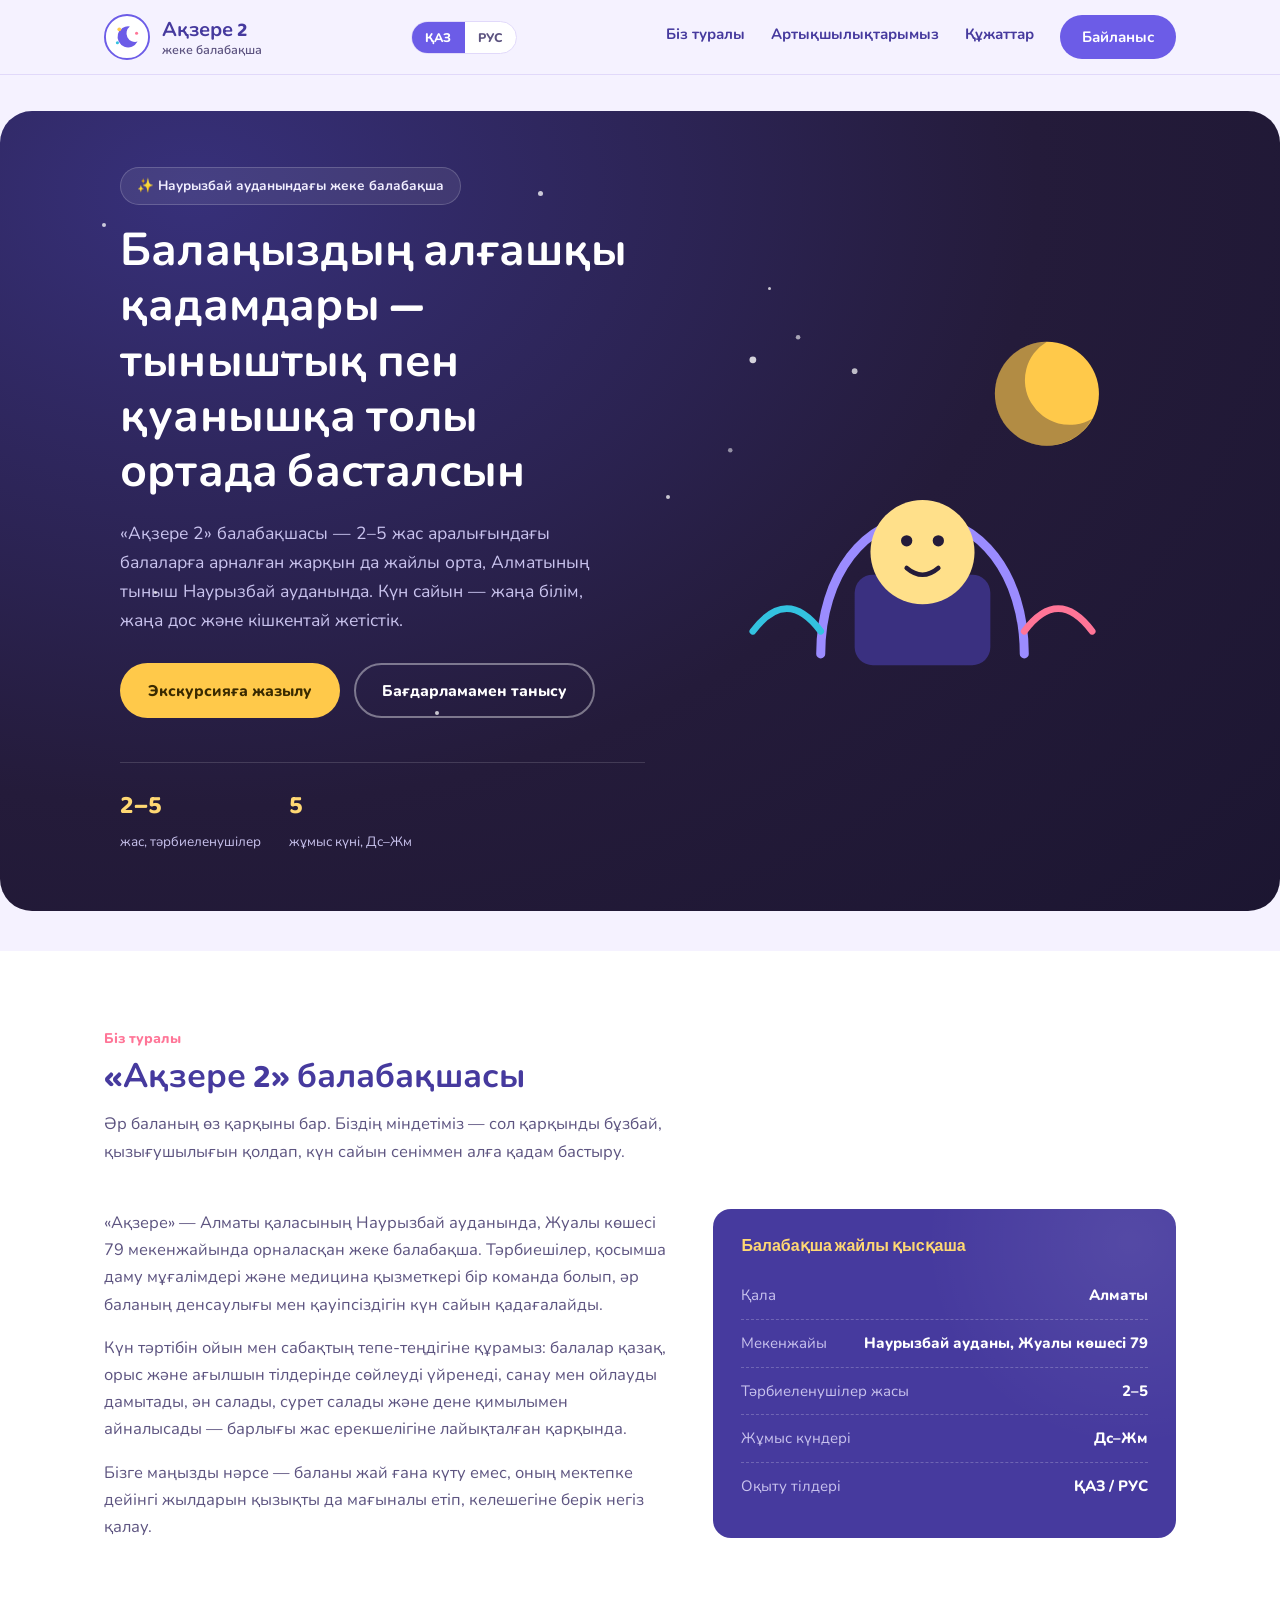
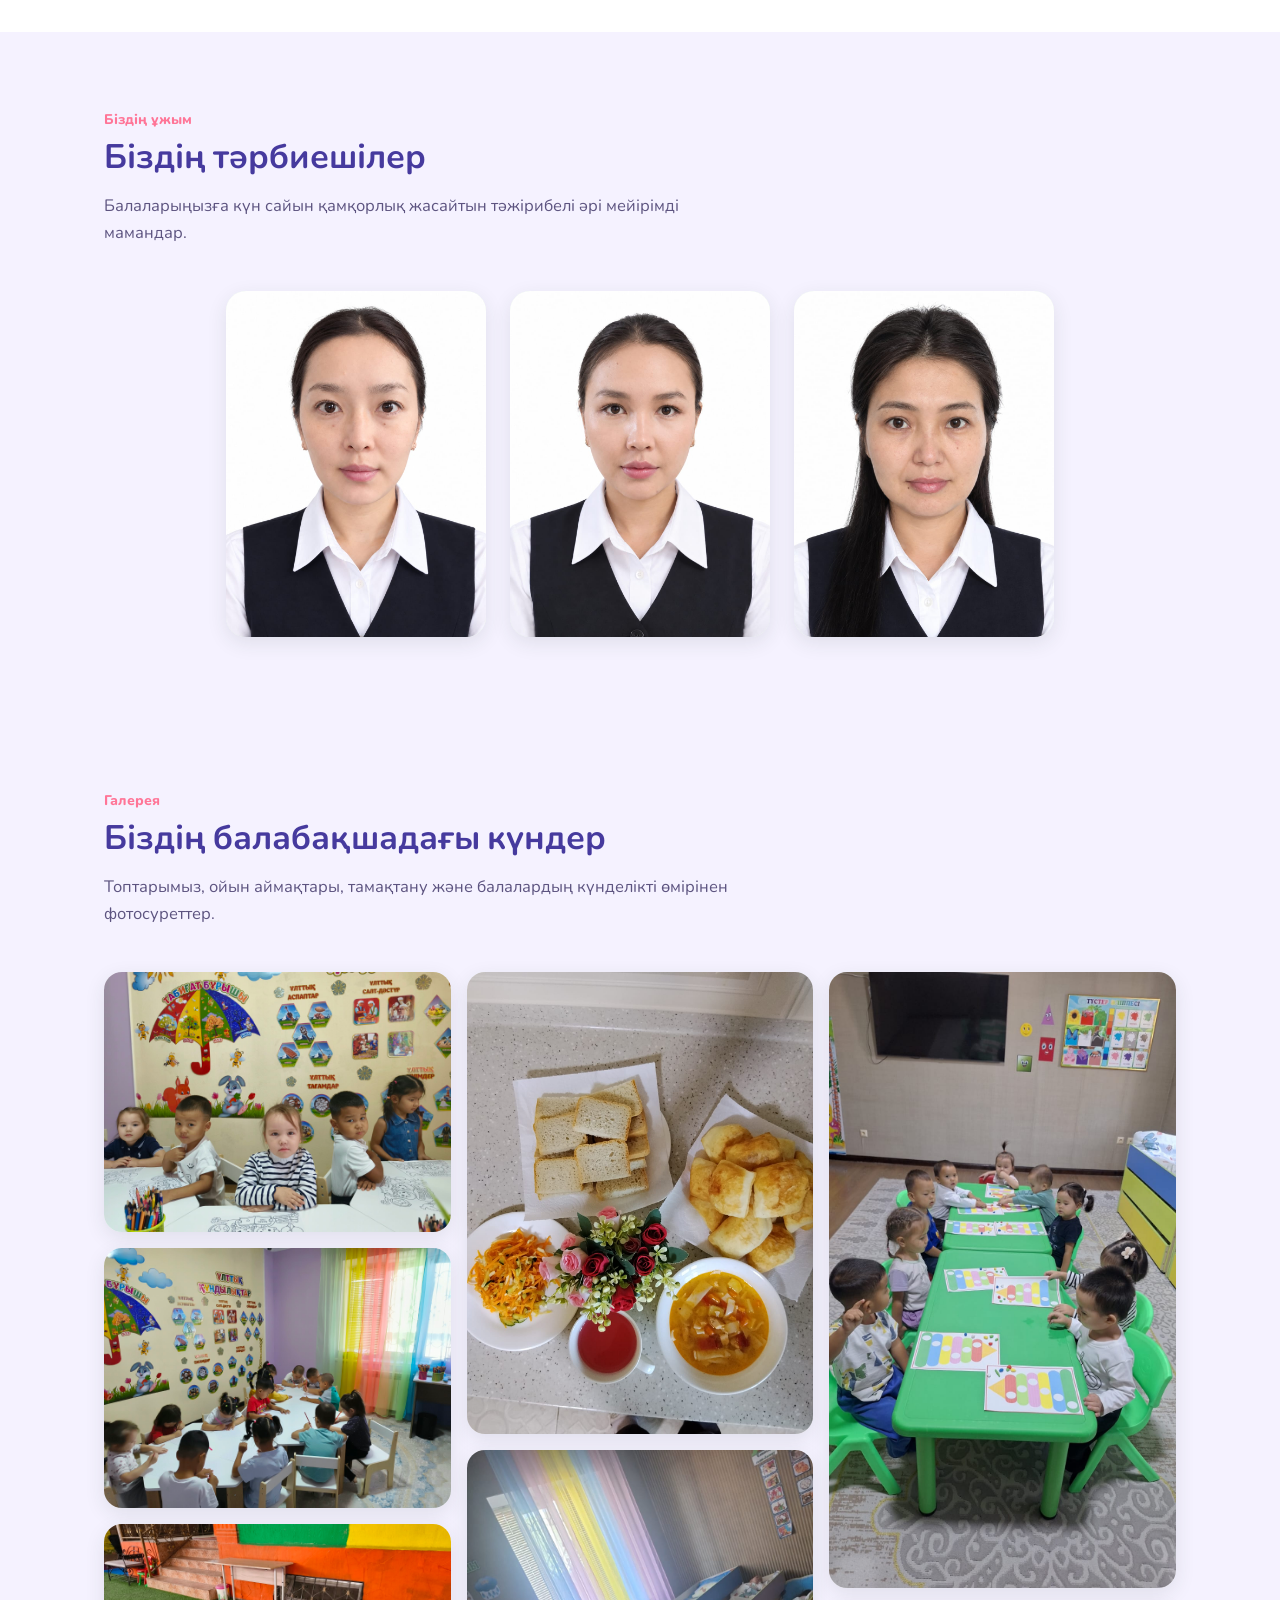
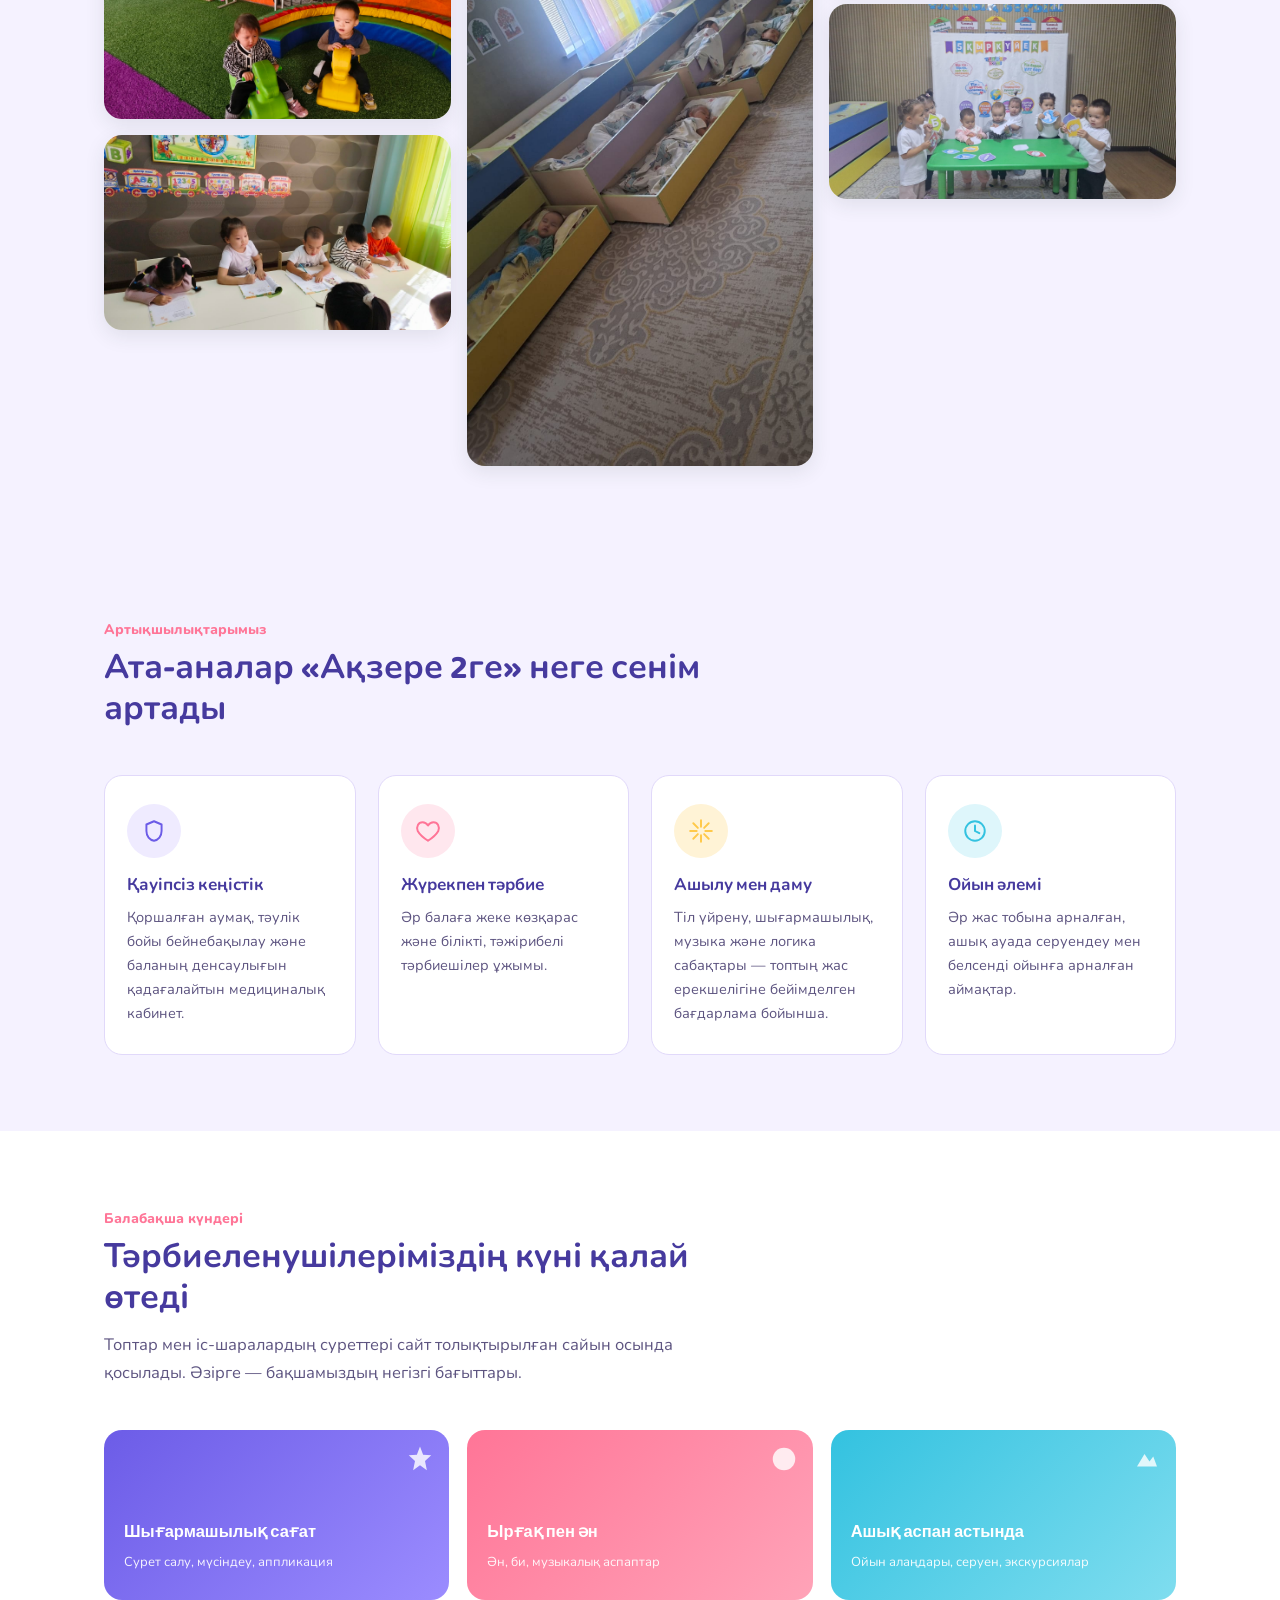
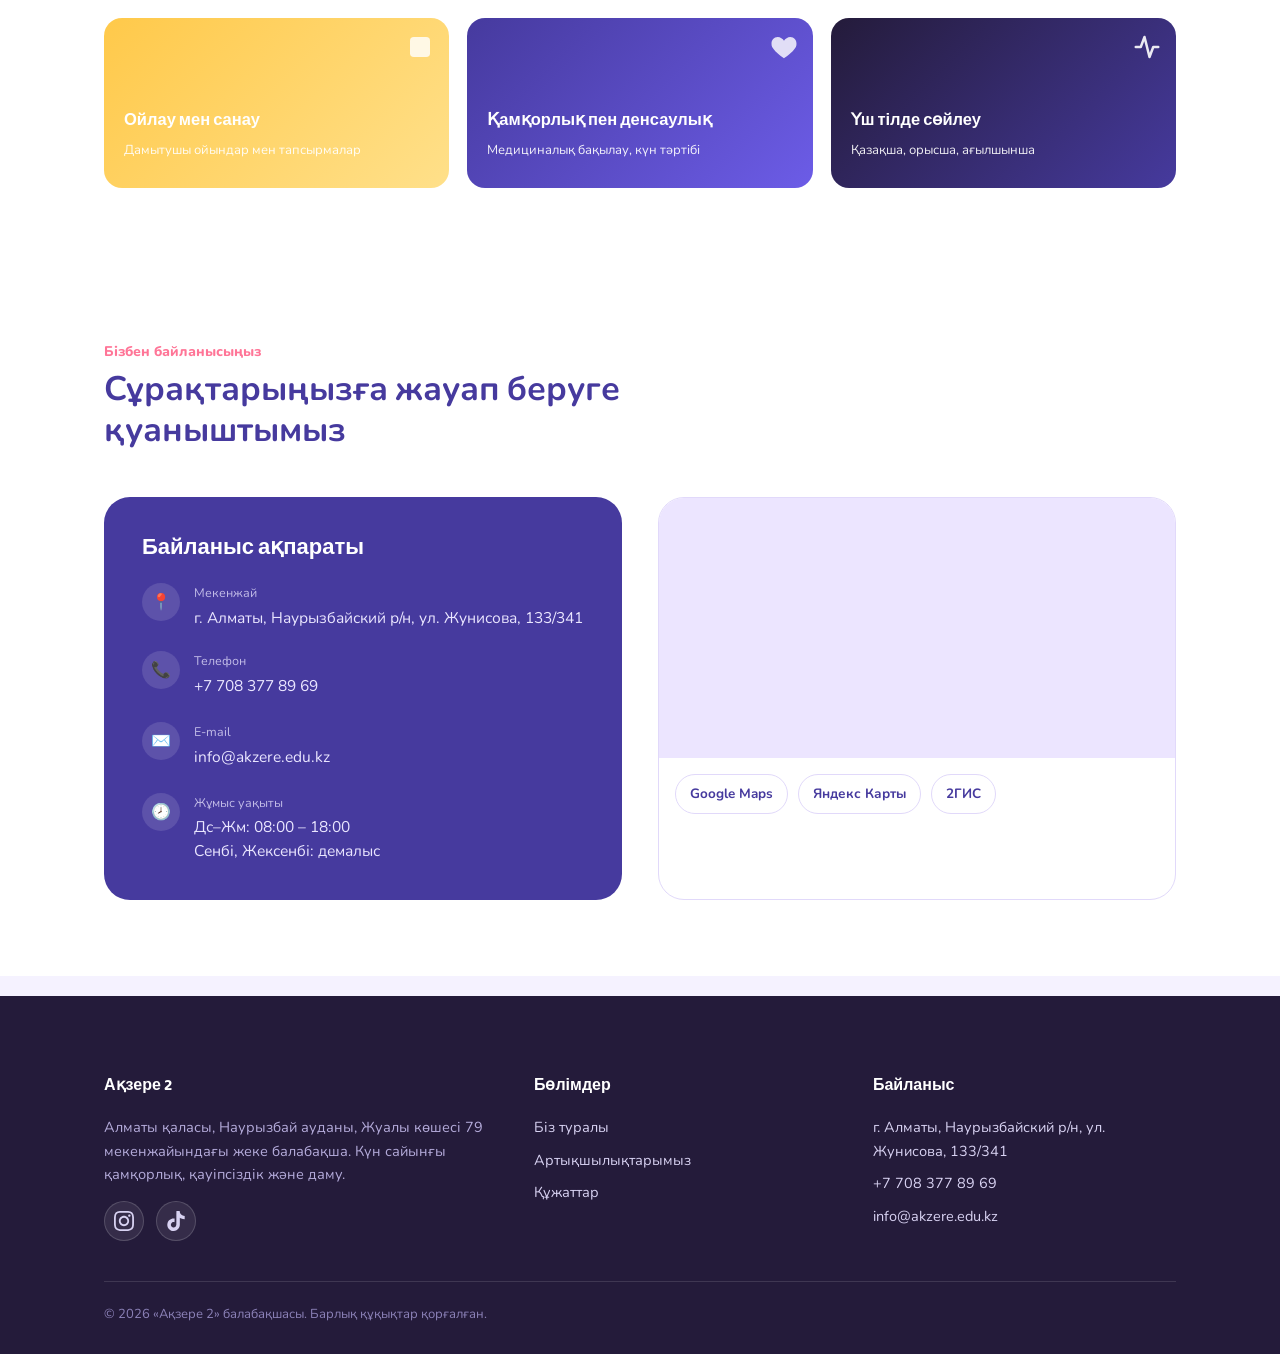
<file: index.html>
<!DOCTYPE html>
<html lang="kk">
<head>
<meta charset="UTF-8">
<meta name="viewport" content="width=device-width, initial-scale=1, viewport-fit=cover">
<title>«Ақзере 2» балабақшасы</title>
<meta name="description" content="«Ақзере 2» — Алматы қаласындағы жеке балабақша">
<link rel="preconnect" href="https://fonts.googleapis.com">
<link rel="preconnect" href="https://fonts.gstatic.com" crossorigin>
<link href="https://fonts.googleapis.com/css2?family=Baloo+2:wght@500;600;700;800&family=Nunito:wght@400;600;700;800&display=swap" rel="stylesheet">
<link rel="stylesheet" href="style.css">
</head>
<body>

<header class="site">
  <nav class="main">
    <a href="#top" class="brand-row">
      <svg class="emblem" viewBox="0 0 48 48" fill="none" xmlns="http://www.w3.org/2000/svg">
        <circle cx="24" cy="24" r="23" fill="var(--surface)" stroke="var(--primary)" stroke-width="2"/>
        <path d="M27 13a11 11 0 1 0 8 15.8A9 9 0 0 1 27 13Z" fill="var(--primary)"/>
        <circle cx="16" cy="16" r="2" fill="var(--gold)"/>
        <circle cx="34" cy="20" r="1.6" fill="var(--pink)"/>
        <circle cx="14" cy="30" r="1.6" fill="var(--teal)"/>
      </svg>
      <span class="name brand">Ақзере 2<small data-i18n="brand.tagline">жеке балабақша</small></span>
    </a>

    <div class="nav-right">
      <div class="lang-switch" role="group" aria-label="Тіл / Язык">
        <button type="button" class="lang-btn" data-lang="kk">ҚАЗ</button>
        <button type="button" class="lang-btn" data-lang="ru">РУС</button>
      </div>
      <button class="burger" id="burgerBtn" aria-label="Меню">
        <span></span><span></span><span></span>
      </button>
    </div>

    <div class="navlinks" id="navLinks">
      <a href="#about" data-i18n="nav.about">Біз туралы</a>
      <a href="#advantages" data-i18n="nav.advantages">Артықшылықтарымыз</a>
      <a href="documents.html" data-i18n="nav.documents">Құжаттар</a>
      <a href="#contact" class="cta" data-i18n="nav.contact">Байланыс</a>
    </div>
  </nav>
</header>

<main id="top">

  <!-- ===== HERO ===== -->
  <section class="hero">
    <div class="panel">
      <span class="star" style="width:4px;height:4px;top:14%;left:8%;"></span>
      <span class="star" style="width:3px;height:3px;top:30%;left:22%;animation-delay:.6s;"></span>
      <span class="star" style="width:5px;height:5px;top:10%;left:42%;animation-delay:1.1s;"></span>
      <span class="star" style="width:3px;height:3px;top:60%;left:12%;animation-delay:.3s;"></span>
      <span class="star" style="width:4px;height:4px;top:75%;left:34%;animation-delay:1.6s;"></span>
      <span class="star" style="width:3px;height:3px;top:22%;left:60%;animation-delay:.9s;"></span>
      <span class="star" style="width:4px;height:4px;top:48%;left:52%;animation-delay:2s;"></span>
      <div class="wrap">
        <div>
          <span class="eyebrow" data-i18n="hero.eyebrow">✨ Наурызбай ауданындағы жеке балабақша</span>
          <h1 data-i18n-html="hero.title">Балаңыздың алғашқы қадамдары —<br>тыныштық пен қуанышқа толы ортада басталсын</h1>
          <p class="lead" data-i18n="hero.lead">«Ақзере 2» балабақшасы — 2–5 жас аралығындағы балаларға арналған жарқын да жайлы орта, Алматының тыныш Наурызбай ауданында. Күн сайын — жаңа білім, жаңа дос және кішкентай жетістік.</p>
          <div class="hero-ctas">
            <a href="#contact" class="btn btn-primary" data-i18n="hero.cta1">Экскурсияға жазылу</a>
            <a href="#about" class="btn btn-ghost" data-i18n="hero.cta2">Бағдарламамен танысу</a>
          </div>
          <div class="stat-strip">
            <div><b>2–5</b><span data-i18n="hero.stat1">жас, тәрбиеленушілер</span></div>
            <div><b>5</b><span data-i18n="hero.stat2">жұмыс күні, Дс–Жм</span></div>
          </div>
        </div>
        <div class="hero-art">
          <svg viewBox="0 0 420 380" width="100%" xmlns="http://www.w3.org/2000/svg">
            <circle cx="320" cy="90" r="46" fill="#FFC94A"/>
            <circle cx="304" cy="76" r="46" fill="#241B3A" opacity="0.001"/>
            <path d="M320 44a46 46 0 1 0 40 68 36 36 0 0 1-40-68Z" fill="#241B3A" opacity="0.35"/>
            <circle cx="60" cy="60" r="3" fill="#fff" opacity="0.8"/>
            <circle cx="100" cy="40" r="2" fill="#fff" opacity="0.6"/>
            <circle cx="150" cy="70" r="2.5" fill="#fff" opacity="0.7"/>
            <circle cx="40" cy="140" r="2" fill="#fff" opacity="0.5"/>
            <path d="M120 320c0-70 40-120 90-120s90 50 90 120" fill="none" stroke="#9B8CFF" stroke-width="8" stroke-linecap="round"/>
            <rect x="150" y="250" width="120" height="80" rx="16" fill="#3A3080"/>
            <circle cx="210" cy="230" r="46" fill="#FFE08A"/>
            <circle cx="196" cy="220" r="5" fill="#241B3A"/>
            <circle cx="224" cy="220" r="5" fill="#241B3A"/>
            <path d="M196 244q14 12 28 0" stroke="#241B3A" stroke-width="4" fill="none" stroke-linecap="round"/>
            <path d="M60 300q30-40 60 0" stroke="#33C2E0" stroke-width="6" fill="none" stroke-linecap="round"/>
            <path d="M300 300q30-40 60 0" stroke="#FF7597" stroke-width="6" fill="none" stroke-linecap="round"/>
          </svg>
        </div>
      </div>
    </div>
  </section>

  <!-- ===== ABOUT ===== -->
  <section id="about" class="alt">
    <div class="wrap">
      <div class="section-head">
        <span class="tag" data-i18n="about.tag">Біз туралы</span>
        <h2 data-i18n="about.title">«Ақзере 2» балабақшасы</h2>
        <p data-i18n="about.lead">Әр баланың өз қарқыны бар. Біздің міндетіміз — сол қарқынды бұзбай, қызығушылығын қолдап, күн сайын сеніммен алға қадам бастыру.</p>
      </div>
      <div class="about-grid">
        <div>
          <p data-i18n="about.p1">«Ақзере» — Алматы қаласының Наурызбай ауданында, Жуалы көшесі 79 мекенжайында орналасқан жеке балабақша. Тәрбиешілер, қосымша даму мұғалімдері және медицина қызметкері бір команда болып, әр баланың денсаулығы мен қауіпсіздігін күн сайын қадағалайды.</p>
          <p data-i18n="about.p2">Күн тәртібін ойын мен сабақтың тепе-теңдігіне құрамыз: балалар қазақ, орыс және ағылшын тілдерінде сөйлеуді үйренеді, санау мен ойлауды дамытады, ән салады, сурет салады және дене қимылымен айналысады — барлығы жас ерекшелігіне лайықталған қарқында.</p>
          <p data-i18n="about.p3">Бізге маңызды нәрсе — баланы жай ғана күту емес, оның мектепке дейінгі жылдарын қызықты да мағыналы етіп, келешегіне берік негіз қалау.</p>
        </div>
        <div class="fact-card">
          <h3 data-i18n="about.factTitle">Балабақша жайлы қысқаша</h3>
          <ul class="fact-list">
            <li><span class="k" data-i18n="about.fact1k">Қала</span><span class="v">Алматы</span></li>
            <li><span class="k" data-i18n="about.fact2k">Мекенжайы</span><span class="v" data-i18n="about.fact2v">Наурызбай ауданы, Жуалы көшесі 79</span></li>
            <li><span class="k" data-i18n="about.fact3k">Тәрбиеленушілер жасы</span><span class="v">2–5</span></li>
            <li><span class="k" data-i18n="about.fact4k">Жұмыс күндері</span><span class="v" data-i18n="about.fact4v">Дс–Жм</span></li>
            <li><span class="k" data-i18n="about.fact5k">Оқыту тілдері</span><span class="v" data-i18n="about.fact5v">ҚАЗ / РУС</span></li>
          </ul>
        </div>
      </div>
    </div>
  </section>
        

  <!-- ===== TEACHERS ===== -->
  <section id="teachers">
    <div class="wrap">
      <div class="section-head">
        <span class="tag" data-i18n="teachers.tag">Біздің ұжым</span>
        <h2 data-i18n="teachers.title">Біздің тәрбиешілер</h2>
        <p data-i18n="teachers.lead">Балаларыңызға күн сайын қамқорлық жасайтын тәжірибелі әрі мейірімді мамандар.</p>
      </div>
      <div class="teachers-grid">
        <div class="teacher-card">
          <div class="teacher-photo"><img src="images/gallery/teacher-1.jpg" alt="Тәрбиеші 1" loading="lazy"></div>
        </div>
        <div class="teacher-card">
          <div class="teacher-photo"><img src="images/gallery/teacher-2.jpg" alt="Тәрбиеші 2" loading="lazy"></div>
        </div>
        <div class="teacher-card">
          <div class="teacher-photo"><img src="images/gallery/teacher-3.jpg" alt="Тәрбиеші 3" loading="lazy"></div>
        </div>
      </div>
    </div>
  </section>

  <!-- ===== PHOTO GALLERY ===== -->
  <section id="photos">
   <div class="wrap">
     <div class="section-head">
       <span class="tag" data-i18n="photos.tag">Галерея</span>
       <h2 data-i18n="photos.title">Біздің балабақшадағы күндер</h2>
       <p data-i18n="photos.lead">Топтарымыз, ойын аймақтары, тамақтану және балалардың күнделікті өмірінен фотосуреттер.</p>
     </div>
     <div class="photo-gallery">
       <button type="button" class="ph" data-full="images/gallery/1.jpg" aria-label="Фото 1"><img src="images/gallery/1.jpg" alt="Фото 1" loading="lazy"></button>
        <button type="button" class="ph" data-full="images/gallery/2.jpg" aria-label="Фото 2"><img src="images/gallery/2.jpg" alt="Фото 2" loading="lazy"></button>
        <button type="button" class="ph" data-full="images/gallery/3.jpg" aria-label="Фото 3"><img src="images/gallery/3.jpg" alt="Фото 3" loading="lazy"></button>
       <button type="button" class="ph" data-full="images/gallery/4.jpg" aria-label="Фото 4"><img src="images/gallery/4.jpg" alt="Фото 4" loading="lazy"></button>
       <button type="button" class="ph" data-full="images/gallery/5.jpg" aria-label="Фото 5"><img src="images/gallery/5.jpg" alt="Фото 5" loading="lazy"></button>
        <button type="button" class="ph" data-full="images/gallery/6.jpg" aria-label="Фото 6"><img src="images/gallery/6.jpg" alt="Фото 6" loading="lazy"></button>
        <button type="button" class="ph" data-full="images/gallery/7.jpg" aria-label="Фото 7"><img src="images/gallery/7.jpg" alt="Фото 7" loading="lazy"></button>
       <button type="button" class="ph" data-full="images/gallery/8.jpg" aria-label="Фото 8"><img src="images/gallery/8.jpg" alt="Фото 8" loading="lazy"></button>
     </div>
   </div>
  </section>

  <!-- ===== ADVANTAGES ===== -->
  <section id="advantages">
    <div class="wrap">
      <div class="section-head">
        <span class="tag" data-i18n="adv.tag">Артықшылықтарымыз</span>
        <h2 data-i18n="adv.title">Ата-аналар «Ақзере 2ге» неге сенім артады</h2>
      </div>
      <div class="adv-grid">
        <div class="adv-card">
          <div class="icon-wrap">
            <svg width="26" height="26" viewBox="0 0 24 24" fill="none"><path d="M12 3l7 3v6c0 5-3 8.5-7 9-4-.5-7-4-7-9V6l7-3Z" stroke="#6C5CE7" stroke-width="1.8" stroke-linejoin="round"/></svg>
          </div>
          <h3 data-i18n="adv.c1t">Қауіпсіз кеңістік</h3>
          <p data-i18n="adv.c1p">Қоршалған аумақ, тәулік бойы бейнебақылау және баланың денсаулығын қадағалайтын медициналық кабинет.</p>
        </div>
        <div class="adv-card">
          <div class="icon-wrap">
            <svg width="26" height="26" viewBox="0 0 24 24" fill="none"><path d="M12 21s-7-4.5-9.5-9C1 8 3 4 7 4c2 0 4 1.5 5 3 1-1.5 3-3 5-3 4 0 6 4 4.5 8-2.5 4.5-9.5 9-9.5 9Z" stroke="#FF7597" stroke-width="1.8" stroke-linejoin="round"/></svg>
          </div>
          <h3 data-i18n="adv.c2t">Жүрекпен тәрбие</h3>
          <p data-i18n="adv.c2p">Әр балаға жеке көзқарас және білікті, тәжірибелі тәрбиешілер ұжымы.</p>
        </div>
        <div class="adv-card">
          <div class="icon-wrap">
            <svg width="26" height="26" viewBox="0 0 24 24" fill="none"><path d="M12 2v6M12 16v6M4.9 4.9l4.2 4.2M14.9 14.9l4.2 4.2M2 12h6M16 12h6M4.9 19.1l4.2-4.2M14.9 9.1l4.2-4.2" stroke="#FFC94A" stroke-width="1.8" stroke-linecap="round"/></svg>
          </div>
          <h3 data-i18n="adv.c3t">Ашылу мен даму</h3>
          <p data-i18n="adv.c3p">Тіл үйрену, шығармашылық, музыка және логика сабақтары — топтың жас ерекшелігіне бейімделген бағдарлама бойынша.</p>
        </div>
        <div class="adv-card">
          <div class="icon-wrap">
            <svg width="26" height="26" viewBox="0 0 24 24" fill="none"><circle cx="12" cy="12" r="9" stroke="#33C2E0" stroke-width="1.8"/><path d="M12 7v5l4 2" stroke="#33C2E0" stroke-width="1.8" stroke-linecap="round"/></svg>
          </div>
          <h3 data-i18n="adv.c4t">Ойын әлемі</h3>
          <p data-i18n="adv.c4p">Әр жас тобына арналған, ашық ауада серуендеу мен белсенді ойынға арналған аймақтар.</p>
        </div>
      </div>
    </div>
  </section>

  <!-- ===== GALLERY ===== -->
  <section id="gallery" class="alt">
    <div class="wrap">
      <div class="section-head">
        <span class="tag" data-i18n="gal.tag">Балабақша күндері</span>
        <h2 data-i18n="gal.title">Тәрбиеленушілеріміздің күні қалай өтеді</h2>
        <p data-i18n="gal.lead">Топтар мен іс-шаралардың суреттері сайт толықтырылған сайын осында қосылады. Әзірге — бақшамыздың негізгі бағыттары.</p>
      </div>
      <div class="gal-grid">
        <div class="gal-card g1"><svg width="30" height="30" viewBox="0 0 24 24" fill="none"><path d="M12 2l2.5 6.5L21 9l-5 4.5L17.5 21 12 17l-5.5 4L8 13.5 3 9l6.5-.5L12 2Z" fill="#fff" opacity="0.9"/></svg><h4 data-i18n="gal.g1t">Шығармашылық сағат</h4><span data-i18n="gal.g1d">Сурет салу, мүсіндеу, аппликация</span></div>
        <div class="gal-card g2"><svg width="30" height="30" viewBox="0 0 24 24" fill="none"><circle cx="12" cy="12" r="9" fill="#fff" opacity="0.9"/></svg><h4 data-i18n="gal.g2t">Ырғақ пен ән</h4><span data-i18n="gal.g2d">Ән, би, музыкалық аспаптар</span></div>
        <div class="gal-card g3"><svg width="30" height="30" viewBox="0 0 24 24" fill="none"><path d="M4 18l6-10 4 6 3-4 3 8H4Z" fill="#fff" opacity="0.9"/></svg><h4 data-i18n="gal.g3t">Ашық аспан астында</h4><span data-i18n="gal.g3d">Ойын алаңдары, серуен, экскурсиялар</span></div>
        <div class="gal-card g4"><svg width="30" height="30" viewBox="0 0 24 24" fill="none"><rect x="4" y="4" width="16" height="16" rx="3" fill="#fff" opacity="0.9"/></svg><h4 data-i18n="gal.g4t">Ойлау мен санау</h4><span data-i18n="gal.g4d">Дамытушы ойындар мен тапсырмалар</span></div>
        <div class="gal-card g5"><svg width="30" height="30" viewBox="0 0 24 24" fill="none"><path d="M12 21s-7-4.5-9.5-9C1 8 3 4 7 4c2 0 4 1.5 5 3 1-1.5 3-3 5-3 4 0 6 4 4.5 8-2.5 4.5-9.5 9-9.5 9Z" fill="#fff" opacity="0.9"/></svg><h4 data-i18n="gal.g5t">Қамқорлық пен денсаулық</h4><span data-i18n="gal.g5d">Медициналық бақылау, күн тәртібі</span></div>
        <div class="gal-card g6"><svg width="30" height="30" viewBox="0 0 24 24" fill="none"><path d="M3 12h4l3-8 4 16 3-8h4" stroke="#fff" stroke-width="2" fill="none" stroke-linecap="round" stroke-linejoin="round"/></svg><h4 data-i18n="gal.g6t">Үш тілде сөйлеу</h4><span data-i18n="gal.g6d">Қазақша, орысша, ағылшынша</span></div>
      </div>
    </div>
  </section>

  <!-- ===== CONTACT ===== -->
  <section id="contact" class="alt">
    <div class="wrap">
      <div class="section-head">
        <span class="tag" data-i18n="contact.tag">Бізбен байланысыңыз</span>
        <h2 data-i18n="contact.title">Сұрақтарыңызға жауап беруге қуаныштымыз</h2>
      </div>
      <div class="contact-grid">
        <div class="contact-card">
          <h3 data-i18n="contact.cardTitle">Байланыс ақпараты</h3>
          <div class="contact-row">
            <div class="ic">📍</div>
            <div>
              <div class="label" data-i18n="contact.addrLabel">Мекенжай</div>
              <div class="txt" data-i18n="contact.addrValue">г. Алматы, Наурызбайский р/н, ул. Жунисова, 133/341</div>
            </div>
          </div>
          <div class="contact-row">
            <div class="ic">📞</div>
            <div>
              <div class="label" data-i18n="contact.phoneLabel">Телефон</div>
              <a href="tel:+77083778969">+7 708 377 89 69</a>
            </div>
          </div>
          <div class="contact-row">
            <div class="ic">✉️</div>
            <div>
              <div class="label">E-mail</div>
              <a href="mailto:info@akzere.edu.kz">info@akzere.edu.kz</a>
            </div>
          </div>
          <div class="contact-row">
            <div class="ic">🕗</div>
            <div>
              <div class="label" data-i18n="contact.hoursLabel">Жұмыс уақыты</div>
              <div class="txt" data-i18n-html="contact.hoursValue">Дс–Жм: 08:00 – 18:00<br>Сенбі, Жексенбі: демалыс</div>
            </div>
          </div>
        </div>

        <div class="map-card">
          <iframe
            class="map-frame"
            title="Map"
            src="https://www.openstreetmap.org/export/embed.html?bbox=76.7928%2C43.2169%2C76.8000%2C43.2340&amp;layer=mapnik&amp;marker=43.216995%2C76.792808"
            loading="lazy"
            referrerpolicy="no-referrer-when-downgrade">
          </iframe>
          <div class="map-links">
            <a href="https://www.google.com/maps/search/?api=1&amp;query=Алматы+Наурызбайский+район+улица+Жуалы+79" target="_blank" rel="noopener">Google Maps</a>
            <a href="https://www.google.com/maps/place/%D0%96%D0%B0%D0%B9%D0%BB%D0%B0%D1%83+133%2F341,+%D0%90%D0%BB%D0%BC%D0%B0%D1%82%D1%8B/@43.2167816,76.7920135,19.25z/data=!4m14!1m7!3m6!1s0x38834256c2f35419:0x4b927446d83a4026!2zMzQxLCDQltGD0L3QuNGB0L7QstCwINGD0LsuIDEzMywg0JDQu9C80LDRgtGL!3b1!8m2!3d43.217844!4d76.787623!3m5!1s0x388342583599af23:0xabd86bd4e8baf4c5!8m2!3d43.2170083!4d76.7927702!16s%2Fg%2F11kxh3srxq?entry=ttu&g_ep=EgoyMDI2MDkyMy4wIKXMDSoASAFQAw%3D%3D">Яндекс Карты</a>
            <a href="https://2gis.kz/almaty/firm/70000001084067395/76.79268%2C43.21703?m=76.79357%2C43.216865%2F19.46" target="_blank" rel="noopener">2ГИС</a>
          </div>
        </div>

      </div>
    </div>
  </section>

  <!-- Контейнер лайтбокса -->
  <div class="lb" id="lb" aria-hidden="true">
    <button type="button" class="x" aria-label="Жабу">&times;</button>
    <button type="button" class="p" aria-label="Алдыңғы">&#8249;</button>
    <img alt="">
    <button type="button" class="n" aria-label="Келесі">&#8250;</button>
  </div>

</main>

<footer>
  <div class="wrap">
    <div class="foot-grid">
      <div>
        <h4>Ақзере 2</h4>
        <p data-i18n="footer.about">Алматы қаласы, Наурызбай ауданы, Жуалы көшесі 79 мекенжайындағы жеке балабақша. Күн сайынғы қамқорлық, қауіпсіздік және даму.</p>

        <div class="social-links">
          <a href="https://www.instagram.com/akzere_balabaqsha" target="_blank" rel="noopener noreferrer" class="social-btn" aria-label="Instagram">
            <svg viewBox="0 0 24 24">
              <path d="M12 2.163c3.204 0 3.584.012 4.85.07 3.252.148 4.771 1.691 4.919 4.919.058 1.265.069 1.645.069 4.849 0 3.205-.012 3.584-.069 4.849-.149 3.225-1.664 4.771-4.919 4.919-1.266.058-1.644.07-4.85.07-3.204 0-3.584-.012-4.849-.07-3.26-.149-4.771-1.699-4.919-4.92-.058-1.265-.07-1.644-.07-4.849 0-3.204.013-3.583.07-4.849.149-3.227 1.664-4.771 4.919-4.919 1.266-.057 1.645-.069 4.849-.069zm0-2.163c-3.259 0-3.667.014-4.947.072-4.358.2-6.78 2.618-6.98 6.98-.059 1.281-.073 1.689-.073 4.948 0 3.259.014 3.668.072 4.948.2 4.358 2.618 6.78 6.98 6.98 1.281.058 1.689.072 4.948.072 3.259 0 3.668-.014 4.948-.072 4.354-.2 6.782-2.618 6.979-6.98.059-1.28.073-1.689.073-4.948 0-3.259-.014-3.667-.072-4.947-.196-4.354-2.617-6.78-6.979-6.98-1.281-.059-1.69-.073-4.949-.073zm0 5.838c-3.403 0-6.162 2.759-6.162 6.162s2.759 6.163 6.162 6.163 6.162-2.759 6.162-6.163c0-3.403-2.759-6.162-6.162-6.162zm0 10.162c-2.209 0-4-1.79-4-4 0-2.209 1.791-4 4-4s4 1.791 4 4c0 2.21-1.791 4-4 4zm6.406-11.845c-.796 0-1.441.645-1.441 1.44s.645 1.44 1.441 1.44c.795 0 1.439-.645 1.439-1.44s-.644-1.44-1.439-1.44z"/>
            </svg>
          </a>
          <a href="https://www.tiktok.com/@user7842803865869" target="_blank" rel="noopener noreferrer" class="social-btn" aria-label="TikTok">
            <svg viewBox="0 0 24 24">
              <path d="M12.525.02c1.31-.02 2.61-.01 3.91-.02.08 1.53.63 3.09 1.75 4.17 1.12 1.11 2.7 1.62 4.24 1.79v4.03c-1.44-.05-2.89-.35-4.2-.97-.57-.26-1.1-.59-1.62-.93-.01 2.92.01 5.84-.02 8.75-.08 1.4-.54 2.79-1.35 3.94-1.31 1.92-3.58 3.17-5.91 3.21-1.43.08-2.86-.31-4.08-1.03-2.02-1.19-3.44-3.37-3.65-5.71-.02-.5-.03-1-.01-1.49.18-1.9 1.12-3.72 2.58-4.96 1.66-1.44 3.98-2.13 6.15-1.72.02 1.48-.04 2.96-.04 4.44-.99-.32-2.15-.23-3.02.37-.82.56-1.36 1.49-1.41 2.49-.1 1.39.73 2.72 2.02 3.17 1.23.45 2.68.12 3.58-.8.64-.66.97-1.57.97-2.49.02-4.14.01-8.28.01-12.42z"/>
            </svg>
          </a>
        </div>
      </div>

      <div>
        <h4 data-i18n="footer.sections">Бөлімдер</h4>
        <ul>
          <li><a href="index.html#about" data-i18n="nav.about">Біз туралы</a></li>
          <li><a href="index.html#advantages" data-i18n="nav.advantages">Артықшылықтарымыз</a></li>
          <li><a href="documents.html" data-i18n="nav.documents">Құжаттар</a></li>
        </ul>
      </div>

      <div>
        <h4 data-i18n="footer.contacts">Байланыс</h4>
        <ul>
          <li data-i18n="topbar.city">г. Алматы, Наурызбайский р/н, ул. Жунисова, 133/341</li>
          <li><a href="tel:+77083778969">+7 708 377 89 69</a></li>
          <li><a href="mailto:info@akzere.edu.kz">info@akzere.edu.kz</a></li>
        </ul>
      </div>
    </div>

    <div class="foot-bottom">
      <span data-i18n="footer.copy">© 2026 «Ақзере 2» балабақшасы. Барлық құқықтар қорғалған.</span>
    </div>
  </div>
</footer>

<script src="script.js"></script>
<script>
(function(){
  var lb=document.getElementById('lb'),img=lb.querySelector('img');
  var items=[].slice.call(document.querySelectorAll('.photo-gallery .ph')),cur=0;
  function show(i){cur=(i+items.length)%items.length;img.src=items[cur].dataset.full;}
  function open(i){show(i);lb.classList.add('open');document.body.style.overflow='hidden';}
  function close(){lb.classList.remove('open');document.body.style.overflow='';}
  items.forEach(function(b,i){b.addEventListener('click',function(){open(i)})});
  lb.querySelector('.x').onclick=close;
  lb.querySelector('.p').onclick=function(e){e.stopPropagation();show(cur-1)};
  lb.querySelector('.n').onclick=function(e){e.stopPropagation();show(cur+1)};
  lb.addEventListener('click',function(e){if(e.target===lb||e.target===img)close()});
  document.addEventListener('keydown',function(e){
    if(!lb.classList.contains('open'))return;
    if(e.key==='Escape')close();
    if(e.key==='ArrowLeft')show(cur-1);
    if(e.key==='ArrowRight')show(cur+1);
  });
})();
</script>
</body>
</html>
</file>
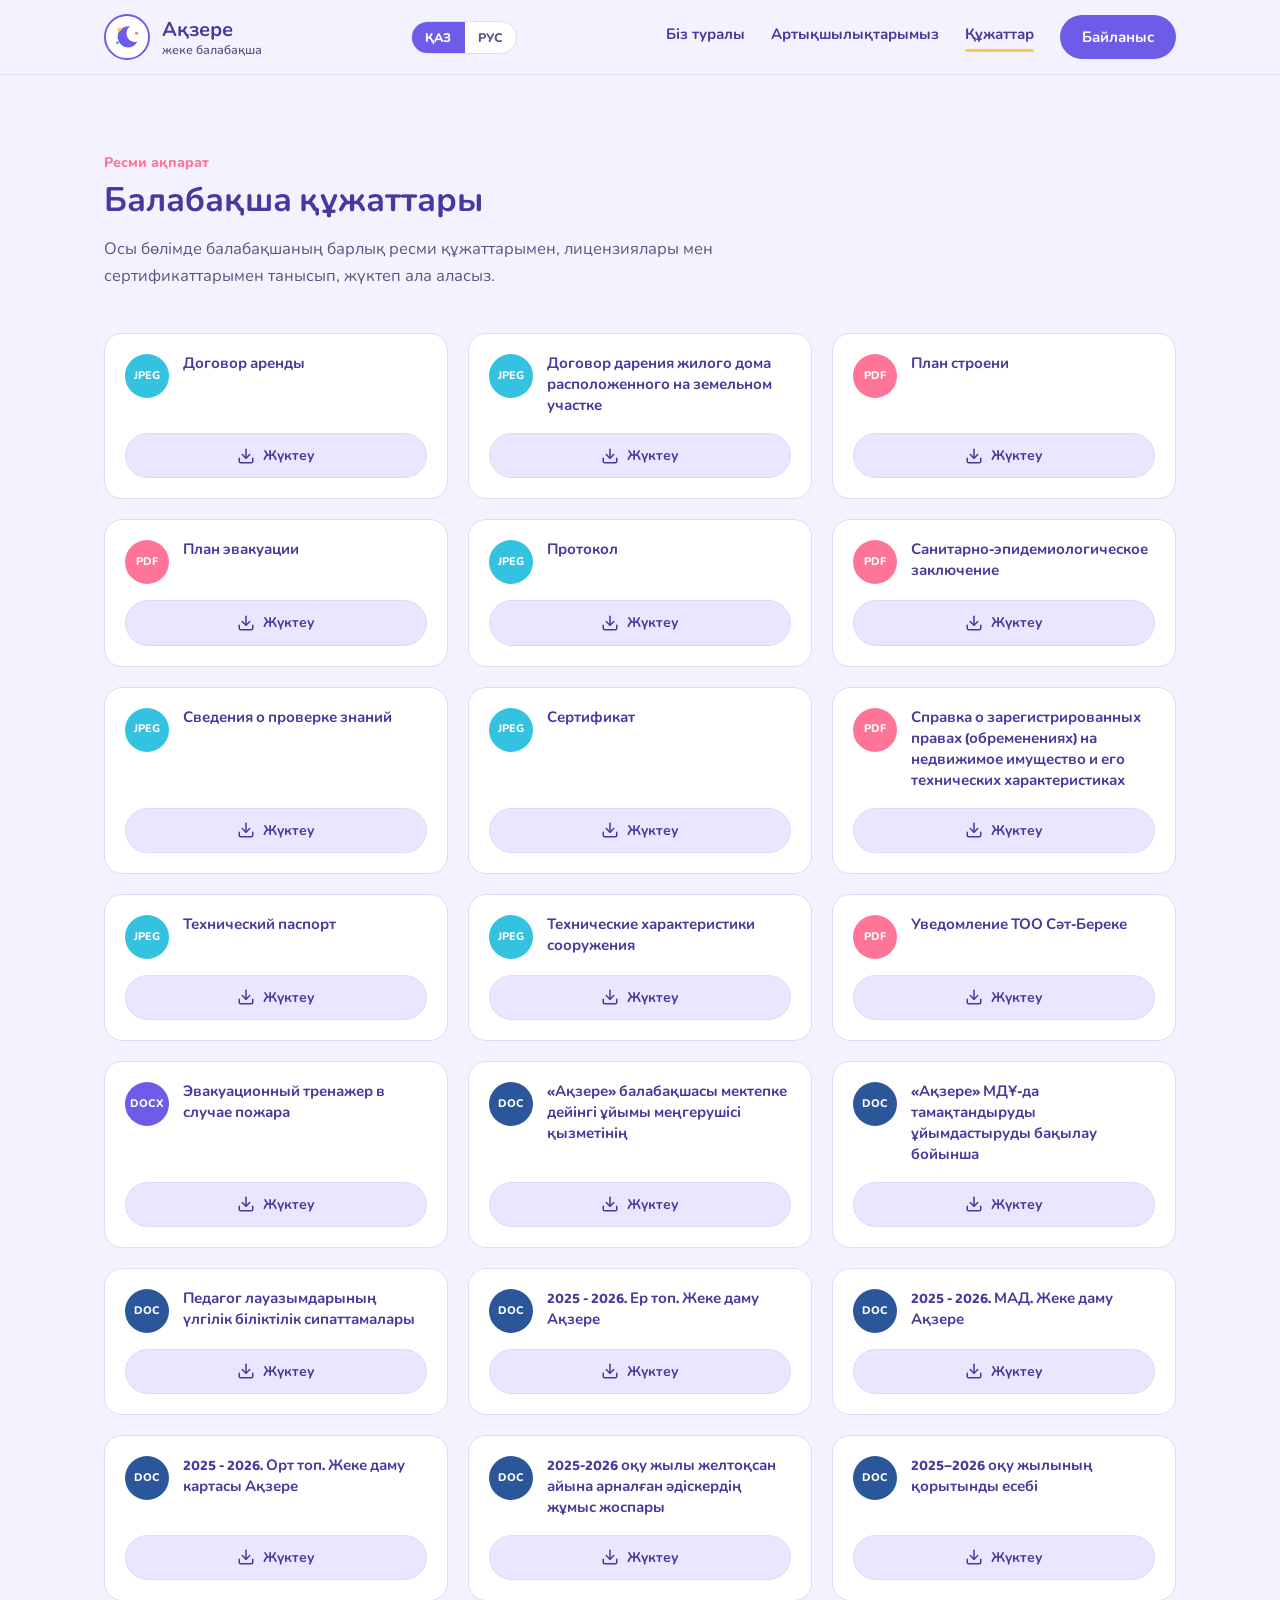
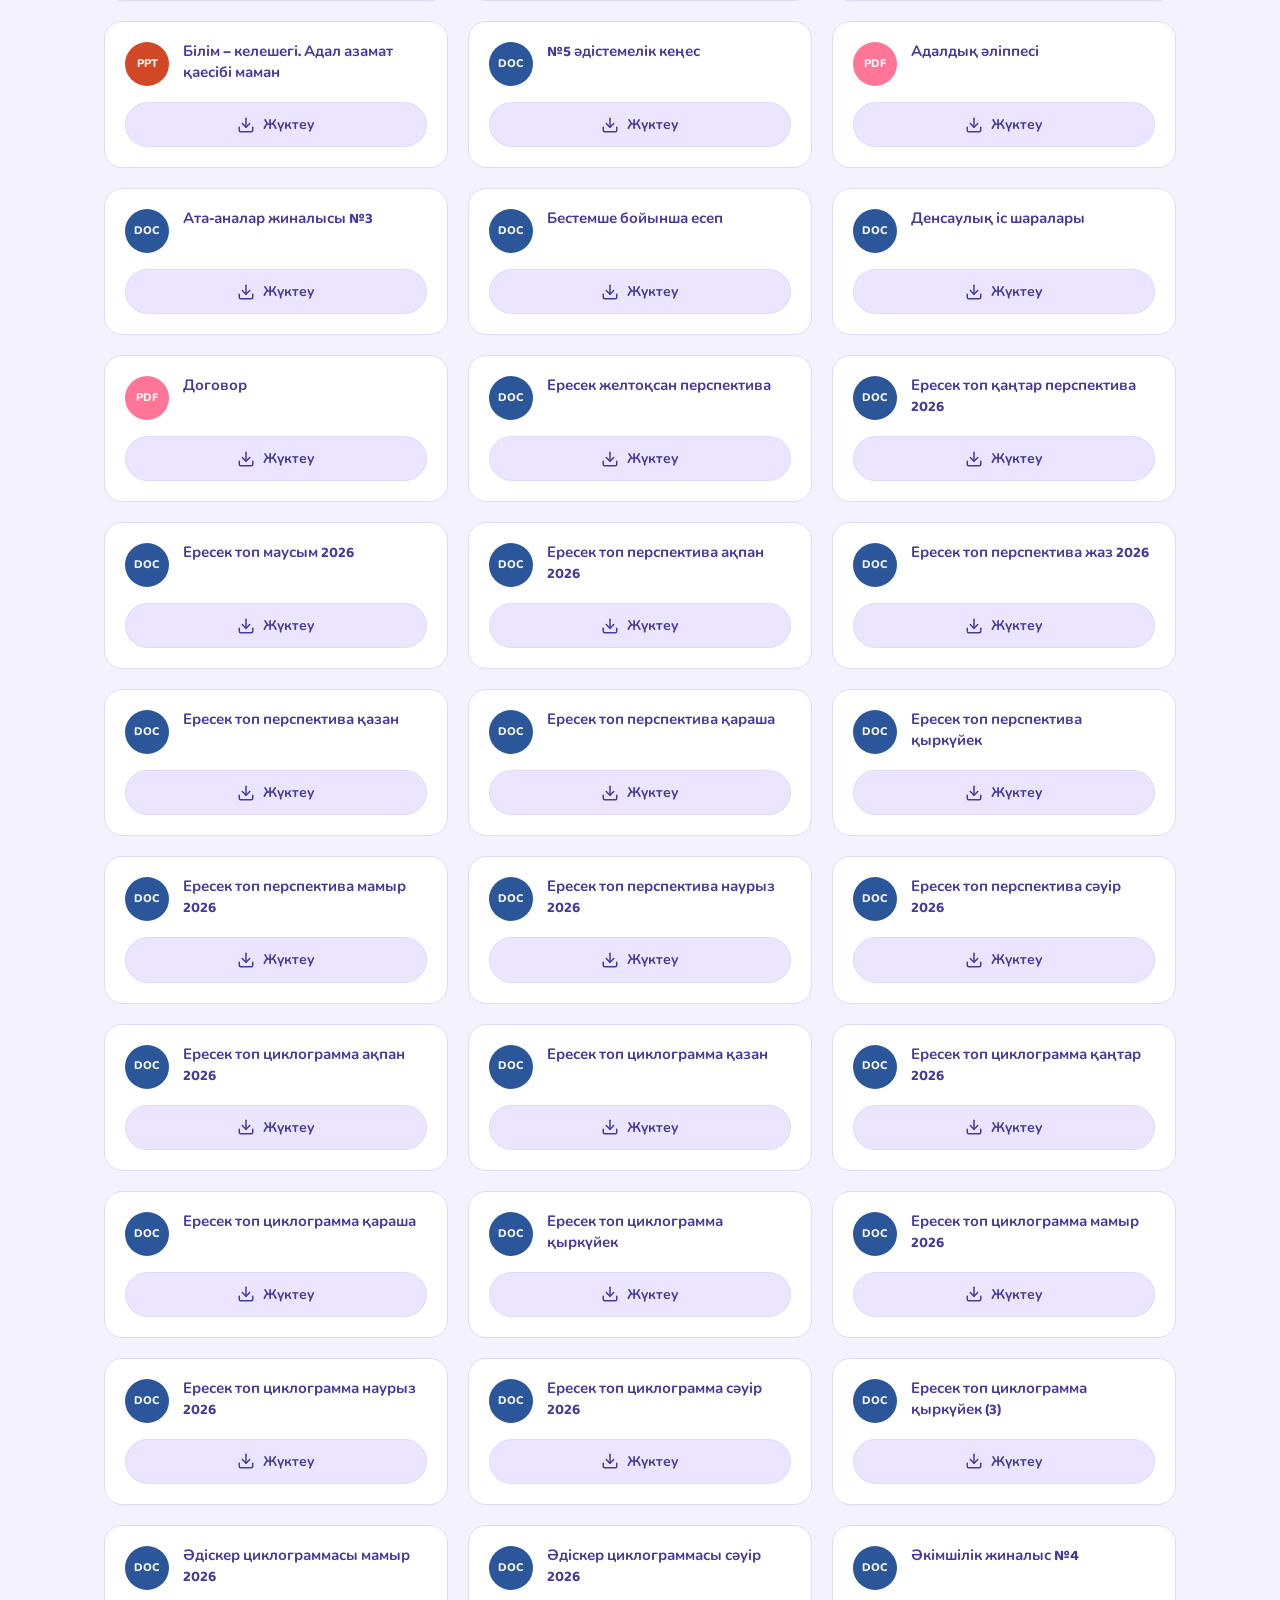
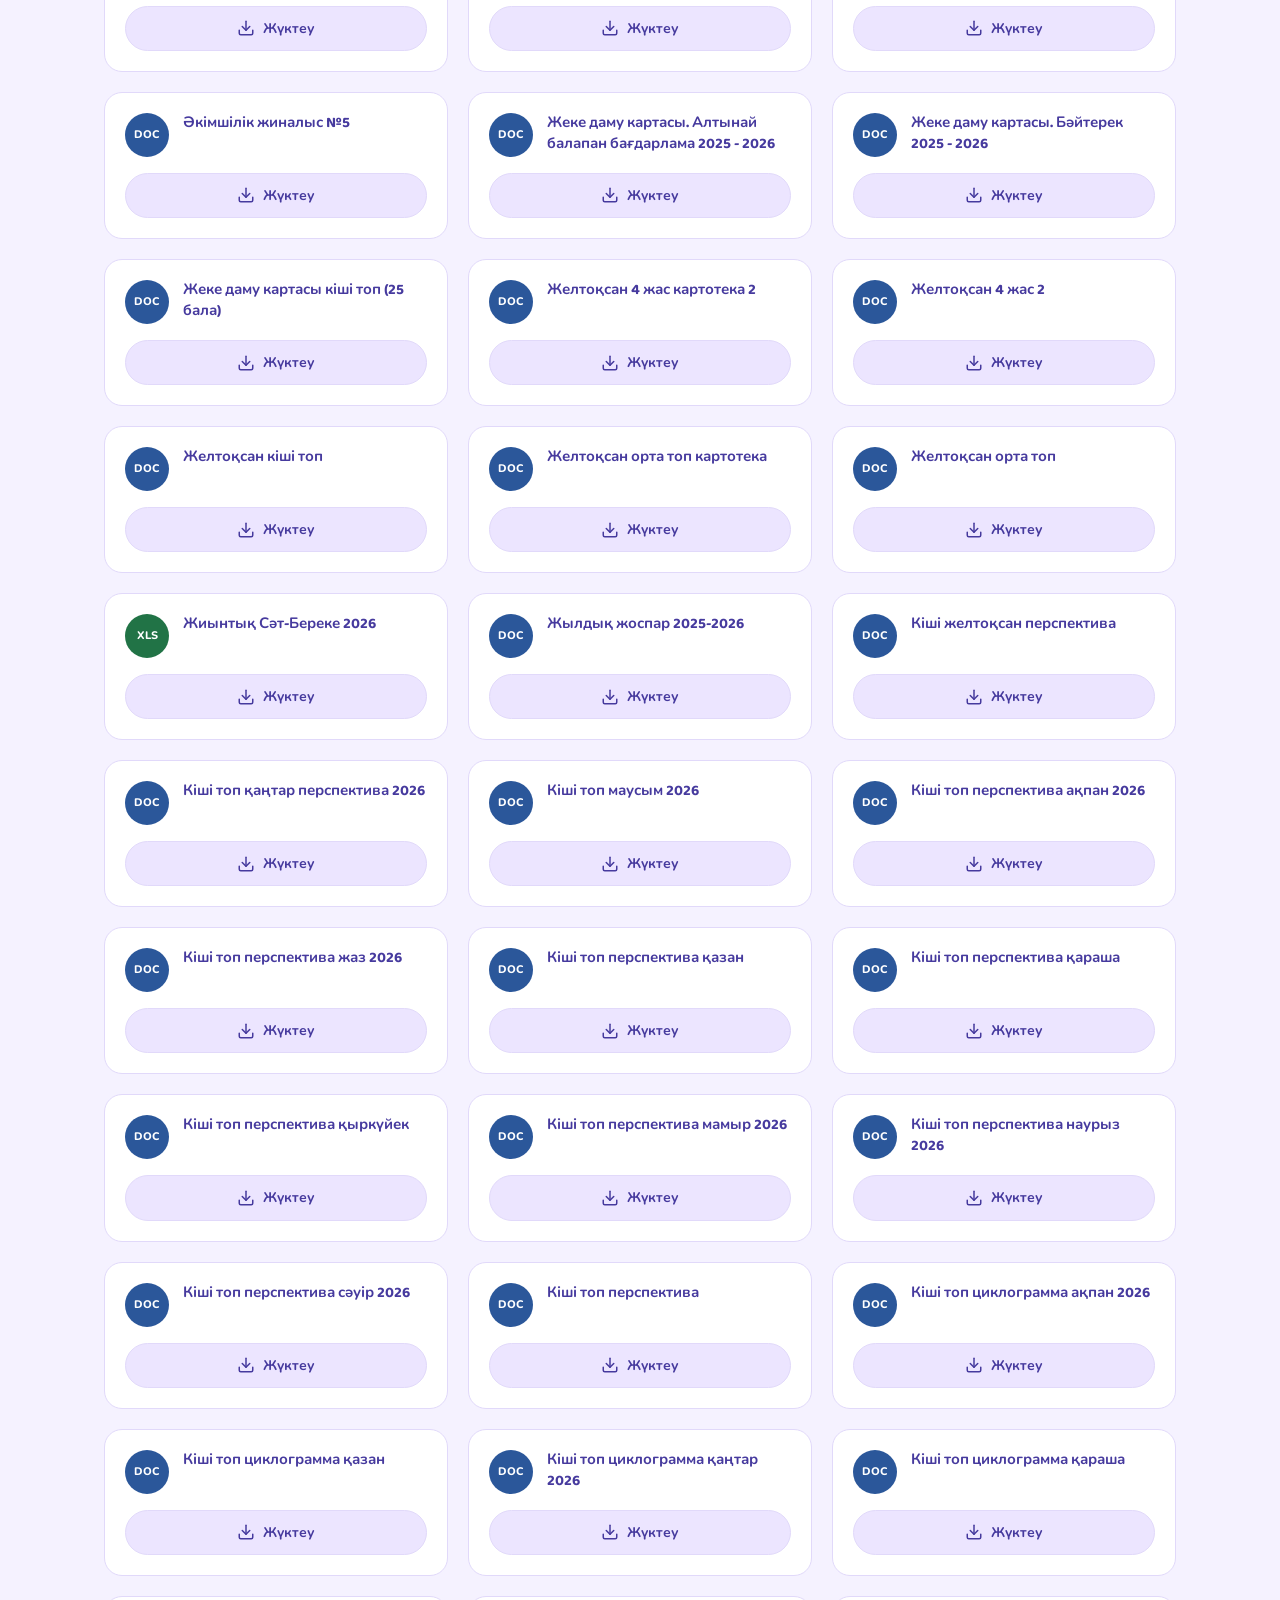
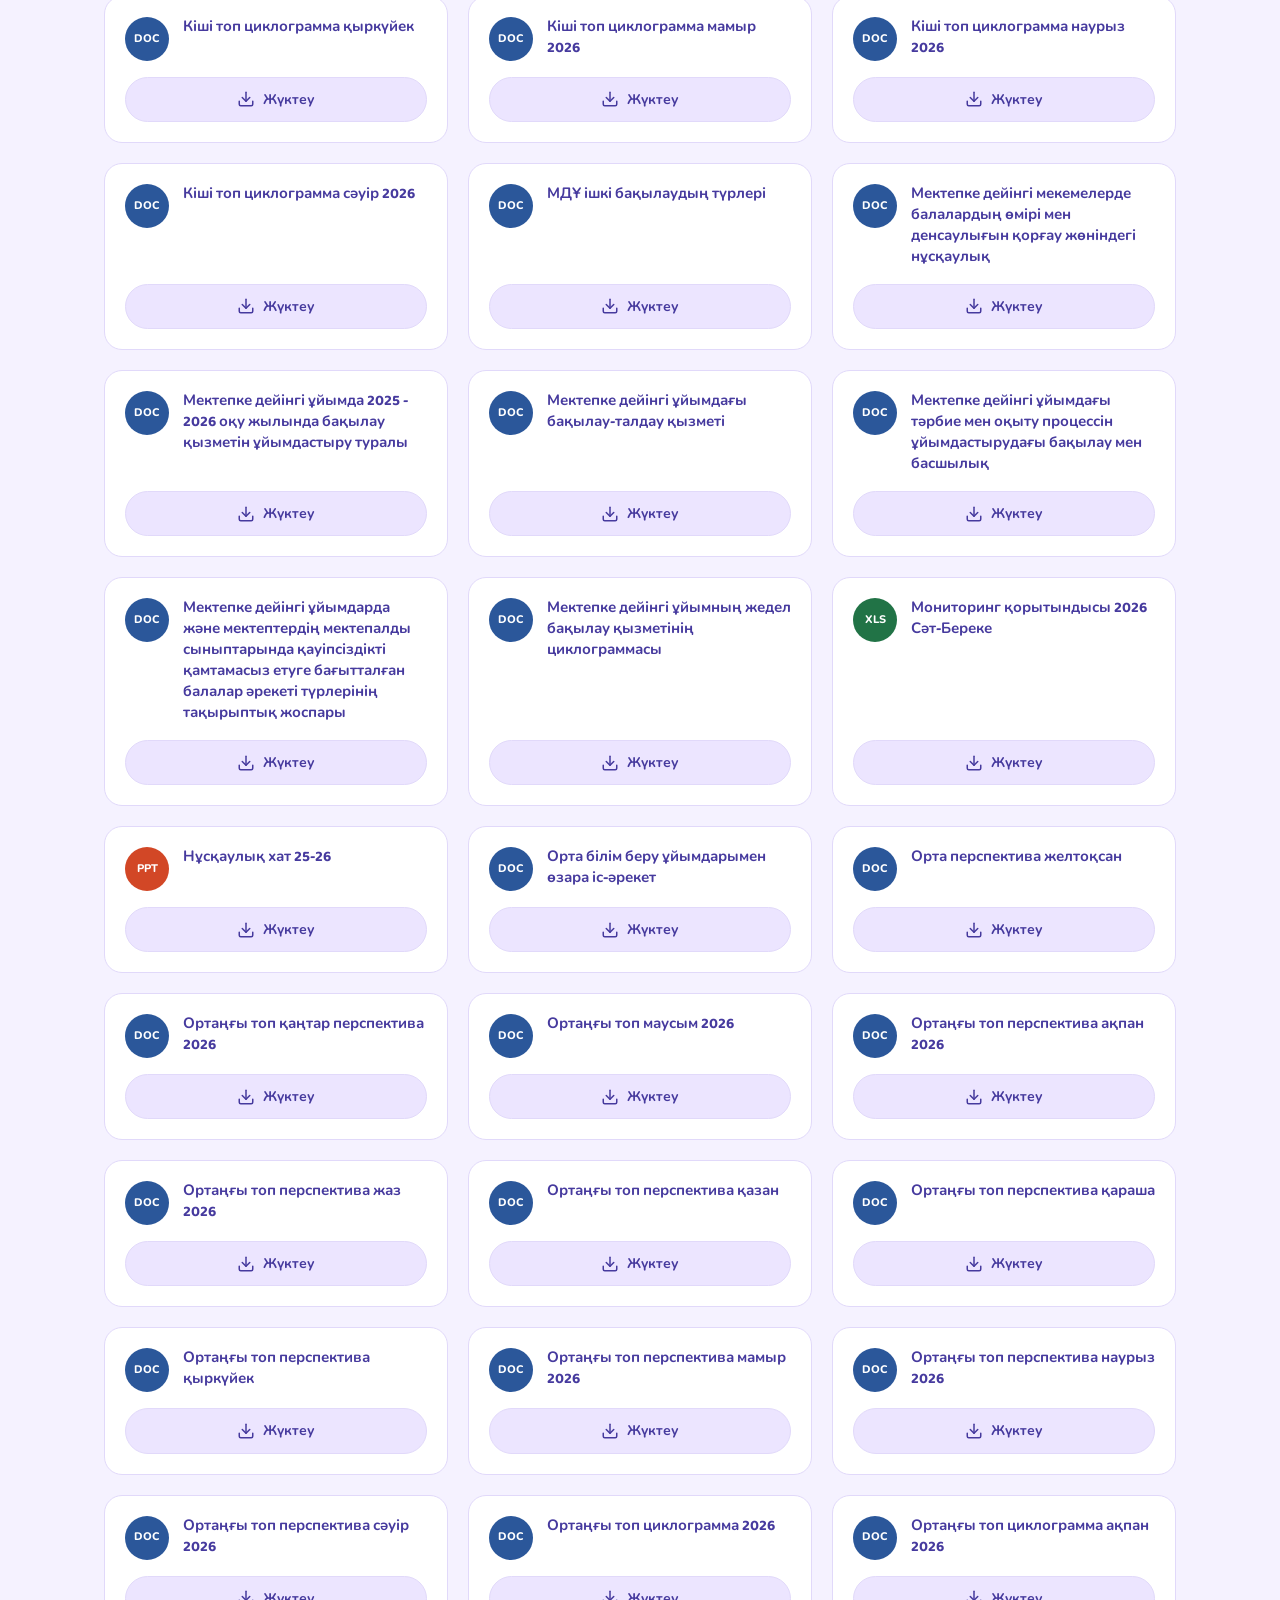
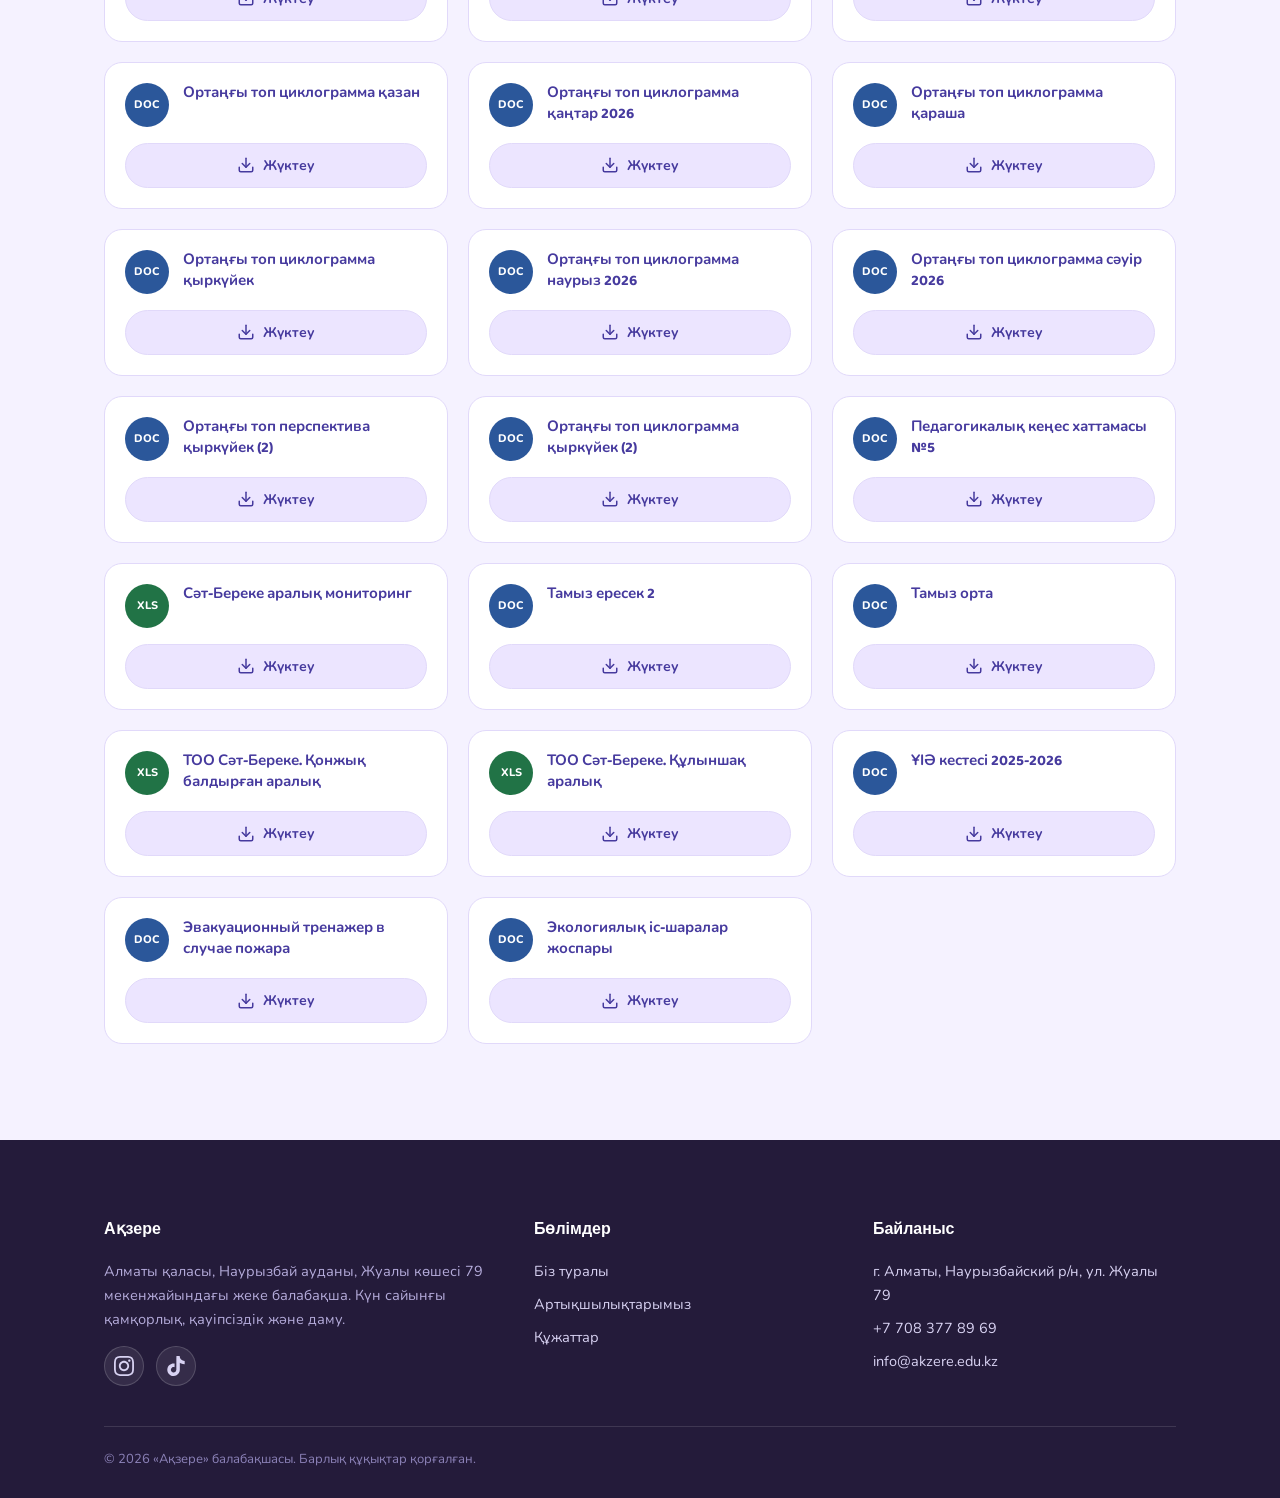
<file: documents.html>
<!DOCTYPE html>
<html lang="kk">
<head>
<meta charset="UTF-8">
<meta name="viewport" content="width=device-width, initial-scale=1, viewport-fit=cover">
<title data-i18n="docs.pageTitle">Құжаттар — «Ақзере» балабақшасы</title>
<meta name="description" content="«Ақзере» балабақшасының ресми құжаттары">
<link rel="preconnect" href="https://fonts.googleapis.com">
<link rel="preconnect" href="https://fonts.gstatic.com" crossorigin>
<link href="https://fonts.googleapis.com/css2?family=Baloo+2:wght@500;600;700;800&family=Nunito:wght@400;600;700;800&display=swap" rel="stylesheet">
<link rel="stylesheet" href="style.css">
</head>
<body>

<header class="site">
  <nav class="main">
    <a href="index.html" class="brand-row">
      <svg class="emblem" viewBox="0 0 48 48" fill="none" xmlns="http://www.w3.org/2000/svg">
        <circle cx="24" cy="24" r="23" fill="var(--surface)" stroke="var(--primary)" stroke-width="2"/>
        <path d="M27 13a11 11 0 1 0 8 15.8A9 9 0 0 1 27 13Z" fill="var(--primary)"/>
        <circle cx="16" cy="16" r="2" fill="var(--gold)"/>
        <circle cx="34" cy="20" r="1.6" fill="var(--pink)"/>
        <circle cx="14" cy="30" r="1.6" fill="var(--teal)"/>
      </svg>
      <span class="name brand">Ақзере<small data-i18n="brand.tagline">жеке балабақша</small></span>
    </a>

    <div class="nav-right">
      <div class="lang-switch" role="group" aria-label="Тіл / Язык">
        <button type="button" class="lang-btn" data-lang="kk">ҚАЗ</button>
        <button type="button" class="lang-btn" data-lang="ru">РУС</button>
      </div>
      <button class="burger" id="burgerBtn" aria-label="Меню">
        <span></span><span></span><span></span>
      </button>
    </div>

    <div class="navlinks" id="navLinks">
      <a href="index.html#about" data-i18n="nav.about">Біз туралы</a>
      <a href="index.html#advantages" data-i18n="nav.advantages">Артықшылықтарымыз</a>
      <a href="documents.html" class="active" data-i18n="nav.documents">Құжаттар</a>
      <a href="index.html#contact" class="cta" data-i18n="nav.contact">Байланыс</a>
    </div>
  </nav>
</header>

<main>
  <section>
    <div class="wrap">
      <div class="section-head">
        <span class="tag" data-i18n="docs.tag">Ресми ақпарат</span>
        <h2 data-i18n="docs.title">Балабақша құжаттары</h2>
        <p data-i18n="docs.lead">Осы бөлімде балабақшаның барлық ресми құжаттарымен, лицензиялары мен сертификаттарымен танысып, жүктеп ала аласыз.</p>
      </div>

      <div class="docs-grid">

        <!-- 1. Договор аренды -->
        <div class="doc-card">
          <div class="doc-info">
            <div class="doc-badge badge-jpeg">JPEG</div>
            <h3 class="doc-title" data-i18n="doc.rent">Договор аренды</h3>
          </div>
          <a href="documents/Договор аренды.jpeg" target="_blank" rel="noopener noreferrer" download class="doc-download">
            <svg width="18" height="18" viewBox="0 0 24 24" fill="none" stroke="currentColor" stroke-width="2" stroke-linecap="round" stroke-linejoin="round"><path d="M21 15v4a2 2 0 0 1-2 2H5a2 2 0 0 1-2-2v-4"/><polyline points="7 10 12 15 17 10"/><line x1="12" y1="15" x2="12" y2="3"/></svg>
            <span data-i18n="docs.downloadBtn">Жүктеу</span>
          </a>
        </div>

        <!-- 2. Договор дарения -->
        <div class="doc-card">
          <div class="doc-info">
            <div class="doc-badge badge-jpeg">JPEG</div>
            <h3 class="doc-title" data-i18n="doc.gift">Договор дарения жилого дома расположенного на земельном участке</h3>
          </div>
          <a href="documents/Договор дарения жилого дома расположенного на земельном участке.jpeg" target="_blank" rel="noopener noreferrer" download class="doc-download">
            <svg width="18" height="18" viewBox="0 0 24 24" fill="none" stroke="currentColor" stroke-width="2" stroke-linecap="round" stroke-linejoin="round"><path d="M21 15v4a2 2 0 0 1-2 2H5a2 2 0 0 1-2-2v-4"/><polyline points="7 10 12 15 17 10"/><line x1="12" y1="15" x2="12" y2="3"/></svg>
            <span data-i18n="docs.downloadBtn">Жүктеу</span>
          </a>
        </div>

        <!-- 3. План строени -->
        <div class="doc-card">
          <div class="doc-info">
            <div class="doc-badge badge-pdf">PDF</div>
            <h3 class="doc-title" data-i18n="doc.buildingPlan">План строени</h3>
          </div>
          <a href="documents/План строени.pdf" target="_blank" rel="noopener noreferrer" download class="doc-download">
            <svg width="18" height="18" viewBox="0 0 24 24" fill="none" stroke="currentColor" stroke-width="2" stroke-linecap="round" stroke-linejoin="round"><path d="M21 15v4a2 2 0 0 1-2 2H5a2 2 0 0 1-2-2v-4"/><polyline points="7 10 12 15 17 10"/><line x1="12" y1="15" x2="12" y2="3"/></svg>
            <span data-i18n="docs.downloadBtn">Жүктеу</span>
          </a>
        </div>

        <!-- 4. План эвакуации -->
        <div class="doc-card">
          <div class="doc-info">
            <div class="doc-badge badge-pdf">PDF</div>
            <h3 class="doc-title" data-i18n="doc.evacPlan">План эвакуации</h3>
          </div>
          <a href="documents/План эвакуации.pdf" target="_blank" rel="noopener noreferrer" download class="doc-download">
            <svg width="18" height="18" viewBox="0 0 24 24" fill="none" stroke="currentColor" stroke-width="2" stroke-linecap="round" stroke-linejoin="round"><path d="M21 15v4a2 2 0 0 1-2 2H5a2 2 0 0 1-2-2v-4"/><polyline points="7 10 12 15 17 10"/><line x1="12" y1="15" x2="12" y2="3"/></svg>
            <span data-i18n="docs.downloadBtn">Жүктеу</span>
          </a>
        </div>

        <!-- 5. Протокол -->
        <div class="doc-card">
          <div class="doc-info">
            <div class="doc-badge badge-jpeg">JPEG</div>
            <h3 class="doc-title" data-i18n="doc.protocol">Протокол</h3>
          </div>
          <a href="documents/Протокол.jpeg" target="_blank" rel="noopener noreferrer" download class="doc-download">
            <svg width="18" height="18" viewBox="0 0 24 24" fill="none" stroke="currentColor" stroke-width="2" stroke-linecap="round" stroke-linejoin="round"><path d="M21 15v4a2 2 0 0 1-2 2H5a2 2 0 0 1-2-2v-4"/><polyline points="7 10 12 15 17 10"/><line x1="12" y1="15" x2="12" y2="3"/></svg>
            <span data-i18n="docs.downloadBtn">Жүктеу</span>
          </a>
        </div>

        <!-- 6. Санитарно-эпидемиологическое заключение -->
        <div class="doc-card">
          <div class="doc-info">
            <div class="doc-badge badge-pdf">PDF</div>
            <h3 class="doc-title" data-i18n="doc.sanitary">Санитарно-эпидемиологическое заключение</h3>
          </div>
          <a href="documents/Санитарно-эпидемиологическое заключение.pdf" target="_blank" rel="noopener noreferrer" download class="doc-download">
            <svg width="18" height="18" viewBox="0 0 24 24" fill="none" stroke="currentColor" stroke-width="2" stroke-linecap="round" stroke-linejoin="round"><path d="M21 15v4a2 2 0 0 1-2 2H5a2 2 0 0 1-2-2v-4"/><polyline points="7 10 12 15 17 10"/><line x1="12" y1="15" x2="12" y2="3"/></svg>
            <span data-i18n="docs.downloadBtn">Жүктеу</span>
          </a>
        </div>

        <!-- 7. Сведения о проверке знаний -->
        <div class="doc-card">
          <div class="doc-info">
            <div class="doc-badge badge-jpeg">JPEG</div>
            <h3 class="doc-title" data-i18n="doc.knowledgeCheck">Сведения о проверке знаний</h3>
          </div>
          <a href="documents/Сведения о проверке зананий.jpeg" target="_blank" rel="noopener noreferrer" download class="doc-download">
            <svg width="18" height="18" viewBox="0 0 24 24" fill="none" stroke="currentColor" stroke-width="2" stroke-linecap="round" stroke-linejoin="round"><path d="M21 15v4a2 2 0 0 1-2 2H5a2 2 0 0 1-2-2v-4"/><polyline points="7 10 12 15 17 10"/><line x1="12" y1="15" x2="12" y2="3"/></svg>
            <span data-i18n="docs.downloadBtn">Жүктеу</span>
          </a>
        </div>

        <!-- 8. Сертификат -->
        <div class="doc-card">
          <div class="doc-info">
            <div class="doc-badge badge-jpeg">JPEG</div>
            <h3 class="doc-title" data-i18n="doc.certificate">Сертификат</h3>
          </div>
          <a href="documents/Сертификат.jpeg" target="_blank" rel="noopener noreferrer" download class="doc-download">
            <svg width="18" height="18" viewBox="0 0 24 24" fill="none" stroke="currentColor" stroke-width="2" stroke-linecap="round" stroke-linejoin="round"><path d="M21 15v4a2 2 0 0 1-2 2H5a2 2 0 0 1-2-2v-4"/><polyline points="7 10 12 15 17 10"/><line x1="12" y1="15" x2="12" y2="3"/></svg>
            <span data-i18n="docs.downloadBtn">Жүктеу</span>
          </a>
        </div>

        <!-- 9. Справка о зарегистрированных правах -->
        <div class="doc-card">
          <div class="doc-info">
            <div class="doc-badge badge-pdf">PDF</div>
            <h3 class="doc-title" data-i18n="doc.propertyRef">Справка о зарегистрированных правах (обременениях) на недвижимое имущество и его технических характеристиках</h3>
          </div>
          <a href="documents/Справка о зарегистрированных правах (обременениях) на недвижимое имущество и его технических характеристиках.pdf" target="_blank" rel="noopener noreferrer" download class="doc-download">
            <svg width="18" height="18" viewBox="0 0 24 24" fill="none" stroke="currentColor" stroke-width="2" stroke-linecap="round" stroke-linejoin="round"><path d="M21 15v4a2 2 0 0 1-2 2H5a2 2 0 0 1-2-2v-4"/><polyline points="7 10 12 15 17 10"/><line x1="12" y1="15" x2="12" y2="3"/></svg>
            <span data-i18n="docs.downloadBtn">Жүктеу</span>
          </a>
        </div>

        <!-- 10. Технический паспорт -->
        <div class="doc-card">
          <div class="doc-info">
            <div class="doc-badge badge-jpeg">JPEG</div>
            <h3 class="doc-title" data-i18n="doc.techPass">Технический паспорт</h3>
          </div>
          <a href="documents/Технически паспорт.jpeg" target="_blank" rel="noopener noreferrer" download class="doc-download">
            <svg width="18" height="18" viewBox="0 0 24 24" fill="none" stroke="currentColor" stroke-width="2" stroke-linecap="round" stroke-linejoin="round"><path d="M21 15v4a2 2 0 0 1-2 2H5a2 2 0 0 1-2-2v-4"/><polyline points="7 10 12 15 17 10"/><line x1="12" y1="15" x2="12" y2="3"/></svg>
            <span data-i18n="docs.downloadBtn">Жүктеу</span>
          </a>
        </div>

        <!-- 11. Технические характеристики сооружения -->
        <div class="doc-card">
          <div class="doc-info">
            <div class="doc-badge badge-jpeg">JPEG</div>
            <h3 class="doc-title" data-i18n="doc.techSpecs">Технические характеристики сооружения</h3>
          </div>
          <a href="documents/Технические характеристики сооружения.jpeg" target="_blank" rel="noopener noreferrer" download class="doc-download">
            <svg width="18" height="18" viewBox="0 0 24 24" fill="none" stroke="currentColor" stroke-width="2" stroke-linecap="round" stroke-linejoin="round"><path d="M21 15v4a2 2 0 0 1-2 2H5a2 2 0 0 1-2-2v-4"/><polyline points="7 10 12 15 17 10"/><line x1="12" y1="15" x2="12" y2="3"/></svg>
            <span data-i18n="docs.downloadBtn">Жүктеу</span>
          </a>
        </div>

        <!-- 12. Уведомление ТОО Сәт-Береке -->
        <div class="doc-card">
          <div class="doc-info">
            <div class="doc-badge badge-pdf">PDF</div>
            <h3 class="doc-title" data-i18n="doc.noticeSat">Уведомление ТОО Сәт-Береке</h3>
          </div>
          <a href="documents/Уведомление ТОО Сәт-Береке.pdf" target="_blank" rel="noopener noreferrer" download class="doc-download">
            <svg width="18" height="18" viewBox="0 0 24 24" fill="none" stroke="currentColor" stroke-width="2" stroke-linecap="round" stroke-linejoin="round"><path d="M21 15v4a2 2 0 0 1-2 2H5a2 2 0 0 1-2-2v-4"/><polyline points="7 10 12 15 17 10"/><line x1="12" y1="15" x2="12" y2="3"/></svg>
            <span data-i18n="docs.downloadBtn">Жүктеу</span>
          </a>
        </div>

        <!-- 13. Эвакуационный тренажер -->
        <div class="doc-card">
          <div class="doc-info">
            <div class="doc-badge badge-docx">DOCX</div>
            <h3 class="doc-title" data-i18n="doc.evacSimulator">Эвакуационный тренажер в случае пожара</h3>
          </div>
          <a href="documents/Эвакуационный тренажер в случае пожара .docx" target="_blank" rel="noopener noreferrer" download class="doc-download">
            <svg width="18" height="18" viewBox="0 0 24 24" fill="none" stroke="currentColor" stroke-width="2" stroke-linecap="round" stroke-linejoin="round"><path d="M21 15v4a2 2 0 0 1-2 2H5a2 2 0 0 1-2-2v-4"/><polyline points="7 10 12 15 17 10"/><line x1="12" y1="15" x2="12" y2="3"/></svg>
            <span data-i18n="docs.downloadBtn">Жүктеу</span>
          </a>
        </div>

                <!-- 19 -->
        <div class="doc-card">
          <div class="doc-info">
            <div class="doc-badge badge-doc">DOC</div>
            <h3 class="doc-title" data-i18n="doc.f01">«Ақзере» балабақшасы мектепке дейінгі ұйымы меңгерушісі қызметінің</h3>
          </div>
          <a href="documents/«Ақзере» балабақшасы мектепке дейінгі ұйымы меңгерушісі қызметінің.docx" target="_blank" rel="noopener noreferrer" download class="doc-download">
            <svg width="18" height="18" viewBox="0 0 24 24" fill="none" stroke="currentColor" stroke-width="2" stroke-linecap="round" stroke-linejoin="round"><path d="M21 15v4a2 2 0 0 1-2 2H5a2 2 0 0 1-2-2v-4"/><polyline points="7 10 12 15 17 10"/><line x1="12" y1="15" x2="12" y2="3"/></svg>
            <span data-i18n="docs.downloadBtn">Жүктеу</span>
          </a>
        </div>

        <!-- 20 -->
        <div class="doc-card">
          <div class="doc-info">
            <div class="doc-badge badge-doc">DOC</div>
            <h3 class="doc-title" data-i18n="doc.f02">«Ақзере» МДҰ-да тамақтандыруды ұйымдастыруды бақылау бойынша</h3>
          </div>
          <a href="documents/«Ақзере» МДҰ-да тамақтандыруды ұйымдастыруды бақылау бойынша .docx" target="_blank" rel="noopener noreferrer" download class="doc-download">
            <svg width="18" height="18" viewBox="0 0 24 24" fill="none" stroke="currentColor" stroke-width="2" stroke-linecap="round" stroke-linejoin="round"><path d="M21 15v4a2 2 0 0 1-2 2H5a2 2 0 0 1-2-2v-4"/><polyline points="7 10 12 15 17 10"/><line x1="12" y1="15" x2="12" y2="3"/></svg>
            <span data-i18n="docs.downloadBtn">Жүктеу</span>
          </a>
        </div>

        <!-- 21 -->
        <div class="doc-card">
          <div class="doc-info">
            <div class="doc-badge badge-doc">DOC</div>
            <h3 class="doc-title" data-i18n="doc.f03">Педагог лауазымдарының үлгілік біліктілік сипаттамалары</h3>
          </div>
          <a href="documents/17_Педагог_лауазымдарының_үлгілік_біліктілік_сипаттамалары.docx" target="_blank" rel="noopener noreferrer" download class="doc-download">
            <svg width="18" height="18" viewBox="0 0 24 24" fill="none" stroke="currentColor" stroke-width="2" stroke-linecap="round" stroke-linejoin="round"><path d="M21 15v4a2 2 0 0 1-2 2H5a2 2 0 0 1-2-2v-4"/><polyline points="7 10 12 15 17 10"/><line x1="12" y1="15" x2="12" y2="3"/></svg>
            <span data-i18n="docs.downloadBtn">Жүктеу</span>
          </a>
        </div>

        <!-- 22 -->
        <div class="doc-card">
          <div class="doc-info">
            <div class="doc-badge badge-doc">DOC</div>
            <h3 class="doc-title" data-i18n="doc.f04">2025 - 2026. Ер топ. Жеке даму Ақзере</h3>
          </div>
          <a href="documents/2025 - 2026. Ер топ. Жеке даму Ақзере.docx" target="_blank" rel="noopener noreferrer" download class="doc-download">
            <svg width="18" height="18" viewBox="0 0 24 24" fill="none" stroke="currentColor" stroke-width="2" stroke-linecap="round" stroke-linejoin="round"><path d="M21 15v4a2 2 0 0 1-2 2H5a2 2 0 0 1-2-2v-4"/><polyline points="7 10 12 15 17 10"/><line x1="12" y1="15" x2="12" y2="3"/></svg>
            <span data-i18n="docs.downloadBtn">Жүктеу</span>
          </a>
        </div>

        <!-- 23 -->
        <div class="doc-card">
          <div class="doc-info">
            <div class="doc-badge badge-doc">DOC</div>
            <h3 class="doc-title" data-i18n="doc.f05">2025 - 2026. МАД. Жеке даму Ақзере</h3>
          </div>
          <a href="documents/2025 - 2026. МАД. Жеке даму Ақзере.docx" target="_blank" rel="noopener noreferrer" download class="doc-download">
            <svg width="18" height="18" viewBox="0 0 24 24" fill="none" stroke="currentColor" stroke-width="2" stroke-linecap="round" stroke-linejoin="round"><path d="M21 15v4a2 2 0 0 1-2 2H5a2 2 0 0 1-2-2v-4"/><polyline points="7 10 12 15 17 10"/><line x1="12" y1="15" x2="12" y2="3"/></svg>
            <span data-i18n="docs.downloadBtn">Жүктеу</span>
          </a>
        </div>

        <!-- 24 -->
        <div class="doc-card">
          <div class="doc-info">
            <div class="doc-badge badge-doc">DOC</div>
            <h3 class="doc-title" data-i18n="doc.f06">2025 - 2026. Орт топ. Жеке даму картасы Ақзере</h3>
          </div>
          <a href="documents/2025 - 2026. Орт топ. Жеке даму картасы Ақзере.doc" target="_blank" rel="noopener noreferrer" download class="doc-download">
            <svg width="18" height="18" viewBox="0 0 24 24" fill="none" stroke="currentColor" stroke-width="2" stroke-linecap="round" stroke-linejoin="round"><path d="M21 15v4a2 2 0 0 1-2 2H5a2 2 0 0 1-2-2v-4"/><polyline points="7 10 12 15 17 10"/><line x1="12" y1="15" x2="12" y2="3"/></svg>
            <span data-i18n="docs.downloadBtn">Жүктеу</span>
          </a>
        </div>

        <!-- 25 -->
        <div class="doc-card">
          <div class="doc-info">
            <div class="doc-badge badge-doc">DOC</div>
            <h3 class="doc-title" data-i18n="doc.f07">2025-2026 оқу жылы желтоқсан айына арналған әдіскердің жұмыс жоспары</h3>
          </div>
          <a href="documents/2025-2026 оқу жылы желтоқсан айына арналған әдіскердің жұмыс жоспары .doc" target="_blank" rel="noopener noreferrer" download class="doc-download">
            <svg width="18" height="18" viewBox="0 0 24 24" fill="none" stroke="currentColor" stroke-width="2" stroke-linecap="round" stroke-linejoin="round"><path d="M21 15v4a2 2 0 0 1-2 2H5a2 2 0 0 1-2-2v-4"/><polyline points="7 10 12 15 17 10"/><line x1="12" y1="15" x2="12" y2="3"/></svg>
            <span data-i18n="docs.downloadBtn">Жүктеу</span>
          </a>
        </div>

        <!-- 26 -->
        <div class="doc-card">
          <div class="doc-info">
            <div class="doc-badge badge-doc">DOC</div>
            <h3 class="doc-title" data-i18n="doc.f08">2025–2026 оқу жылының қорытынды есебі</h3>
          </div>
          <a href="documents/2025–2026_оқу_жылының_қорытынды_есебі.docx" target="_blank" rel="noopener noreferrer" download class="doc-download">
            <svg width="18" height="18" viewBox="0 0 24 24" fill="none" stroke="currentColor" stroke-width="2" stroke-linecap="round" stroke-linejoin="round"><path d="M21 15v4a2 2 0 0 1-2 2H5a2 2 0 0 1-2-2v-4"/><polyline points="7 10 12 15 17 10"/><line x1="12" y1="15" x2="12" y2="3"/></svg>
            <span data-i18n="docs.downloadBtn">Жүктеу</span>
          </a>
        </div>

        <!-- 27 -->
        <div class="doc-card">
          <div class="doc-info">
            <div class="doc-badge badge-ppt">PPT</div>
            <h3 class="doc-title" data-i18n="doc.f09">Білім – келешегі. Адал азамат қаесібі маман</h3>
          </div>
          <a href="documents/BILIM-KELESHEGI-ADAL-AZAMAT-KAESIBI-MAMAN.pptx" target="_blank" rel="noopener noreferrer" download class="doc-download">
            <svg width="18" height="18" viewBox="0 0 24 24" fill="none" stroke="currentColor" stroke-width="2" stroke-linecap="round" stroke-linejoin="round"><path d="M21 15v4a2 2 0 0 1-2 2H5a2 2 0 0 1-2-2v-4"/><polyline points="7 10 12 15 17 10"/><line x1="12" y1="15" x2="12" y2="3"/></svg>
            <span data-i18n="docs.downloadBtn">Жүктеу</span>
          </a>
        </div>

        <!-- 28 -->
        <div class="doc-card">
          <div class="doc-info">
            <div class="doc-badge badge-doc">DOC</div>
            <h3 class="doc-title" data-i18n="doc.f10">№5 әдістемелік кеңес</h3>
          </div>
          <a href="documents/№5 әдістемелік кеңес.docx" target="_blank" rel="noopener noreferrer" download class="doc-download">
            <svg width="18" height="18" viewBox="0 0 24 24" fill="none" stroke="currentColor" stroke-width="2" stroke-linecap="round" stroke-linejoin="round"><path d="M21 15v4a2 2 0 0 1-2 2H5a2 2 0 0 1-2-2v-4"/><polyline points="7 10 12 15 17 10"/><line x1="12" y1="15" x2="12" y2="3"/></svg>
            <span data-i18n="docs.downloadBtn">Жүктеу</span>
          </a>
        </div>

        <!-- 29 -->
        <div class="doc-card">
          <div class="doc-info">
            <div class="doc-badge badge-pdf">PDF</div>
            <h3 class="doc-title" data-i18n="doc.f11">Адалдық әліппесі</h3>
          </div>
          <a href="documents/Адалдық әліппесі.pdf" target="_blank" rel="noopener noreferrer" download class="doc-download">
            <svg width="18" height="18" viewBox="0 0 24 24" fill="none" stroke="currentColor" stroke-width="2" stroke-linecap="round" stroke-linejoin="round"><path d="M21 15v4a2 2 0 0 1-2 2H5a2 2 0 0 1-2-2v-4"/><polyline points="7 10 12 15 17 10"/><line x1="12" y1="15" x2="12" y2="3"/></svg>
            <span data-i18n="docs.downloadBtn">Жүктеу</span>
          </a>
        </div>

        <!-- 30 -->
        <div class="doc-card">
          <div class="doc-info">
            <div class="doc-badge badge-doc">DOC</div>
            <h3 class="doc-title" data-i18n="doc.f12">Ата-аналар жиналысы №3</h3>
          </div>
          <a href="documents/Ата-аналар жиналысы №3.docx" target="_blank" rel="noopener noreferrer" download class="doc-download">
            <svg width="18" height="18" viewBox="0 0 24 24" fill="none" stroke="currentColor" stroke-width="2" stroke-linecap="round" stroke-linejoin="round"><path d="M21 15v4a2 2 0 0 1-2 2H5a2 2 0 0 1-2-2v-4"/><polyline points="7 10 12 15 17 10"/><line x1="12" y1="15" x2="12" y2="3"/></svg>
            <span data-i18n="docs.downloadBtn">Жүктеу</span>
          </a>
        </div>

        <!-- 31 -->
        <div class="doc-card">
          <div class="doc-info">
            <div class="doc-badge badge-doc">DOC</div>
            <h3 class="doc-title" data-i18n="doc.f13">Бестемше бойынша есеп</h3>
          </div>
          <a href="documents/Бестемше бойынша есеп.docx" target="_blank" rel="noopener noreferrer" download class="doc-download">
            <svg width="18" height="18" viewBox="0 0 24 24" fill="none" stroke="currentColor" stroke-width="2" stroke-linecap="round" stroke-linejoin="round"><path d="M21 15v4a2 2 0 0 1-2 2H5a2 2 0 0 1-2-2v-4"/><polyline points="7 10 12 15 17 10"/><line x1="12" y1="15" x2="12" y2="3"/></svg>
            <span data-i18n="docs.downloadBtn">Жүктеу</span>
          </a>
        </div>

        <!-- 32 -->
        <div class="doc-card">
          <div class="doc-info">
            <div class="doc-badge badge-doc">DOC</div>
            <h3 class="doc-title" data-i18n="doc.f14">Денсаулық іс шаралары</h3>
          </div>
          <a href="documents/денсаулық іс шаралары.docx" target="_blank" rel="noopener noreferrer" download class="doc-download">
            <svg width="18" height="18" viewBox="0 0 24 24" fill="none" stroke="currentColor" stroke-width="2" stroke-linecap="round" stroke-linejoin="round"><path d="M21 15v4a2 2 0 0 1-2 2H5a2 2 0 0 1-2-2v-4"/><polyline points="7 10 12 15 17 10"/><line x1="12" y1="15" x2="12" y2="3"/></svg>
            <span data-i18n="docs.downloadBtn">Жүктеу</span>
          </a>
        </div>

        <!-- 33 -->
        <div class="doc-card">
          <div class="doc-info">
            <div class="doc-badge badge-pdf">PDF</div>
            <h3 class="doc-title" data-i18n="doc.f15">Договор</h3>
          </div>
          <a href="documents/Договор м.pdf" target="_blank" rel="noopener noreferrer" download class="doc-download">
            <svg width="18" height="18" viewBox="0 0 24 24" fill="none" stroke="currentColor" stroke-width="2" stroke-linecap="round" stroke-linejoin="round"><path d="M21 15v4a2 2 0 0 1-2 2H5a2 2 0 0 1-2-2v-4"/><polyline points="7 10 12 15 17 10"/><line x1="12" y1="15" x2="12" y2="3"/></svg>
            <span data-i18n="docs.downloadBtn">Жүктеу</span>
          </a>
        </div>

        <!-- 34 -->
        <div class="doc-card">
          <div class="doc-info">
            <div class="doc-badge badge-doc">DOC</div>
            <h3 class="doc-title" data-i18n="doc.f16">Ересек желтоқсан перспектива</h3>
          </div>
          <a href="documents/ересек желтоқсан перспектива.docx" target="_blank" rel="noopener noreferrer" download class="doc-download">
            <svg width="18" height="18" viewBox="0 0 24 24" fill="none" stroke="currentColor" stroke-width="2" stroke-linecap="round" stroke-linejoin="round"><path d="M21 15v4a2 2 0 0 1-2 2H5a2 2 0 0 1-2-2v-4"/><polyline points="7 10 12 15 17 10"/><line x1="12" y1="15" x2="12" y2="3"/></svg>
            <span data-i18n="docs.downloadBtn">Жүктеу</span>
          </a>
        </div>

        <!-- 35 -->
        <div class="doc-card">
          <div class="doc-info">
            <div class="doc-badge badge-doc">DOC</div>
            <h3 class="doc-title" data-i18n="doc.f17">Ересек топ қаңтар перспектива 2026</h3>
          </div>
          <a href="documents/ересек топ қаңтар перспектива 2026.docx" target="_blank" rel="noopener noreferrer" download class="doc-download">
            <svg width="18" height="18" viewBox="0 0 24 24" fill="none" stroke="currentColor" stroke-width="2" stroke-linecap="round" stroke-linejoin="round"><path d="M21 15v4a2 2 0 0 1-2 2H5a2 2 0 0 1-2-2v-4"/><polyline points="7 10 12 15 17 10"/><line x1="12" y1="15" x2="12" y2="3"/></svg>
            <span data-i18n="docs.downloadBtn">Жүктеу</span>
          </a>
        </div>

        <!-- 36 -->
        <div class="doc-card">
          <div class="doc-info">
            <div class="doc-badge badge-doc">DOC</div>
            <h3 class="doc-title" data-i18n="doc.f18">Ересек топ маусым 2026</h3>
          </div>
          <a href="documents/ересек топ маусым 2026.docx" target="_blank" rel="noopener noreferrer" download class="doc-download">
            <svg width="18" height="18" viewBox="0 0 24 24" fill="none" stroke="currentColor" stroke-width="2" stroke-linecap="round" stroke-linejoin="round"><path d="M21 15v4a2 2 0 0 1-2 2H5a2 2 0 0 1-2-2v-4"/><polyline points="7 10 12 15 17 10"/><line x1="12" y1="15" x2="12" y2="3"/></svg>
            <span data-i18n="docs.downloadBtn">Жүктеу</span>
          </a>
        </div>

        <!-- 37 -->
        <div class="doc-card">
          <div class="doc-info">
            <div class="doc-badge badge-doc">DOC</div>
            <h3 class="doc-title" data-i18n="doc.f19">Ересек топ перспектива ақпан 2026</h3>
          </div>
          <a href="documents/ересек топ перспектива ақпан 2026.docx" target="_blank" rel="noopener noreferrer" download class="doc-download">
            <svg width="18" height="18" viewBox="0 0 24 24" fill="none" stroke="currentColor" stroke-width="2" stroke-linecap="round" stroke-linejoin="round"><path d="M21 15v4a2 2 0 0 1-2 2H5a2 2 0 0 1-2-2v-4"/><polyline points="7 10 12 15 17 10"/><line x1="12" y1="15" x2="12" y2="3"/></svg>
            <span data-i18n="docs.downloadBtn">Жүктеу</span>
          </a>
        </div>

        <!-- 38 -->
        <div class="doc-card">
          <div class="doc-info">
            <div class="doc-badge badge-doc">DOC</div>
            <h3 class="doc-title" data-i18n="doc.f20">Ересек топ перспектива жаз 2026</h3>
          </div>
          <a href="documents/ересек топ перспектива жаз 2026.docx" target="_blank" rel="noopener noreferrer" download class="doc-download">
            <svg width="18" height="18" viewBox="0 0 24 24" fill="none" stroke="currentColor" stroke-width="2" stroke-linecap="round" stroke-linejoin="round"><path d="M21 15v4a2 2 0 0 1-2 2H5a2 2 0 0 1-2-2v-4"/><polyline points="7 10 12 15 17 10"/><line x1="12" y1="15" x2="12" y2="3"/></svg>
            <span data-i18n="docs.downloadBtn">Жүктеу</span>
          </a>
        </div>

        <!-- 39 -->
        <div class="doc-card">
          <div class="doc-info">
            <div class="doc-badge badge-doc">DOC</div>
            <h3 class="doc-title" data-i18n="doc.f21">Ересек топ перспектива қазан</h3>
          </div>
          <a href="documents/ересек топ перспектива қазан.docx" target="_blank" rel="noopener noreferrer" download class="doc-download">
            <svg width="18" height="18" viewBox="0 0 24 24" fill="none" stroke="currentColor" stroke-width="2" stroke-linecap="round" stroke-linejoin="round"><path d="M21 15v4a2 2 0 0 1-2 2H5a2 2 0 0 1-2-2v-4"/><polyline points="7 10 12 15 17 10"/><line x1="12" y1="15" x2="12" y2="3"/></svg>
            <span data-i18n="docs.downloadBtn">Жүктеу</span>
          </a>
        </div>

        <!-- 40 -->
        <div class="doc-card">
          <div class="doc-info">
            <div class="doc-badge badge-doc">DOC</div>
            <h3 class="doc-title" data-i18n="doc.f22">Ересек топ перспектива қараша</h3>
          </div>
          <a href="documents/ересек топ перспектива қараша.docx" target="_blank" rel="noopener noreferrer" download class="doc-download">
            <svg width="18" height="18" viewBox="0 0 24 24" fill="none" stroke="currentColor" stroke-width="2" stroke-linecap="round" stroke-linejoin="round"><path d="M21 15v4a2 2 0 0 1-2 2H5a2 2 0 0 1-2-2v-4"/><polyline points="7 10 12 15 17 10"/><line x1="12" y1="15" x2="12" y2="3"/></svg>
            <span data-i18n="docs.downloadBtn">Жүктеу</span>
          </a>
        </div>

        <!-- 41 -->
        <div class="doc-card">
          <div class="doc-info">
            <div class="doc-badge badge-doc">DOC</div>
            <h3 class="doc-title" data-i18n="doc.f23">Ересек топ перспектива қыркүйек</h3>
          </div>
          <a href="documents/ересек топ перспектива қыркүйек.docx" target="_blank" rel="noopener noreferrer" download class="doc-download">
            <svg width="18" height="18" viewBox="0 0 24 24" fill="none" stroke="currentColor" stroke-width="2" stroke-linecap="round" stroke-linejoin="round"><path d="M21 15v4a2 2 0 0 1-2 2H5a2 2 0 0 1-2-2v-4"/><polyline points="7 10 12 15 17 10"/><line x1="12" y1="15" x2="12" y2="3"/></svg>
            <span data-i18n="docs.downloadBtn">Жүктеу</span>
          </a>
        </div>

        <!-- 42 -->
        <div class="doc-card">
          <div class="doc-info">
            <div class="doc-badge badge-doc">DOC</div>
            <h3 class="doc-title" data-i18n="doc.f24">Ересек топ перспектива мамыр 2026</h3>
          </div>
          <a href="documents/Ересек топ перспектива мамыр 2026.docx" target="_blank" rel="noopener noreferrer" download class="doc-download">
            <svg width="18" height="18" viewBox="0 0 24 24" fill="none" stroke="currentColor" stroke-width="2" stroke-linecap="round" stroke-linejoin="round"><path d="M21 15v4a2 2 0 0 1-2 2H5a2 2 0 0 1-2-2v-4"/><polyline points="7 10 12 15 17 10"/><line x1="12" y1="15" x2="12" y2="3"/></svg>
            <span data-i18n="docs.downloadBtn">Жүктеу</span>
          </a>
        </div>

        <!-- 43 -->
        <div class="doc-card">
          <div class="doc-info">
            <div class="doc-badge badge-doc">DOC</div>
            <h3 class="doc-title" data-i18n="doc.f25">Ересек топ перспектива наурыз 2026</h3>
          </div>
          <a href="documents/Ересек топ перспектива наурыз 2026.docx" target="_blank" rel="noopener noreferrer" download class="doc-download">
            <svg width="18" height="18" viewBox="0 0 24 24" fill="none" stroke="currentColor" stroke-width="2" stroke-linecap="round" stroke-linejoin="round"><path d="M21 15v4a2 2 0 0 1-2 2H5a2 2 0 0 1-2-2v-4"/><polyline points="7 10 12 15 17 10"/><line x1="12" y1="15" x2="12" y2="3"/></svg>
            <span data-i18n="docs.downloadBtn">Жүктеу</span>
          </a>
        </div>

        <!-- 44 -->
        <div class="doc-card">
          <div class="doc-info">
            <div class="doc-badge badge-doc">DOC</div>
            <h3 class="doc-title" data-i18n="doc.f26">Ересек топ перспектива сәуір 2026</h3>
          </div>
          <a href="documents/Ересек топ перспектива сәуір 2026.docx" target="_blank" rel="noopener noreferrer" download class="doc-download">
            <svg width="18" height="18" viewBox="0 0 24 24" fill="none" stroke="currentColor" stroke-width="2" stroke-linecap="round" stroke-linejoin="round"><path d="M21 15v4a2 2 0 0 1-2 2H5a2 2 0 0 1-2-2v-4"/><polyline points="7 10 12 15 17 10"/><line x1="12" y1="15" x2="12" y2="3"/></svg>
            <span data-i18n="docs.downloadBtn">Жүктеу</span>
          </a>
        </div>

        <!-- 45 -->
        <div class="doc-card">
          <div class="doc-info">
            <div class="doc-badge badge-doc">DOC</div>
            <h3 class="doc-title" data-i18n="doc.f27">Ересек топ циклограмма ақпан 2026</h3>
          </div>
          <a href="documents/ересек топ циклограмма ақпан 2026.docx" target="_blank" rel="noopener noreferrer" download class="doc-download">
            <svg width="18" height="18" viewBox="0 0 24 24" fill="none" stroke="currentColor" stroke-width="2" stroke-linecap="round" stroke-linejoin="round"><path d="M21 15v4a2 2 0 0 1-2 2H5a2 2 0 0 1-2-2v-4"/><polyline points="7 10 12 15 17 10"/><line x1="12" y1="15" x2="12" y2="3"/></svg>
            <span data-i18n="docs.downloadBtn">Жүктеу</span>
          </a>
        </div>

        <!-- 46 -->
        <div class="doc-card">
          <div class="doc-info">
            <div class="doc-badge badge-doc">DOC</div>
            <h3 class="doc-title" data-i18n="doc.f28">Ересек топ циклограмма қазан</h3>
          </div>
          <a href="documents/ересек топ циклограмма қазан.docx" target="_blank" rel="noopener noreferrer" download class="doc-download">
            <svg width="18" height="18" viewBox="0 0 24 24" fill="none" stroke="currentColor" stroke-width="2" stroke-linecap="round" stroke-linejoin="round"><path d="M21 15v4a2 2 0 0 1-2 2H5a2 2 0 0 1-2-2v-4"/><polyline points="7 10 12 15 17 10"/><line x1="12" y1="15" x2="12" y2="3"/></svg>
            <span data-i18n="docs.downloadBtn">Жүктеу</span>
          </a>
        </div>

        <!-- 47 -->
        <div class="doc-card">
          <div class="doc-info">
            <div class="doc-badge badge-doc">DOC</div>
            <h3 class="doc-title" data-i18n="doc.f29">Ересек топ циклограмма қаңтар 2026</h3>
          </div>
          <a href="documents/ересек топ циклограмма қаңтар 2026.docx" target="_blank" rel="noopener noreferrer" download class="doc-download">
            <svg width="18" height="18" viewBox="0 0 24 24" fill="none" stroke="currentColor" stroke-width="2" stroke-linecap="round" stroke-linejoin="round"><path d="M21 15v4a2 2 0 0 1-2 2H5a2 2 0 0 1-2-2v-4"/><polyline points="7 10 12 15 17 10"/><line x1="12" y1="15" x2="12" y2="3"/></svg>
            <span data-i18n="docs.downloadBtn">Жүктеу</span>
          </a>
        </div>

        <!-- 48 -->
        <div class="doc-card">
          <div class="doc-info">
            <div class="doc-badge badge-doc">DOC</div>
            <h3 class="doc-title" data-i18n="doc.f30">Ересек топ циклограмма қараша</h3>
          </div>
          <a href="documents/ересек топ циклограмма қараша.docx" target="_blank" rel="noopener noreferrer" download class="doc-download">
            <svg width="18" height="18" viewBox="0 0 24 24" fill="none" stroke="currentColor" stroke-width="2" stroke-linecap="round" stroke-linejoin="round"><path d="M21 15v4a2 2 0 0 1-2 2H5a2 2 0 0 1-2-2v-4"/><polyline points="7 10 12 15 17 10"/><line x1="12" y1="15" x2="12" y2="3"/></svg>
            <span data-i18n="docs.downloadBtn">Жүктеу</span>
          </a>
        </div>

        <!-- 49 -->
        <div class="doc-card">
          <div class="doc-info">
            <div class="doc-badge badge-doc">DOC</div>
            <h3 class="doc-title" data-i18n="doc.f31">Ересек топ циклограмма қыркүйек</h3>
          </div>
          <a href="documents/ересек топ циклограмма қыркүйек.docx" target="_blank" rel="noopener noreferrer" download class="doc-download">
            <svg width="18" height="18" viewBox="0 0 24 24" fill="none" stroke="currentColor" stroke-width="2" stroke-linecap="round" stroke-linejoin="round"><path d="M21 15v4a2 2 0 0 1-2 2H5a2 2 0 0 1-2-2v-4"/><polyline points="7 10 12 15 17 10"/><line x1="12" y1="15" x2="12" y2="3"/></svg>
            <span data-i18n="docs.downloadBtn">Жүктеу</span>
          </a>
        </div>

        <!-- 50 -->
        <div class="doc-card">
          <div class="doc-info">
            <div class="doc-badge badge-doc">DOC</div>
            <h3 class="doc-title" data-i18n="doc.f32">Ересек топ циклограмма мамыр 2026</h3>
          </div>
          <a href="documents/ересек топ циклограмма мамыр 2026.docx" target="_blank" rel="noopener noreferrer" download class="doc-download">
            <svg width="18" height="18" viewBox="0 0 24 24" fill="none" stroke="currentColor" stroke-width="2" stroke-linecap="round" stroke-linejoin="round"><path d="M21 15v4a2 2 0 0 1-2 2H5a2 2 0 0 1-2-2v-4"/><polyline points="7 10 12 15 17 10"/><line x1="12" y1="15" x2="12" y2="3"/></svg>
            <span data-i18n="docs.downloadBtn">Жүктеу</span>
          </a>
        </div>

        <!-- 51 -->
        <div class="doc-card">
          <div class="doc-info">
            <div class="doc-badge badge-doc">DOC</div>
            <h3 class="doc-title" data-i18n="doc.f33">Ересек топ циклограмма наурыз 2026</h3>
          </div>
          <a href="documents/ересек топ циклограмма наурыз 2026.docx" target="_blank" rel="noopener noreferrer" download class="doc-download">
            <svg width="18" height="18" viewBox="0 0 24 24" fill="none" stroke="currentColor" stroke-width="2" stroke-linecap="round" stroke-linejoin="round"><path d="M21 15v4a2 2 0 0 1-2 2H5a2 2 0 0 1-2-2v-4"/><polyline points="7 10 12 15 17 10"/><line x1="12" y1="15" x2="12" y2="3"/></svg>
            <span data-i18n="docs.downloadBtn">Жүктеу</span>
          </a>
        </div>

        <!-- 52 -->
        <div class="doc-card">
          <div class="doc-info">
            <div class="doc-badge badge-doc">DOC</div>
            <h3 class="doc-title" data-i18n="doc.f34">Ересек топ циклограмма сәуір 2026</h3>
          </div>
          <a href="documents/Ересек топ циклограмма сәуір 2026.docx" target="_blank" rel="noopener noreferrer" download class="doc-download">
            <svg width="18" height="18" viewBox="0 0 24 24" fill="none" stroke="currentColor" stroke-width="2" stroke-linecap="round" stroke-linejoin="round"><path d="M21 15v4a2 2 0 0 1-2 2H5a2 2 0 0 1-2-2v-4"/><polyline points="7 10 12 15 17 10"/><line x1="12" y1="15" x2="12" y2="3"/></svg>
            <span data-i18n="docs.downloadBtn">Жүктеу</span>
          </a>
        </div>

        <!-- 53 -->
        <div class="doc-card">
          <div class="doc-info">
            <div class="doc-badge badge-doc">DOC</div>
            <h3 class="doc-title" data-i18n="doc.f35">Ересек топ циклограмма қыркүйек (3)</h3>
          </div>
          <a href="documents/ересек_топ_циклограмма_қыркүйек_3.docx" target="_blank" rel="noopener noreferrer" download class="doc-download">
            <svg width="18" height="18" viewBox="0 0 24 24" fill="none" stroke="currentColor" stroke-width="2" stroke-linecap="round" stroke-linejoin="round"><path d="M21 15v4a2 2 0 0 1-2 2H5a2 2 0 0 1-2-2v-4"/><polyline points="7 10 12 15 17 10"/><line x1="12" y1="15" x2="12" y2="3"/></svg>
            <span data-i18n="docs.downloadBtn">Жүктеу</span>
          </a>
        </div>

        <!-- 54 -->
        <div class="doc-card">
          <div class="doc-info">
            <div class="doc-badge badge-doc">DOC</div>
            <h3 class="doc-title" data-i18n="doc.f36">Әдіскер циклограммасы мамыр 2026</h3>
          </div>
          <a href="documents/әдіскер циклограммасы мамыр 2026.docx" target="_blank" rel="noopener noreferrer" download class="doc-download">
            <svg width="18" height="18" viewBox="0 0 24 24" fill="none" stroke="currentColor" stroke-width="2" stroke-linecap="round" stroke-linejoin="round"><path d="M21 15v4a2 2 0 0 1-2 2H5a2 2 0 0 1-2-2v-4"/><polyline points="7 10 12 15 17 10"/><line x1="12" y1="15" x2="12" y2="3"/></svg>
            <span data-i18n="docs.downloadBtn">Жүктеу</span>
          </a>
        </div>

        <!-- 55 -->
        <div class="doc-card">
          <div class="doc-info">
            <div class="doc-badge badge-doc">DOC</div>
            <h3 class="doc-title" data-i18n="doc.f37">Әдіскер циклограммасы сәуір 2026</h3>
          </div>
          <a href="documents/әдіскер циклограммасы сәуір 2026.doc" target="_blank" rel="noopener noreferrer" download class="doc-download">
            <svg width="18" height="18" viewBox="0 0 24 24" fill="none" stroke="currentColor" stroke-width="2" stroke-linecap="round" stroke-linejoin="round"><path d="M21 15v4a2 2 0 0 1-2 2H5a2 2 0 0 1-2-2v-4"/><polyline points="7 10 12 15 17 10"/><line x1="12" y1="15" x2="12" y2="3"/></svg>
            <span data-i18n="docs.downloadBtn">Жүктеу</span>
          </a>
        </div>

        <!-- 56 -->
        <div class="doc-card">
          <div class="doc-info">
            <div class="doc-badge badge-doc">DOC</div>
            <h3 class="doc-title" data-i18n="doc.f38">Әкімшілік жиналыс №4</h3>
          </div>
          <a href="documents/Әкімшілік жиналыс №4.docx" target="_blank" rel="noopener noreferrer" download class="doc-download">
            <svg width="18" height="18" viewBox="0 0 24 24" fill="none" stroke="currentColor" stroke-width="2" stroke-linecap="round" stroke-linejoin="round"><path d="M21 15v4a2 2 0 0 1-2 2H5a2 2 0 0 1-2-2v-4"/><polyline points="7 10 12 15 17 10"/><line x1="12" y1="15" x2="12" y2="3"/></svg>
            <span data-i18n="docs.downloadBtn">Жүктеу</span>
          </a>
        </div>

        <!-- 57 -->
        <div class="doc-card">
          <div class="doc-info">
            <div class="doc-badge badge-doc">DOC</div>
            <h3 class="doc-title" data-i18n="doc.f39">Әкімшілік жиналыс №5</h3>
          </div>
          <a href="documents/Әкімшілік жиналыс №5.docx" target="_blank" rel="noopener noreferrer" download class="doc-download">
            <svg width="18" height="18" viewBox="0 0 24 24" fill="none" stroke="currentColor" stroke-width="2" stroke-linecap="round" stroke-linejoin="round"><path d="M21 15v4a2 2 0 0 1-2 2H5a2 2 0 0 1-2-2v-4"/><polyline points="7 10 12 15 17 10"/><line x1="12" y1="15" x2="12" y2="3"/></svg>
            <span data-i18n="docs.downloadBtn">Жүктеу</span>
          </a>
        </div>

        <!-- 58 -->
        <div class="doc-card">
          <div class="doc-info">
            <div class="doc-badge badge-doc">DOC</div>
            <h3 class="doc-title" data-i18n="doc.f40">Жеке даму картасы. Алтынай балапан бағдарлама 2025 - 2026</h3>
          </div>
          <a href="documents/жеке даму карта толық нұсқа Алтынай балапан бағдарлама 2025 - 2026.docx" target="_blank" rel="noopener noreferrer" download class="doc-download">
            <svg width="18" height="18" viewBox="0 0 24 24" fill="none" stroke="currentColor" stroke-width="2" stroke-linecap="round" stroke-linejoin="round"><path d="M21 15v4a2 2 0 0 1-2 2H5a2 2 0 0 1-2-2v-4"/><polyline points="7 10 12 15 17 10"/><line x1="12" y1="15" x2="12" y2="3"/></svg>
            <span data-i18n="docs.downloadBtn">Жүктеу</span>
          </a>
        </div>

        <!-- 59 -->
        <div class="doc-card">
          <div class="doc-info">
            <div class="doc-badge badge-doc">DOC</div>
            <h3 class="doc-title" data-i18n="doc.f41">Жеке даму картасы. Бәйтерек 2025 - 2026</h3>
          </div>
          <a href="documents/жеке даму карта толық нұсқа Бәйтерек 2025 - 2026.docx" target="_blank" rel="noopener noreferrer" download class="doc-download">
            <svg width="18" height="18" viewBox="0 0 24 24" fill="none" stroke="currentColor" stroke-width="2" stroke-linecap="round" stroke-linejoin="round"><path d="M21 15v4a2 2 0 0 1-2 2H5a2 2 0 0 1-2-2v-4"/><polyline points="7 10 12 15 17 10"/><line x1="12" y1="15" x2="12" y2="3"/></svg>
            <span data-i18n="docs.downloadBtn">Жүктеу</span>
          </a>
        </div>

        <!-- 60 -->
        <div class="doc-card">
          <div class="doc-info">
            <div class="doc-badge badge-doc">DOC</div>
            <h3 class="doc-title" data-i18n="doc.f42">Жеке даму картасы кіші топ (25 бала)</h3>
          </div>
          <a href="documents/Жеке_даму_картасы_кіші_топ_25_бала_.docx" target="_blank" rel="noopener noreferrer" download class="doc-download">
            <svg width="18" height="18" viewBox="0 0 24 24" fill="none" stroke="currentColor" stroke-width="2" stroke-linecap="round" stroke-linejoin="round"><path d="M21 15v4a2 2 0 0 1-2 2H5a2 2 0 0 1-2-2v-4"/><polyline points="7 10 12 15 17 10"/><line x1="12" y1="15" x2="12" y2="3"/></svg>
            <span data-i18n="docs.downloadBtn">Жүктеу</span>
          </a>
        </div>

        <!-- 61 -->
        <div class="doc-card">
          <div class="doc-info">
            <div class="doc-badge badge-doc">DOC</div>
            <h3 class="doc-title" data-i18n="doc.f43">Желтоқсан 4 жас картотека 2</h3>
          </div>
          <a href="documents/желтоқсан 4 жас картотека 2.docx" target="_blank" rel="noopener noreferrer" download class="doc-download">
            <svg width="18" height="18" viewBox="0 0 24 24" fill="none" stroke="currentColor" stroke-width="2" stroke-linecap="round" stroke-linejoin="round"><path d="M21 15v4a2 2 0 0 1-2 2H5a2 2 0 0 1-2-2v-4"/><polyline points="7 10 12 15 17 10"/><line x1="12" y1="15" x2="12" y2="3"/></svg>
            <span data-i18n="docs.downloadBtn">Жүктеу</span>
          </a>
        </div>

        <!-- 62 -->
        <div class="doc-card">
          <div class="doc-info">
            <div class="doc-badge badge-doc">DOC</div>
            <h3 class="doc-title" data-i18n="doc.f44">Желтоқсан 4 жас 2</h3>
          </div>
          <a href="documents/желтоқсан 4 жас 2.docx" target="_blank" rel="noopener noreferrer" download class="doc-download">
            <svg width="18" height="18" viewBox="0 0 24 24" fill="none" stroke="currentColor" stroke-width="2" stroke-linecap="round" stroke-linejoin="round"><path d="M21 15v4a2 2 0 0 1-2 2H5a2 2 0 0 1-2-2v-4"/><polyline points="7 10 12 15 17 10"/><line x1="12" y1="15" x2="12" y2="3"/></svg>
            <span data-i18n="docs.downloadBtn">Жүктеу</span>
          </a>
        </div>

        <!-- 63 -->
        <div class="doc-card">
          <div class="doc-info">
            <div class="doc-badge badge-doc">DOC</div>
            <h3 class="doc-title" data-i18n="doc.f45">Желтоқсан кіші топ</h3>
          </div>
          <a href="documents/желтоқсан кіші топ.docx" target="_blank" rel="noopener noreferrer" download class="doc-download">
            <svg width="18" height="18" viewBox="0 0 24 24" fill="none" stroke="currentColor" stroke-width="2" stroke-linecap="round" stroke-linejoin="round"><path d="M21 15v4a2 2 0 0 1-2 2H5a2 2 0 0 1-2-2v-4"/><polyline points="7 10 12 15 17 10"/><line x1="12" y1="15" x2="12" y2="3"/></svg>
            <span data-i18n="docs.downloadBtn">Жүктеу</span>
          </a>
        </div>

        <!-- 64 -->
        <div class="doc-card">
          <div class="doc-info">
            <div class="doc-badge badge-doc">DOC</div>
            <h3 class="doc-title" data-i18n="doc.f46">Желтоқсан орта топ картотека</h3>
          </div>
          <a href="documents/Желтоқсан орта топ картотека .docx" target="_blank" rel="noopener noreferrer" download class="doc-download">
            <svg width="18" height="18" viewBox="0 0 24 24" fill="none" stroke="currentColor" stroke-width="2" stroke-linecap="round" stroke-linejoin="round"><path d="M21 15v4a2 2 0 0 1-2 2H5a2 2 0 0 1-2-2v-4"/><polyline points="7 10 12 15 17 10"/><line x1="12" y1="15" x2="12" y2="3"/></svg>
            <span data-i18n="docs.downloadBtn">Жүктеу</span>
          </a>
        </div>

        <!-- 65 -->
        <div class="doc-card">
          <div class="doc-info">
            <div class="doc-badge badge-doc">DOC</div>
            <h3 class="doc-title" data-i18n="doc.f47">Желтоқсан орта топ</h3>
          </div>
          <a href="documents/ЖЕЛТОҚСАН ОРТА ТОП.docx" target="_blank" rel="noopener noreferrer" download class="doc-download">
            <svg width="18" height="18" viewBox="0 0 24 24" fill="none" stroke="currentColor" stroke-width="2" stroke-linecap="round" stroke-linejoin="round"><path d="M21 15v4a2 2 0 0 1-2 2H5a2 2 0 0 1-2-2v-4"/><polyline points="7 10 12 15 17 10"/><line x1="12" y1="15" x2="12" y2="3"/></svg>
            <span data-i18n="docs.downloadBtn">Жүктеу</span>
          </a>
        </div>

        <!-- 66 -->
        <div class="doc-card">
          <div class="doc-info">
            <div class="doc-badge badge-xls">XLS</div>
            <h3 class="doc-title" data-i18n="doc.f48">Жиынтық Сәт-Береке 2026</h3>
          </div>
          <a href="documents/ЖИЫНТЫҚ СӘТ-БЕРЕКЕ 2026.xlsx" target="_blank" rel="noopener noreferrer" download class="doc-download">
            <svg width="18" height="18" viewBox="0 0 24 24" fill="none" stroke="currentColor" stroke-width="2" stroke-linecap="round" stroke-linejoin="round"><path d="M21 15v4a2 2 0 0 1-2 2H5a2 2 0 0 1-2-2v-4"/><polyline points="7 10 12 15 17 10"/><line x1="12" y1="15" x2="12" y2="3"/></svg>
            <span data-i18n="docs.downloadBtn">Жүктеу</span>
          </a>
        </div>

        <!-- 67 -->
        <div class="doc-card">
          <div class="doc-info">
            <div class="doc-badge badge-doc">DOC</div>
            <h3 class="doc-title" data-i18n="doc.f49">Жылдық жоспар 2025-2026</h3>
          </div>
          <a href="documents/ЖЫЛДЫҚ ЖОСПАР 2025-2026.docx" target="_blank" rel="noopener noreferrer" download class="doc-download">
            <svg width="18" height="18" viewBox="0 0 24 24" fill="none" stroke="currentColor" stroke-width="2" stroke-linecap="round" stroke-linejoin="round"><path d="M21 15v4a2 2 0 0 1-2 2H5a2 2 0 0 1-2-2v-4"/><polyline points="7 10 12 15 17 10"/><line x1="12" y1="15" x2="12" y2="3"/></svg>
            <span data-i18n="docs.downloadBtn">Жүктеу</span>
          </a>
        </div>

        <!-- 68 -->
        <div class="doc-card">
          <div class="doc-info">
            <div class="doc-badge badge-doc">DOC</div>
            <h3 class="doc-title" data-i18n="doc.f50">Кіші желтоқсан перспектива</h3>
          </div>
          <a href="documents/кіші желтоқсан перспектива.docx" target="_blank" rel="noopener noreferrer" download class="doc-download">
            <svg width="18" height="18" viewBox="0 0 24 24" fill="none" stroke="currentColor" stroke-width="2" stroke-linecap="round" stroke-linejoin="round"><path d="M21 15v4a2 2 0 0 1-2 2H5a2 2 0 0 1-2-2v-4"/><polyline points="7 10 12 15 17 10"/><line x1="12" y1="15" x2="12" y2="3"/></svg>
            <span data-i18n="docs.downloadBtn">Жүктеу</span>
          </a>
        </div>

        <!-- 69 -->
        <div class="doc-card">
          <div class="doc-info">
            <div class="doc-badge badge-doc">DOC</div>
            <h3 class="doc-title" data-i18n="doc.f51">Кіші топ қаңтар перспектива 2026</h3>
          </div>
          <a href="documents/кіші топ қаңтар перспектива 2026.docx" target="_blank" rel="noopener noreferrer" download class="doc-download">
            <svg width="18" height="18" viewBox="0 0 24 24" fill="none" stroke="currentColor" stroke-width="2" stroke-linecap="round" stroke-linejoin="round"><path d="M21 15v4a2 2 0 0 1-2 2H5a2 2 0 0 1-2-2v-4"/><polyline points="7 10 12 15 17 10"/><line x1="12" y1="15" x2="12" y2="3"/></svg>
            <span data-i18n="docs.downloadBtn">Жүктеу</span>
          </a>
        </div>

        <!-- 70 -->
        <div class="doc-card">
          <div class="doc-info">
            <div class="doc-badge badge-doc">DOC</div>
            <h3 class="doc-title" data-i18n="doc.f52">Кіші топ маусым 2026</h3>
          </div>
          <a href="documents/кіші топ маусым 2026.docx" target="_blank" rel="noopener noreferrer" download class="doc-download">
            <svg width="18" height="18" viewBox="0 0 24 24" fill="none" stroke="currentColor" stroke-width="2" stroke-linecap="round" stroke-linejoin="round"><path d="M21 15v4a2 2 0 0 1-2 2H5a2 2 0 0 1-2-2v-4"/><polyline points="7 10 12 15 17 10"/><line x1="12" y1="15" x2="12" y2="3"/></svg>
            <span data-i18n="docs.downloadBtn">Жүктеу</span>
          </a>
        </div>

        <!-- 71 -->
        <div class="doc-card">
          <div class="doc-info">
            <div class="doc-badge badge-doc">DOC</div>
            <h3 class="doc-title" data-i18n="doc.f53">Кіші топ перспектива ақпан 2026</h3>
          </div>
          <a href="documents/кіші топ перспектива ақпан 2026.docx" target="_blank" rel="noopener noreferrer" download class="doc-download">
            <svg width="18" height="18" viewBox="0 0 24 24" fill="none" stroke="currentColor" stroke-width="2" stroke-linecap="round" stroke-linejoin="round"><path d="M21 15v4a2 2 0 0 1-2 2H5a2 2 0 0 1-2-2v-4"/><polyline points="7 10 12 15 17 10"/><line x1="12" y1="15" x2="12" y2="3"/></svg>
            <span data-i18n="docs.downloadBtn">Жүктеу</span>
          </a>
        </div>

        <!-- 72 -->
        <div class="doc-card">
          <div class="doc-info">
            <div class="doc-badge badge-doc">DOC</div>
            <h3 class="doc-title" data-i18n="doc.f54">Кіші топ перспектива жаз 2026</h3>
          </div>
          <a href="documents/кіші топ перспектива жаз 2026.docx" target="_blank" rel="noopener noreferrer" download class="doc-download">
            <svg width="18" height="18" viewBox="0 0 24 24" fill="none" stroke="currentColor" stroke-width="2" stroke-linecap="round" stroke-linejoin="round"><path d="M21 15v4a2 2 0 0 1-2 2H5a2 2 0 0 1-2-2v-4"/><polyline points="7 10 12 15 17 10"/><line x1="12" y1="15" x2="12" y2="3"/></svg>
            <span data-i18n="docs.downloadBtn">Жүктеу</span>
          </a>
        </div>

        <!-- 73 -->
        <div class="doc-card">
          <div class="doc-info">
            <div class="doc-badge badge-doc">DOC</div>
            <h3 class="doc-title" data-i18n="doc.f55">Кіші топ перспектива қазан</h3>
          </div>
          <a href="documents/кіші топ перспектива қазан.docx" target="_blank" rel="noopener noreferrer" download class="doc-download">
            <svg width="18" height="18" viewBox="0 0 24 24" fill="none" stroke="currentColor" stroke-width="2" stroke-linecap="round" stroke-linejoin="round"><path d="M21 15v4a2 2 0 0 1-2 2H5a2 2 0 0 1-2-2v-4"/><polyline points="7 10 12 15 17 10"/><line x1="12" y1="15" x2="12" y2="3"/></svg>
            <span data-i18n="docs.downloadBtn">Жүктеу</span>
          </a>
        </div>

        <!-- 74 -->
        <div class="doc-card">
          <div class="doc-info">
            <div class="doc-badge badge-doc">DOC</div>
            <h3 class="doc-title" data-i18n="doc.f56">Кіші топ перспектива қараша</h3>
          </div>
          <a href="documents/кіші топ перспектива қараша.docx" target="_blank" rel="noopener noreferrer" download class="doc-download">
            <svg width="18" height="18" viewBox="0 0 24 24" fill="none" stroke="currentColor" stroke-width="2" stroke-linecap="round" stroke-linejoin="round"><path d="M21 15v4a2 2 0 0 1-2 2H5a2 2 0 0 1-2-2v-4"/><polyline points="7 10 12 15 17 10"/><line x1="12" y1="15" x2="12" y2="3"/></svg>
            <span data-i18n="docs.downloadBtn">Жүктеу</span>
          </a>
        </div>

        <!-- 75 -->
        <div class="doc-card">
          <div class="doc-info">
            <div class="doc-badge badge-doc">DOC</div>
            <h3 class="doc-title" data-i18n="doc.f57">Кіші топ перспектива қыркүйек</h3>
          </div>
          <a href="documents/кіші топ перспектива қыркүйек.docx" target="_blank" rel="noopener noreferrer" download class="doc-download">
            <svg width="18" height="18" viewBox="0 0 24 24" fill="none" stroke="currentColor" stroke-width="2" stroke-linecap="round" stroke-linejoin="round"><path d="M21 15v4a2 2 0 0 1-2 2H5a2 2 0 0 1-2-2v-4"/><polyline points="7 10 12 15 17 10"/><line x1="12" y1="15" x2="12" y2="3"/></svg>
            <span data-i18n="docs.downloadBtn">Жүктеу</span>
          </a>
        </div>

        <!-- 76 -->
        <div class="doc-card">
          <div class="doc-info">
            <div class="doc-badge badge-doc">DOC</div>
            <h3 class="doc-title" data-i18n="doc.f58">Кіші топ перспектива мамыр 2026</h3>
          </div>
          <a href="documents/Кіші топ перспектива мамыр 2026.docx" target="_blank" rel="noopener noreferrer" download class="doc-download">
            <svg width="18" height="18" viewBox="0 0 24 24" fill="none" stroke="currentColor" stroke-width="2" stroke-linecap="round" stroke-linejoin="round"><path d="M21 15v4a2 2 0 0 1-2 2H5a2 2 0 0 1-2-2v-4"/><polyline points="7 10 12 15 17 10"/><line x1="12" y1="15" x2="12" y2="3"/></svg>
            <span data-i18n="docs.downloadBtn">Жүктеу</span>
          </a>
        </div>

        <!-- 77 -->
        <div class="doc-card">
          <div class="doc-info">
            <div class="doc-badge badge-doc">DOC</div>
            <h3 class="doc-title" data-i18n="doc.f59">Кіші топ перспектива наурыз 2026</h3>
          </div>
          <a href="documents/Кіші топ перспектива наурыз 2026.docx" target="_blank" rel="noopener noreferrer" download class="doc-download">
            <svg width="18" height="18" viewBox="0 0 24 24" fill="none" stroke="currentColor" stroke-width="2" stroke-linecap="round" stroke-linejoin="round"><path d="M21 15v4a2 2 0 0 1-2 2H5a2 2 0 0 1-2-2v-4"/><polyline points="7 10 12 15 17 10"/><line x1="12" y1="15" x2="12" y2="3"/></svg>
            <span data-i18n="docs.downloadBtn">Жүктеу</span>
          </a>
        </div>

        <!-- 78 -->
        <div class="doc-card">
          <div class="doc-info">
            <div class="doc-badge badge-doc">DOC</div>
            <h3 class="doc-title" data-i18n="doc.f60">Кіші топ перспектива сәуір 2026</h3>
          </div>
          <a href="documents/Кіші топ перспектива сәуір 2026.docx" target="_blank" rel="noopener noreferrer" download class="doc-download">
            <svg width="18" height="18" viewBox="0 0 24 24" fill="none" stroke="currentColor" stroke-width="2" stroke-linecap="round" stroke-linejoin="round"><path d="M21 15v4a2 2 0 0 1-2 2H5a2 2 0 0 1-2-2v-4"/><polyline points="7 10 12 15 17 10"/><line x1="12" y1="15" x2="12" y2="3"/></svg>
            <span data-i18n="docs.downloadBtn">Жүктеу</span>
          </a>
        </div>

        <!-- 79 -->
        <div class="doc-card">
          <div class="doc-info">
            <div class="doc-badge badge-doc">DOC</div>
            <h3 class="doc-title" data-i18n="doc.f61">Кіші топ перспектива</h3>
          </div>
          <a href="documents/кіші топ перспектива.docx" target="_blank" rel="noopener noreferrer" download class="doc-download">
            <svg width="18" height="18" viewBox="0 0 24 24" fill="none" stroke="currentColor" stroke-width="2" stroke-linecap="round" stroke-linejoin="round"><path d="M21 15v4a2 2 0 0 1-2 2H5a2 2 0 0 1-2-2v-4"/><polyline points="7 10 12 15 17 10"/><line x1="12" y1="15" x2="12" y2="3"/></svg>
            <span data-i18n="docs.downloadBtn">Жүктеу</span>
          </a>
        </div>

        <!-- 80 -->
        <div class="doc-card">
          <div class="doc-info">
            <div class="doc-badge badge-doc">DOC</div>
            <h3 class="doc-title" data-i18n="doc.f62">Кіші топ циклограмма ақпан 2026</h3>
          </div>
          <a href="documents/кіші топ циклограмма ақпан 2026.docx" target="_blank" rel="noopener noreferrer" download class="doc-download">
            <svg width="18" height="18" viewBox="0 0 24 24" fill="none" stroke="currentColor" stroke-width="2" stroke-linecap="round" stroke-linejoin="round"><path d="M21 15v4a2 2 0 0 1-2 2H5a2 2 0 0 1-2-2v-4"/><polyline points="7 10 12 15 17 10"/><line x1="12" y1="15" x2="12" y2="3"/></svg>
            <span data-i18n="docs.downloadBtn">Жүктеу</span>
          </a>
        </div>

        <!-- 81 -->
        <div class="doc-card">
          <div class="doc-info">
            <div class="doc-badge badge-doc">DOC</div>
            <h3 class="doc-title" data-i18n="doc.f63">Кіші топ циклограмма қазан</h3>
          </div>
          <a href="documents/кіші топ циклограмма қазан.docx" target="_blank" rel="noopener noreferrer" download class="doc-download">
            <svg width="18" height="18" viewBox="0 0 24 24" fill="none" stroke="currentColor" stroke-width="2" stroke-linecap="round" stroke-linejoin="round"><path d="M21 15v4a2 2 0 0 1-2 2H5a2 2 0 0 1-2-2v-4"/><polyline points="7 10 12 15 17 10"/><line x1="12" y1="15" x2="12" y2="3"/></svg>
            <span data-i18n="docs.downloadBtn">Жүктеу</span>
          </a>
        </div>

        <!-- 82 -->
        <div class="doc-card">
          <div class="doc-info">
            <div class="doc-badge badge-doc">DOC</div>
            <h3 class="doc-title" data-i18n="doc.f64">Кіші топ циклограмма қаңтар 2026</h3>
          </div>
          <a href="documents/кіші топ циклограмма қаңтар 2026.docx" target="_blank" rel="noopener noreferrer" download class="doc-download">
            <svg width="18" height="18" viewBox="0 0 24 24" fill="none" stroke="currentColor" stroke-width="2" stroke-linecap="round" stroke-linejoin="round"><path d="M21 15v4a2 2 0 0 1-2 2H5a2 2 0 0 1-2-2v-4"/><polyline points="7 10 12 15 17 10"/><line x1="12" y1="15" x2="12" y2="3"/></svg>
            <span data-i18n="docs.downloadBtn">Жүктеу</span>
          </a>
        </div>

        <!-- 83 -->
        <div class="doc-card">
          <div class="doc-info">
            <div class="doc-badge badge-doc">DOC</div>
            <h3 class="doc-title" data-i18n="doc.f65">Кіші топ циклограмма қараша</h3>
          </div>
          <a href="documents/кіші топ циклограмма қараша.docx" target="_blank" rel="noopener noreferrer" download class="doc-download">
            <svg width="18" height="18" viewBox="0 0 24 24" fill="none" stroke="currentColor" stroke-width="2" stroke-linecap="round" stroke-linejoin="round"><path d="M21 15v4a2 2 0 0 1-2 2H5a2 2 0 0 1-2-2v-4"/><polyline points="7 10 12 15 17 10"/><line x1="12" y1="15" x2="12" y2="3"/></svg>
            <span data-i18n="docs.downloadBtn">Жүктеу</span>
          </a>
        </div>

        <!-- 84 -->
        <div class="doc-card">
          <div class="doc-info">
            <div class="doc-badge badge-doc">DOC</div>
            <h3 class="doc-title" data-i18n="doc.f66">Кіші топ циклограмма қыркүйек</h3>
          </div>
          <a href="documents/кіші топ циклограмма қыркүйек.docx" target="_blank" rel="noopener noreferrer" download class="doc-download">
            <svg width="18" height="18" viewBox="0 0 24 24" fill="none" stroke="currentColor" stroke-width="2" stroke-linecap="round" stroke-linejoin="round"><path d="M21 15v4a2 2 0 0 1-2 2H5a2 2 0 0 1-2-2v-4"/><polyline points="7 10 12 15 17 10"/><line x1="12" y1="15" x2="12" y2="3"/></svg>
            <span data-i18n="docs.downloadBtn">Жүктеу</span>
          </a>
        </div>

        <!-- 85 -->
        <div class="doc-card">
          <div class="doc-info">
            <div class="doc-badge badge-doc">DOC</div>
            <h3 class="doc-title" data-i18n="doc.f67">Кіші топ циклограмма мамыр 2026</h3>
          </div>
          <a href="documents/кіші топ циклограмма мамыр 2026.docx" target="_blank" rel="noopener noreferrer" download class="doc-download">
            <svg width="18" height="18" viewBox="0 0 24 24" fill="none" stroke="currentColor" stroke-width="2" stroke-linecap="round" stroke-linejoin="round"><path d="M21 15v4a2 2 0 0 1-2 2H5a2 2 0 0 1-2-2v-4"/><polyline points="7 10 12 15 17 10"/><line x1="12" y1="15" x2="12" y2="3"/></svg>
            <span data-i18n="docs.downloadBtn">Жүктеу</span>
          </a>
        </div>

        <!-- 86 -->
        <div class="doc-card">
          <div class="doc-info">
            <div class="doc-badge badge-doc">DOC</div>
            <h3 class="doc-title" data-i18n="doc.f68">Кіші топ циклограмма наурыз 2026</h3>
          </div>
          <a href="documents/кіші топ циклограмма наурыз 2026.docx" target="_blank" rel="noopener noreferrer" download class="doc-download">
            <svg width="18" height="18" viewBox="0 0 24 24" fill="none" stroke="currentColor" stroke-width="2" stroke-linecap="round" stroke-linejoin="round"><path d="M21 15v4a2 2 0 0 1-2 2H5a2 2 0 0 1-2-2v-4"/><polyline points="7 10 12 15 17 10"/><line x1="12" y1="15" x2="12" y2="3"/></svg>
            <span data-i18n="docs.downloadBtn">Жүктеу</span>
          </a>
        </div>

        <!-- 87 -->
        <div class="doc-card">
          <div class="doc-info">
            <div class="doc-badge badge-doc">DOC</div>
            <h3 class="doc-title" data-i18n="doc.f69">Кіші топ циклограмма сәуір 2026</h3>
          </div>
          <a href="documents/кіші топ циклограмма сәуір 2026.docx" target="_blank" rel="noopener noreferrer" download class="doc-download">
            <svg width="18" height="18" viewBox="0 0 24 24" fill="none" stroke="currentColor" stroke-width="2" stroke-linecap="round" stroke-linejoin="round"><path d="M21 15v4a2 2 0 0 1-2 2H5a2 2 0 0 1-2-2v-4"/><polyline points="7 10 12 15 17 10"/><line x1="12" y1="15" x2="12" y2="3"/></svg>
            <span data-i18n="docs.downloadBtn">Жүктеу</span>
          </a>
        </div>

        <!-- 88 -->
        <div class="doc-card">
          <div class="doc-info">
            <div class="doc-badge badge-doc">DOC</div>
            <h3 class="doc-title" data-i18n="doc.f70">МДҰ ішкі бақылаудың түрлері</h3>
          </div>
          <a href="documents/МДҰ ішкі бақылаудың түрлері.docx" target="_blank" rel="noopener noreferrer" download class="doc-download">
            <svg width="18" height="18" viewBox="0 0 24 24" fill="none" stroke="currentColor" stroke-width="2" stroke-linecap="round" stroke-linejoin="round"><path d="M21 15v4a2 2 0 0 1-2 2H5a2 2 0 0 1-2-2v-4"/><polyline points="7 10 12 15 17 10"/><line x1="12" y1="15" x2="12" y2="3"/></svg>
            <span data-i18n="docs.downloadBtn">Жүктеу</span>
          </a>
        </div>

        <!-- 89 -->
        <div class="doc-card">
          <div class="doc-info">
            <div class="doc-badge badge-doc">DOC</div>
            <h3 class="doc-title" data-i18n="doc.f71">Мектепке дейінгі мекемелерде балалардың өмірі мен денсаулығын қорғау жөніндегі нұсқаулық</h3>
          </div>
          <a href="documents/Мектепке дейінгі мекемелерде балалардың өмірі мен денсаулығын қорғау жөніндегі нұсқаулық.docx" target="_blank" rel="noopener noreferrer" download class="doc-download">
            <svg width="18" height="18" viewBox="0 0 24 24" fill="none" stroke="currentColor" stroke-width="2" stroke-linecap="round" stroke-linejoin="round"><path d="M21 15v4a2 2 0 0 1-2 2H5a2 2 0 0 1-2-2v-4"/><polyline points="7 10 12 15 17 10"/><line x1="12" y1="15" x2="12" y2="3"/></svg>
            <span data-i18n="docs.downloadBtn">Жүктеу</span>
          </a>
        </div>

        <!-- 90 -->
        <div class="doc-card">
          <div class="doc-info">
            <div class="doc-badge badge-doc">DOC</div>
            <h3 class="doc-title" data-i18n="doc.f72">Мектепке дейінгі ұйымда 2025 - 2026 оқу жылында бақылау қызметін ұйымдастыру туралы</h3>
          </div>
          <a href="documents/Мектепке дейінгі ұйымда в 2025 - 2026 оқу жылында бақылау қызметін ұйымдастыру туралы.docx" target="_blank" rel="noopener noreferrer" download class="doc-download">
            <svg width="18" height="18" viewBox="0 0 24 24" fill="none" stroke="currentColor" stroke-width="2" stroke-linecap="round" stroke-linejoin="round"><path d="M21 15v4a2 2 0 0 1-2 2H5a2 2 0 0 1-2-2v-4"/><polyline points="7 10 12 15 17 10"/><line x1="12" y1="15" x2="12" y2="3"/></svg>
            <span data-i18n="docs.downloadBtn">Жүктеу</span>
          </a>
        </div>

        <!-- 91 -->
        <div class="doc-card">
          <div class="doc-info">
            <div class="doc-badge badge-doc">DOC</div>
            <h3 class="doc-title" data-i18n="doc.f73">Мектепке дейінгі ұйымдағы бақылау-талдау қызметі</h3>
          </div>
          <a href="documents/Мектепке дейінгі ұйымдағы бақылау-талдау қызметі .docx" target="_blank" rel="noopener noreferrer" download class="doc-download">
            <svg width="18" height="18" viewBox="0 0 24 24" fill="none" stroke="currentColor" stroke-width="2" stroke-linecap="round" stroke-linejoin="round"><path d="M21 15v4a2 2 0 0 1-2 2H5a2 2 0 0 1-2-2v-4"/><polyline points="7 10 12 15 17 10"/><line x1="12" y1="15" x2="12" y2="3"/></svg>
            <span data-i18n="docs.downloadBtn">Жүктеу</span>
          </a>
        </div>

        <!-- 92 -->
        <div class="doc-card">
          <div class="doc-info">
            <div class="doc-badge badge-doc">DOC</div>
            <h3 class="doc-title" data-i18n="doc.f74">Мектепке дейінгі ұйымдағы тәрбие мен оқыту процессін ұйымдастырудағы бақылау мен басшылық</h3>
          </div>
          <a href="documents/Мектепке дейінгі ұйымдағы тәрбие мен оқыту процессін ұйымдастырудағы бақылау мен басшылық.docx" target="_blank" rel="noopener noreferrer" download class="doc-download">
            <svg width="18" height="18" viewBox="0 0 24 24" fill="none" stroke="currentColor" stroke-width="2" stroke-linecap="round" stroke-linejoin="round"><path d="M21 15v4a2 2 0 0 1-2 2H5a2 2 0 0 1-2-2v-4"/><polyline points="7 10 12 15 17 10"/><line x1="12" y1="15" x2="12" y2="3"/></svg>
            <span data-i18n="docs.downloadBtn">Жүктеу</span>
          </a>
        </div>

        <!-- 93 -->
        <div class="doc-card">
          <div class="doc-info">
            <div class="doc-badge badge-doc">DOC</div>
            <h3 class="doc-title" data-i18n="doc.f75">Мектепке дейінгі ұйымдарда және мектептердің мектепалды сыныптарында қауіпсіздікті қамтамасыз етуге бағытталған балалар әрекеті түрлерінің тақырыптық жоспары</h3>
          </div>
          <a href="documents/Мектепке дейінгі ұйымдарда және мектептердің мектепалды сыныптарында қауіпсіздікті қамтамасыз етуге бағытталған балалар әрекеті түрлерінің тақырыптық жоспары.docx" target="_blank" rel="noopener noreferrer" download class="doc-download">
            <svg width="18" height="18" viewBox="0 0 24 24" fill="none" stroke="currentColor" stroke-width="2" stroke-linecap="round" stroke-linejoin="round"><path d="M21 15v4a2 2 0 0 1-2 2H5a2 2 0 0 1-2-2v-4"/><polyline points="7 10 12 15 17 10"/><line x1="12" y1="15" x2="12" y2="3"/></svg>
            <span data-i18n="docs.downloadBtn">Жүктеу</span>
          </a>
        </div>

        <!-- 94 -->
        <div class="doc-card">
          <div class="doc-info">
            <div class="doc-badge badge-doc">DOC</div>
            <h3 class="doc-title" data-i18n="doc.f76">Мектепке дейінгі ұйымның жедел бақылау қызметінің циклограммасы</h3>
          </div>
          <a href="documents/Мектепке дейінгі ұйымның жедел бақылау қызметінің циклограммасы.docx" target="_blank" rel="noopener noreferrer" download class="doc-download">
            <svg width="18" height="18" viewBox="0 0 24 24" fill="none" stroke="currentColor" stroke-width="2" stroke-linecap="round" stroke-linejoin="round"><path d="M21 15v4a2 2 0 0 1-2 2H5a2 2 0 0 1-2-2v-4"/><polyline points="7 10 12 15 17 10"/><line x1="12" y1="15" x2="12" y2="3"/></svg>
            <span data-i18n="docs.downloadBtn">Жүктеу</span>
          </a>
        </div>

        <!-- 95 -->
        <div class="doc-card">
          <div class="doc-info">
            <div class="doc-badge badge-xls">XLS</div>
            <h3 class="doc-title" data-i18n="doc.f77">Мониторинг қорытындысы 2026 Сәт-Береке</h3>
          </div>
          <a href="documents/МОНИТОРИНГ ҚОРЫТЫНДЫ 2026 СӘТ-БЕРЕКЕ.xlsx" target="_blank" rel="noopener noreferrer" download class="doc-download">
            <svg width="18" height="18" viewBox="0 0 24 24" fill="none" stroke="currentColor" stroke-width="2" stroke-linecap="round" stroke-linejoin="round"><path d="M21 15v4a2 2 0 0 1-2 2H5a2 2 0 0 1-2-2v-4"/><polyline points="7 10 12 15 17 10"/><line x1="12" y1="15" x2="12" y2="3"/></svg>
            <span data-i18n="docs.downloadBtn">Жүктеу</span>
          </a>
        </div>

        <!-- 96 -->
        <div class="doc-card">
          <div class="doc-info">
            <div class="doc-badge badge-ppt">PPT</div>
            <h3 class="doc-title" data-i18n="doc.f78">Нұсқаулық хат 25-26</h3>
          </div>
          <a href="documents/нұсқаулық хат 25-26.pptx" target="_blank" rel="noopener noreferrer" download class="doc-download">
            <svg width="18" height="18" viewBox="0 0 24 24" fill="none" stroke="currentColor" stroke-width="2" stroke-linecap="round" stroke-linejoin="round"><path d="M21 15v4a2 2 0 0 1-2 2H5a2 2 0 0 1-2-2v-4"/><polyline points="7 10 12 15 17 10"/><line x1="12" y1="15" x2="12" y2="3"/></svg>
            <span data-i18n="docs.downloadBtn">Жүктеу</span>
          </a>
        </div>

        <!-- 97 -->
        <div class="doc-card">
          <div class="doc-info">
            <div class="doc-badge badge-doc">DOC</div>
            <h3 class="doc-title" data-i18n="doc.f79">Орта білім беру ұйымдарымен өзара іс-әрекет</h3>
          </div>
          <a href="documents/Орта білім беру ұйымдарымен өзара іс-әрекет.docx" target="_blank" rel="noopener noreferrer" download class="doc-download">
            <svg width="18" height="18" viewBox="0 0 24 24" fill="none" stroke="currentColor" stroke-width="2" stroke-linecap="round" stroke-linejoin="round"><path d="M21 15v4a2 2 0 0 1-2 2H5a2 2 0 0 1-2-2v-4"/><polyline points="7 10 12 15 17 10"/><line x1="12" y1="15" x2="12" y2="3"/></svg>
            <span data-i18n="docs.downloadBtn">Жүктеу</span>
          </a>
        </div>

        <!-- 98 -->
        <div class="doc-card">
          <div class="doc-info">
            <div class="doc-badge badge-doc">DOC</div>
            <h3 class="doc-title" data-i18n="doc.f80">Орта перспектива желтоқсан</h3>
          </div>
          <a href="documents/орта перспектива желтоқсан.docx" target="_blank" rel="noopener noreferrer" download class="doc-download">
            <svg width="18" height="18" viewBox="0 0 24 24" fill="none" stroke="currentColor" stroke-width="2" stroke-linecap="round" stroke-linejoin="round"><path d="M21 15v4a2 2 0 0 1-2 2H5a2 2 0 0 1-2-2v-4"/><polyline points="7 10 12 15 17 10"/><line x1="12" y1="15" x2="12" y2="3"/></svg>
            <span data-i18n="docs.downloadBtn">Жүктеу</span>
          </a>
        </div>

        <!-- 99 -->
        <div class="doc-card">
          <div class="doc-info">
            <div class="doc-badge badge-doc">DOC</div>
            <h3 class="doc-title" data-i18n="doc.f81">Ортаңғы топ қаңтар перспектива 2026</h3>
          </div>
          <a href="documents/ортаңғы топ қаңтар перспектива 2026.docx" target="_blank" rel="noopener noreferrer" download class="doc-download">
            <svg width="18" height="18" viewBox="0 0 24 24" fill="none" stroke="currentColor" stroke-width="2" stroke-linecap="round" stroke-linejoin="round"><path d="M21 15v4a2 2 0 0 1-2 2H5a2 2 0 0 1-2-2v-4"/><polyline points="7 10 12 15 17 10"/><line x1="12" y1="15" x2="12" y2="3"/></svg>
            <span data-i18n="docs.downloadBtn">Жүктеу</span>
          </a>
        </div>

        <!-- 100 -->
        <div class="doc-card">
          <div class="doc-info">
            <div class="doc-badge badge-doc">DOC</div>
            <h3 class="doc-title" data-i18n="doc.f82">Ортаңғы топ маусым 2026</h3>
          </div>
          <a href="documents/ортаңғы топ маусым 2026.docx" target="_blank" rel="noopener noreferrer" download class="doc-download">
            <svg width="18" height="18" viewBox="0 0 24 24" fill="none" stroke="currentColor" stroke-width="2" stroke-linecap="round" stroke-linejoin="round"><path d="M21 15v4a2 2 0 0 1-2 2H5a2 2 0 0 1-2-2v-4"/><polyline points="7 10 12 15 17 10"/><line x1="12" y1="15" x2="12" y2="3"/></svg>
            <span data-i18n="docs.downloadBtn">Жүктеу</span>
          </a>
        </div>

        <!-- 101 -->
        <div class="doc-card">
          <div class="doc-info">
            <div class="doc-badge badge-doc">DOC</div>
            <h3 class="doc-title" data-i18n="doc.f83">Ортаңғы топ перспектива ақпан 2026</h3>
          </div>
          <a href="documents/ортаңғы топ перспектива ақпан 2026.docx" target="_blank" rel="noopener noreferrer" download class="doc-download">
            <svg width="18" height="18" viewBox="0 0 24 24" fill="none" stroke="currentColor" stroke-width="2" stroke-linecap="round" stroke-linejoin="round"><path d="M21 15v4a2 2 0 0 1-2 2H5a2 2 0 0 1-2-2v-4"/><polyline points="7 10 12 15 17 10"/><line x1="12" y1="15" x2="12" y2="3"/></svg>
            <span data-i18n="docs.downloadBtn">Жүктеу</span>
          </a>
        </div>

        <!-- 102 -->
        <div class="doc-card">
          <div class="doc-info">
            <div class="doc-badge badge-doc">DOC</div>
            <h3 class="doc-title" data-i18n="doc.f84">Ортаңғы топ перспектива жаз 2026</h3>
          </div>
          <a href="documents/ортаңғы топ перспектива жаз 2026.docx" target="_blank" rel="noopener noreferrer" download class="doc-download">
            <svg width="18" height="18" viewBox="0 0 24 24" fill="none" stroke="currentColor" stroke-width="2" stroke-linecap="round" stroke-linejoin="round"><path d="M21 15v4a2 2 0 0 1-2 2H5a2 2 0 0 1-2-2v-4"/><polyline points="7 10 12 15 17 10"/><line x1="12" y1="15" x2="12" y2="3"/></svg>
            <span data-i18n="docs.downloadBtn">Жүктеу</span>
          </a>
        </div>

        <!-- 103 -->
        <div class="doc-card">
          <div class="doc-info">
            <div class="doc-badge badge-doc">DOC</div>
            <h3 class="doc-title" data-i18n="doc.f85">Ортаңғы топ перспектива қазан</h3>
          </div>
          <a href="documents/ортаңғы топ перспектива қазан.docx" target="_blank" rel="noopener noreferrer" download class="doc-download">
            <svg width="18" height="18" viewBox="0 0 24 24" fill="none" stroke="currentColor" stroke-width="2" stroke-linecap="round" stroke-linejoin="round"><path d="M21 15v4a2 2 0 0 1-2 2H5a2 2 0 0 1-2-2v-4"/><polyline points="7 10 12 15 17 10"/><line x1="12" y1="15" x2="12" y2="3"/></svg>
            <span data-i18n="docs.downloadBtn">Жүктеу</span>
          </a>
        </div>

        <!-- 104 -->
        <div class="doc-card">
          <div class="doc-info">
            <div class="doc-badge badge-doc">DOC</div>
            <h3 class="doc-title" data-i18n="doc.f86">Ортаңғы топ перспектива қараша</h3>
          </div>
          <a href="documents/ортаңғы топ перспектива қараша.docx" target="_blank" rel="noopener noreferrer" download class="doc-download">
            <svg width="18" height="18" viewBox="0 0 24 24" fill="none" stroke="currentColor" stroke-width="2" stroke-linecap="round" stroke-linejoin="round"><path d="M21 15v4a2 2 0 0 1-2 2H5a2 2 0 0 1-2-2v-4"/><polyline points="7 10 12 15 17 10"/><line x1="12" y1="15" x2="12" y2="3"/></svg>
            <span data-i18n="docs.downloadBtn">Жүктеу</span>
          </a>
        </div>

        <!-- 105 -->
        <div class="doc-card">
          <div class="doc-info">
            <div class="doc-badge badge-doc">DOC</div>
            <h3 class="doc-title" data-i18n="doc.f87">Ортаңғы топ перспектива қыркүйек</h3>
          </div>
          <a href="documents/ортаңғы топ перспектива қыркүйек.docx" target="_blank" rel="noopener noreferrer" download class="doc-download">
            <svg width="18" height="18" viewBox="0 0 24 24" fill="none" stroke="currentColor" stroke-width="2" stroke-linecap="round" stroke-linejoin="round"><path d="M21 15v4a2 2 0 0 1-2 2H5a2 2 0 0 1-2-2v-4"/><polyline points="7 10 12 15 17 10"/><line x1="12" y1="15" x2="12" y2="3"/></svg>
            <span data-i18n="docs.downloadBtn">Жүктеу</span>
          </a>
        </div>

        <!-- 106 -->
        <div class="doc-card">
          <div class="doc-info">
            <div class="doc-badge badge-doc">DOC</div>
            <h3 class="doc-title" data-i18n="doc.f88">Ортаңғы топ перспектива мамыр 2026</h3>
          </div>
          <a href="documents/ортаңғы топ перспектива мамыр 2026.docx" target="_blank" rel="noopener noreferrer" download class="doc-download">
            <svg width="18" height="18" viewBox="0 0 24 24" fill="none" stroke="currentColor" stroke-width="2" stroke-linecap="round" stroke-linejoin="round"><path d="M21 15v4a2 2 0 0 1-2 2H5a2 2 0 0 1-2-2v-4"/><polyline points="7 10 12 15 17 10"/><line x1="12" y1="15" x2="12" y2="3"/></svg>
            <span data-i18n="docs.downloadBtn">Жүктеу</span>
          </a>
        </div>

        <!-- 107 -->
        <div class="doc-card">
          <div class="doc-info">
            <div class="doc-badge badge-doc">DOC</div>
            <h3 class="doc-title" data-i18n="doc.f89">Ортаңғы топ перспектива наурыз 2026</h3>
          </div>
          <a href="documents/Ортаңғы топ перспектива наурыз 2026.docx" target="_blank" rel="noopener noreferrer" download class="doc-download">
            <svg width="18" height="18" viewBox="0 0 24 24" fill="none" stroke="currentColor" stroke-width="2" stroke-linecap="round" stroke-linejoin="round"><path d="M21 15v4a2 2 0 0 1-2 2H5a2 2 0 0 1-2-2v-4"/><polyline points="7 10 12 15 17 10"/><line x1="12" y1="15" x2="12" y2="3"/></svg>
            <span data-i18n="docs.downloadBtn">Жүктеу</span>
          </a>
        </div>

        <!-- 108 -->
        <div class="doc-card">
          <div class="doc-info">
            <div class="doc-badge badge-doc">DOC</div>
            <h3 class="doc-title" data-i18n="doc.f90">Ортаңғы топ перспектива сәуір 2026</h3>
          </div>
          <a href="documents/Ортаңғы топ перспектива сәуір 2026.docx" target="_blank" rel="noopener noreferrer" download class="doc-download">
            <svg width="18" height="18" viewBox="0 0 24 24" fill="none" stroke="currentColor" stroke-width="2" stroke-linecap="round" stroke-linejoin="round"><path d="M21 15v4a2 2 0 0 1-2 2H5a2 2 0 0 1-2-2v-4"/><polyline points="7 10 12 15 17 10"/><line x1="12" y1="15" x2="12" y2="3"/></svg>
            <span data-i18n="docs.downloadBtn">Жүктеу</span>
          </a>
        </div>

        <!-- 109 -->
        <div class="doc-card">
          <div class="doc-info">
            <div class="doc-badge badge-doc">DOC</div>
            <h3 class="doc-title" data-i18n="doc.f91">Ортаңғы топ циклограмма 2026</h3>
          </div>
          <a href="documents/ортаңғы топ циклограмма 2026.docx" target="_blank" rel="noopener noreferrer" download class="doc-download">
            <svg width="18" height="18" viewBox="0 0 24 24" fill="none" stroke="currentColor" stroke-width="2" stroke-linecap="round" stroke-linejoin="round"><path d="M21 15v4a2 2 0 0 1-2 2H5a2 2 0 0 1-2-2v-4"/><polyline points="7 10 12 15 17 10"/><line x1="12" y1="15" x2="12" y2="3"/></svg>
            <span data-i18n="docs.downloadBtn">Жүктеу</span>
          </a>
        </div>

        <!-- 110 -->
        <div class="doc-card">
          <div class="doc-info">
            <div class="doc-badge badge-doc">DOC</div>
            <h3 class="doc-title" data-i18n="doc.f92">Ортаңғы топ циклограмма ақпан 2026</h3>
          </div>
          <a href="documents/ортаңғы топ циклограмма ақпан 2026.docx" target="_blank" rel="noopener noreferrer" download class="doc-download">
            <svg width="18" height="18" viewBox="0 0 24 24" fill="none" stroke="currentColor" stroke-width="2" stroke-linecap="round" stroke-linejoin="round"><path d="M21 15v4a2 2 0 0 1-2 2H5a2 2 0 0 1-2-2v-4"/><polyline points="7 10 12 15 17 10"/><line x1="12" y1="15" x2="12" y2="3"/></svg>
            <span data-i18n="docs.downloadBtn">Жүктеу</span>
          </a>
        </div>

        <!-- 111 -->
        <div class="doc-card">
          <div class="doc-info">
            <div class="doc-badge badge-doc">DOC</div>
            <h3 class="doc-title" data-i18n="doc.f93">Ортаңғы топ циклограмма қазан</h3>
          </div>
          <a href="documents/ортаңғы топ циклограмма қазан.docx" target="_blank" rel="noopener noreferrer" download class="doc-download">
            <svg width="18" height="18" viewBox="0 0 24 24" fill="none" stroke="currentColor" stroke-width="2" stroke-linecap="round" stroke-linejoin="round"><path d="M21 15v4a2 2 0 0 1-2 2H5a2 2 0 0 1-2-2v-4"/><polyline points="7 10 12 15 17 10"/><line x1="12" y1="15" x2="12" y2="3"/></svg>
            <span data-i18n="docs.downloadBtn">Жүктеу</span>
          </a>
        </div>

        <!-- 112 -->
        <div class="doc-card">
          <div class="doc-info">
            <div class="doc-badge badge-doc">DOC</div>
            <h3 class="doc-title" data-i18n="doc.f94">Ортаңғы топ циклограмма қаңтар 2026</h3>
          </div>
          <a href="documents/ортаңғы топ циклограмма қаңтар 2026.docx" target="_blank" rel="noopener noreferrer" download class="doc-download">
            <svg width="18" height="18" viewBox="0 0 24 24" fill="none" stroke="currentColor" stroke-width="2" stroke-linecap="round" stroke-linejoin="round"><path d="M21 15v4a2 2 0 0 1-2 2H5a2 2 0 0 1-2-2v-4"/><polyline points="7 10 12 15 17 10"/><line x1="12" y1="15" x2="12" y2="3"/></svg>
            <span data-i18n="docs.downloadBtn">Жүктеу</span>
          </a>
        </div>

        <!-- 113 -->
        <div class="doc-card">
          <div class="doc-info">
            <div class="doc-badge badge-doc">DOC</div>
            <h3 class="doc-title" data-i18n="doc.f95">Ортаңғы топ циклограмма қараша</h3>
          </div>
          <a href="documents/ортаңғы топ циклограмма қараша.docx" target="_blank" rel="noopener noreferrer" download class="doc-download">
            <svg width="18" height="18" viewBox="0 0 24 24" fill="none" stroke="currentColor" stroke-width="2" stroke-linecap="round" stroke-linejoin="round"><path d="M21 15v4a2 2 0 0 1-2 2H5a2 2 0 0 1-2-2v-4"/><polyline points="7 10 12 15 17 10"/><line x1="12" y1="15" x2="12" y2="3"/></svg>
            <span data-i18n="docs.downloadBtn">Жүктеу</span>
          </a>
        </div>

        <!-- 114 -->
        <div class="doc-card">
          <div class="doc-info">
            <div class="doc-badge badge-doc">DOC</div>
            <h3 class="doc-title" data-i18n="doc.f96">Ортаңғы топ циклограмма қыркүйек</h3>
          </div>
          <a href="documents/ортаңғы топ циклограмма қыркүйек.docx" target="_blank" rel="noopener noreferrer" download class="doc-download">
            <svg width="18" height="18" viewBox="0 0 24 24" fill="none" stroke="currentColor" stroke-width="2" stroke-linecap="round" stroke-linejoin="round"><path d="M21 15v4a2 2 0 0 1-2 2H5a2 2 0 0 1-2-2v-4"/><polyline points="7 10 12 15 17 10"/><line x1="12" y1="15" x2="12" y2="3"/></svg>
            <span data-i18n="docs.downloadBtn">Жүктеу</span>
          </a>
        </div>

        <!-- 115 -->
        <div class="doc-card">
          <div class="doc-info">
            <div class="doc-badge badge-doc">DOC</div>
            <h3 class="doc-title" data-i18n="doc.f97">Ортаңғы топ циклограмма наурыз 2026</h3>
          </div>
          <a href="documents/ортаңғы топ циклограмма наурыз 2026.docx" target="_blank" rel="noopener noreferrer" download class="doc-download">
            <svg width="18" height="18" viewBox="0 0 24 24" fill="none" stroke="currentColor" stroke-width="2" stroke-linecap="round" stroke-linejoin="round"><path d="M21 15v4a2 2 0 0 1-2 2H5a2 2 0 0 1-2-2v-4"/><polyline points="7 10 12 15 17 10"/><line x1="12" y1="15" x2="12" y2="3"/></svg>
            <span data-i18n="docs.downloadBtn">Жүктеу</span>
          </a>
        </div>

        <!-- 116 -->
        <div class="doc-card">
          <div class="doc-info">
            <div class="doc-badge badge-doc">DOC</div>
            <h3 class="doc-title" data-i18n="doc.f98">Ортаңғы топ циклограмма сәуір 2026</h3>
          </div>
          <a href="documents/ортаңғы топ циклограмма сәуір 2026.docx" target="_blank" rel="noopener noreferrer" download class="doc-download">
            <svg width="18" height="18" viewBox="0 0 24 24" fill="none" stroke="currentColor" stroke-width="2" stroke-linecap="round" stroke-linejoin="round"><path d="M21 15v4a2 2 0 0 1-2 2H5a2 2 0 0 1-2-2v-4"/><polyline points="7 10 12 15 17 10"/><line x1="12" y1="15" x2="12" y2="3"/></svg>
            <span data-i18n="docs.downloadBtn">Жүктеу</span>
          </a>
        </div>

        <!-- 117 -->
        <div class="doc-card">
          <div class="doc-info">
            <div class="doc-badge badge-doc">DOC</div>
            <h3 class="doc-title" data-i18n="doc.f99">Ортаңғы топ перспектива қыркүйек (2)</h3>
          </div>
          <a href="documents/ортаңғы_топ_перспектива_қыркүйек_2.docx" target="_blank" rel="noopener noreferrer" download class="doc-download">
            <svg width="18" height="18" viewBox="0 0 24 24" fill="none" stroke="currentColor" stroke-width="2" stroke-linecap="round" stroke-linejoin="round"><path d="M21 15v4a2 2 0 0 1-2 2H5a2 2 0 0 1-2-2v-4"/><polyline points="7 10 12 15 17 10"/><line x1="12" y1="15" x2="12" y2="3"/></svg>
            <span data-i18n="docs.downloadBtn">Жүктеу</span>
          </a>
        </div>

        <!-- 118 -->
        <div class="doc-card">
          <div class="doc-info">
            <div class="doc-badge badge-doc">DOC</div>
            <h3 class="doc-title" data-i18n="doc.f100">Ортаңғы топ циклограмма қыркүйек (2)</h3>
          </div>
          <a href="documents/ортаңғы_топ_циклограмма_қыркүйек_2.docx" target="_blank" rel="noopener noreferrer" download class="doc-download">
            <svg width="18" height="18" viewBox="0 0 24 24" fill="none" stroke="currentColor" stroke-width="2" stroke-linecap="round" stroke-linejoin="round"><path d="M21 15v4a2 2 0 0 1-2 2H5a2 2 0 0 1-2-2v-4"/><polyline points="7 10 12 15 17 10"/><line x1="12" y1="15" x2="12" y2="3"/></svg>
            <span data-i18n="docs.downloadBtn">Жүктеу</span>
          </a>
        </div>

        <!-- 119 -->
        <div class="doc-card">
          <div class="doc-info">
            <div class="doc-badge badge-doc">DOC</div>
            <h3 class="doc-title" data-i18n="doc.f101">Педагогикалық кеңес хаттамасы №5</h3>
          </div>
          <a href="documents/Педагогикалык_кеңес_хаттамасы_№5.docx" target="_blank" rel="noopener noreferrer" download class="doc-download">
            <svg width="18" height="18" viewBox="0 0 24 24" fill="none" stroke="currentColor" stroke-width="2" stroke-linecap="round" stroke-linejoin="round"><path d="M21 15v4a2 2 0 0 1-2 2H5a2 2 0 0 1-2-2v-4"/><polyline points="7 10 12 15 17 10"/><line x1="12" y1="15" x2="12" y2="3"/></svg>
            <span data-i18n="docs.downloadBtn">Жүктеу</span>
          </a>
        </div>

        <!-- 120 -->
        <div class="doc-card">
          <div class="doc-info">
            <div class="doc-badge badge-xls">XLS</div>
            <h3 class="doc-title" data-i18n="doc.f102">Сәт-Береке аралық мониторинг</h3>
          </div>
          <a href="documents/Сәт-Береке _Аралық_мониторинг.xlsx" target="_blank" rel="noopener noreferrer" download class="doc-download">
            <svg width="18" height="18" viewBox="0 0 24 24" fill="none" stroke="currentColor" stroke-width="2" stroke-linecap="round" stroke-linejoin="round"><path d="M21 15v4a2 2 0 0 1-2 2H5a2 2 0 0 1-2-2v-4"/><polyline points="7 10 12 15 17 10"/><line x1="12" y1="15" x2="12" y2="3"/></svg>
            <span data-i18n="docs.downloadBtn">Жүктеу</span>
          </a>
        </div>

        <!-- 121 -->
        <div class="doc-card">
          <div class="doc-info">
            <div class="doc-badge badge-doc">DOC</div>
            <h3 class="doc-title" data-i18n="doc.f103">Тамыз ересек 2</h3>
          </div>
          <a href="documents/тамыз ересек 2.docx" target="_blank" rel="noopener noreferrer" download class="doc-download">
            <svg width="18" height="18" viewBox="0 0 24 24" fill="none" stroke="currentColor" stroke-width="2" stroke-linecap="round" stroke-linejoin="round"><path d="M21 15v4a2 2 0 0 1-2 2H5a2 2 0 0 1-2-2v-4"/><polyline points="7 10 12 15 17 10"/><line x1="12" y1="15" x2="12" y2="3"/></svg>
            <span data-i18n="docs.downloadBtn">Жүктеу</span>
          </a>
        </div>

        <!-- 122 -->
        <div class="doc-card">
          <div class="doc-info">
            <div class="doc-badge badge-doc">DOC</div>
            <h3 class="doc-title" data-i18n="doc.f104">Тамыз орта</h3>
          </div>
          <a href="documents/тамыз орта дурыс.docx" target="_blank" rel="noopener noreferrer" download class="doc-download">
            <svg width="18" height="18" viewBox="0 0 24 24" fill="none" stroke="currentColor" stroke-width="2" stroke-linecap="round" stroke-linejoin="round"><path d="M21 15v4a2 2 0 0 1-2 2H5a2 2 0 0 1-2-2v-4"/><polyline points="7 10 12 15 17 10"/><line x1="12" y1="15" x2="12" y2="3"/></svg>
            <span data-i18n="docs.downloadBtn">Жүктеу</span>
          </a>
        </div>

        <!-- 123 -->
        <div class="doc-card">
          <div class="doc-info">
            <div class="doc-badge badge-xls">XLS</div>
            <h3 class="doc-title" data-i18n="doc.f105">ТОО Сәт-Береке. Қонжық балдырған аралық</h3>
          </div>
          <a href="documents/ТОО Сәт-Береке қонжық балдырған аралық.xlsx" target="_blank" rel="noopener noreferrer" download class="doc-download">
            <svg width="18" height="18" viewBox="0 0 24 24" fill="none" stroke="currentColor" stroke-width="2" stroke-linecap="round" stroke-linejoin="round"><path d="M21 15v4a2 2 0 0 1-2 2H5a2 2 0 0 1-2-2v-4"/><polyline points="7 10 12 15 17 10"/><line x1="12" y1="15" x2="12" y2="3"/></svg>
            <span data-i18n="docs.downloadBtn">Жүктеу</span>
          </a>
        </div>

        <!-- 124 -->
        <div class="doc-card">
          <div class="doc-info">
            <div class="doc-badge badge-xls">XLS</div>
            <h3 class="doc-title" data-i18n="doc.f106">ТОО Сәт-Береке. Құлыншақ аралық</h3>
          </div>
          <a href="documents/ТОО Сәт-Береке құлыншақ аралық.xlsx" target="_blank" rel="noopener noreferrer" download class="doc-download">
            <svg width="18" height="18" viewBox="0 0 24 24" fill="none" stroke="currentColor" stroke-width="2" stroke-linecap="round" stroke-linejoin="round"><path d="M21 15v4a2 2 0 0 1-2 2H5a2 2 0 0 1-2-2v-4"/><polyline points="7 10 12 15 17 10"/><line x1="12" y1="15" x2="12" y2="3"/></svg>
            <span data-i18n="docs.downloadBtn">Жүктеу</span>
          </a>
        </div>

        <!-- 125 -->
        <div class="doc-card">
          <div class="doc-info">
            <div class="doc-badge badge-doc">DOC</div>
            <h3 class="doc-title" data-i18n="doc.f107">ҰІӘ кестесі 2025-2026</h3>
          </div>
          <a href="documents/ҰІӘ кестесі 2025-2026.docx" target="_blank" rel="noopener noreferrer" download class="doc-download">
            <svg width="18" height="18" viewBox="0 0 24 24" fill="none" stroke="currentColor" stroke-width="2" stroke-linecap="round" stroke-linejoin="round"><path d="M21 15v4a2 2 0 0 1-2 2H5a2 2 0 0 1-2-2v-4"/><polyline points="7 10 12 15 17 10"/><line x1="12" y1="15" x2="12" y2="3"/></svg>
            <span data-i18n="docs.downloadBtn">Жүктеу</span>
          </a>
        </div>

        <!-- 126. Эвакуационный тренажер (ключ уже есть в словаре) -->
        <div class="doc-card">
          <div class="doc-info">
            <div class="doc-badge badge-doc">DOC</div>
            <h3 class="doc-title" data-i18n="doc.evacSimulator">Эвакуационный тренажер в случае пожара</h3>
          </div>
          <a href="documents/эвак.трен в случ.пожара .docx" target="_blank" rel="noopener noreferrer" download class="doc-download">
            <svg width="18" height="18" viewBox="0 0 24 24" fill="none" stroke="currentColor" stroke-width="2" stroke-linecap="round" stroke-linejoin="round"><path d="M21 15v4a2 2 0 0 1-2 2H5a2 2 0 0 1-2-2v-4"/><polyline points="7 10 12 15 17 10"/><line x1="12" y1="15" x2="12" y2="3"/></svg>
            <span data-i18n="docs.downloadBtn">Жүктеу</span>
          </a>
        </div>

        <!-- 127 -->
        <div class="doc-card">
          <div class="doc-info">
            <div class="doc-badge badge-doc">DOC</div>
            <h3 class="doc-title" data-i18n="doc.f108">Экологиялық іс-шаралар жоспары</h3>
          </div>
          <a href="documents/ЭКОЛОГИЯЛЫҚ ІС-ШАРАЛАР ЖОСПАРЫ.docx" target="_blank" rel="noopener noreferrer" download class="doc-download">
            <svg width="18" height="18" viewBox="0 0 24 24" fill="none" stroke="currentColor" stroke-width="2" stroke-linecap="round" stroke-linejoin="round"><path d="M21 15v4a2 2 0 0 1-2 2H5a2 2 0 0 1-2-2v-4"/><polyline points="7 10 12 15 17 10"/><line x1="12" y1="15" x2="12" y2="3"/></svg>
            <span data-i18n="docs.downloadBtn">Жүктеу</span>
          </a>
        </div>


      </div>
    </div>
  </section>
</main>

<footer>
  <div class="wrap">
    <div class="foot-grid">
      <div>
        <h4>Ақзере</h4>
        <p data-i18n="footer.about">Алматы қаласы, Наурызбай ауданы, Жуалы көшесі 79 мекенжайындағы жеке балабақша. Күн сайынғы қамқорлық, қауіпсіздік және даму.</p>

        <div class="social-links">
          <a href="https://www.instagram.com/akzere_balabaqsha" target="_blank" rel="noopener noreferrer" class="social-btn" aria-label="Instagram">
            <svg viewBox="0 0 24 24">
              <path d="M12 2.163c3.204 0 3.584.012 4.85.07 3.252.148 4.771 1.691 4.919 4.919.058 1.265.069 1.645.069 4.849 0 3.205-.012 3.584-.069 4.849-.149 3.225-1.664 4.771-4.919 4.919-1.266.058-1.644.07-4.85.07-3.204 0-3.584-.012-4.849-.07-3.26-.149-4.771-1.699-4.919-4.92-.058-1.265-.07-1.644-.07-4.849 0-3.204.013-3.583.07-4.849.149-3.227 1.664-4.771 4.919-4.919 1.266-.057 1.645-.069 4.849-.069zm0-2.163c-3.259 0-3.667.014-4.947.072-4.358.2-6.78 2.618-6.98 6.98-.059 1.281-.073 1.689-.073 4.948 0 3.259.014 3.668.072 4.948.2 4.358 2.618 6.78 6.98 6.98 1.281.058 1.689.072 4.948.072 3.259 0 3.668-.014 4.948-.072 4.354-.2 6.782-2.618 6.979-6.98.059-1.28.073-1.689.073-4.948 0-3.259-.014-3.667-.072-4.947-.196-4.354-2.617-6.78-6.979-6.98-1.281-.059-1.69-.073-4.949-.073zm0 5.838c-3.403 0-6.162 2.759-6.162 6.162s2.759 6.163 6.162 6.163 6.162-2.759 6.162-6.163c0-3.403-2.759-6.162-6.162-6.162zm0 10.162c-2.209 0-4-1.79-4-4 0-2.209 1.791-4 4-4s4 1.791 4 4c0 2.21-1.791 4-4 4zm6.406-11.845c-.796 0-1.441.645-1.441 1.44s.645 1.44 1.441 1.44c.795 0 1.439-.645 1.439-1.44s-.644-1.44-1.439-1.44z"/>
            </svg>
          </a>
          <a href="https://www.tiktok.com/@user7842803865869" target="_blank" rel="noopener noreferrer" class="social-btn" aria-label="TikTok">
            <svg viewBox="0 0 24 24">
              <path d="M12.525.02c1.31-.02 2.61-.01 3.91-.02.08 1.53.63 3.09 1.75 4.17 1.12 1.11 2.7 1.62 4.24 1.79v4.03c-1.44-.05-2.89-.35-4.2-.97-.57-.26-1.1-.59-1.62-.93-.01 2.92.01 5.84-.02 8.75-.08 1.4-.54 2.79-1.35 3.94-1.31 1.92-3.58 3.17-5.91 3.21-1.43.08-2.86-.31-4.08-1.03-2.02-1.19-3.44-3.37-3.65-5.71-.02-.5-.03-1-.01-1.49.18-1.9 1.12-3.72 2.58-4.96 1.66-1.44 3.98-2.13 6.15-1.72.02 1.48-.04 2.96-.04 4.44-.99-.32-2.15-.23-3.02.37-.82.56-1.36 1.49-1.41 2.49-.1 1.39.73 2.72 2.02 3.17 1.23.45 2.68.12 3.58-.8.64-.66.97-1.57.97-2.49.02-4.14.01-8.28.01-12.42z"/>
            </svg>
          </a>
        </div>
      </div>

      <div>
        <h4 data-i18n="footer.sections">Бөлімдер</h4>
        <ul>
          <li><a href="index.html#about" data-i18n="nav.about">Біз туралы</a></li>
          <li><a href="index.html#advantages" data-i18n="nav.advantages">Артықшылықтарымыз</a></li>
          <li><a href="documents.html" data-i18n="nav.documents">Құжаттар</a></li>
        </ul>
      </div>

      <div>
        <h4 data-i18n="footer.contacts">Байланыс</h4>
        <ul>
          <li data-i18n="topbar.city">г. Алматы, Наурызбайский р/н, ул. Жуалы 79</li>
          <li><a href="tel:+77083778969">+7 708 377 89 69</a></li>
          <li><a href="mailto:info@akzere.edu.kz">info@akzere.edu.kz</a></li>
        </ul>
      </div>
    </div>

    <div class="foot-bottom">
      <span data-i18n="footer.copy">© 2026 «Ақзере» балабақшасы. Барлық құқықтар қорғалған.</span>
    </div>
  </div>
</footer>

<script src="script.js"></script>
</body>
</html>
</file>
<file: style.css>
:root{
  box-sizing:border-box;
  padding-top:env(safe-area-inset-top,0px);
  padding-bottom:env(safe-area-inset-bottom,0px);

  --bg:#F5F2FF;
  --surface:#FFFFFF;
  --surface-tint:#ECE5FF;
  --ink:#241B3A;
  --ink-soft:#5D5480;
  --primary:#6C5CE7;
  --primary-dark:#463A9E;
  --gold:#FFC94A;
  --pink:#FF7597;
  --teal:#33C2E0;
  --line:#E1D9FA;
  --radius-lg:26px;
  --radius-md:18px;
  --radius-sm:12px;
}
*{box-sizing:border-box;}
html{scroll-behavior:smooth; scroll-padding-top:calc(96px + env(safe-area-inset-top,0px));}
body{
  margin:0;
  background:var(--bg);
  color:var(--ink);
  font-family:'Nunito', Arial, sans-serif;
  font-size:16px;
  line-height:1.65;
  -webkit-font-smoothing:antialiased;
}
h1,h2,h3,.brand{
  font-family:'Baloo 2', 'Nunito', sans-serif;
  font-weight:700;
  color:var(--primary-dark);
  line-height:1.2;
  margin:0;
}
a{color:inherit; text-decoration:none;}
img{max-width:100%; display:block;}
ul{margin:0; padding:0; list-style:none;}
.wrap{max-width:1120px; margin:0 auto; padding:0 24px;}

.topbar{display:none !important;}

/* ---------- Header / nav ---------- */
header.site{
  position:sticky; top:0; z-index:40;
  background:rgba(245,242,255,.88);
  backdrop-filter:blur(10px);
  border-bottom:1px solid var(--line);
  padding-top:env(safe-area-inset-top,0px);
}
nav.main{
  display:flex; align-items:center; justify-content:space-between;
  padding:14px 24px; max-width:1120px; margin:0 auto; gap:16px; flex-wrap:wrap;
}
.brand-row{display:flex; align-items:center; gap:12px;}
.brand-row .name{font-size:20px;}
.brand-row .name small{display:block; font-family:'Nunito',sans-serif; font-weight:600; font-size:12.5px; color:var(--ink-soft);}
.nav-right{display:flex; align-items:center; gap:14px;}
.navlinks{display:flex; gap:26px; align-items:center;}
.navlinks a{font-size:15px; font-weight:700; color:var(--primary-dark); position:relative; padding-bottom:6px; text-decoration:none; transition:color .2s ease;}
.navlinks a::after{content:'';position:absolute;left:0;bottom:0;width:0%;height:3px;background:var(--gold);border-radius:3px;transition:width .25s ease;}
.navlinks a.active::after,.navlinks a:hover::after{width:100%;}
.navlinks .cta{background:var(--primary); color:#fff !important; padding:10px 22px; border-radius:999px; font-weight:700;}
.navlinks .cta::after{display:none;}
.navlinks .cta:hover{background:var(--primary-dark);}

.lang-switch{display:flex; border:1px solid var(--line); border-radius:999px; overflow:hidden; background:var(--surface);}
.lang-btn{
  border:none; background:transparent; padding:7px 13px; font-family:'Nunito',sans-serif;
  font-weight:800; font-size:12.5px; letter-spacing:.3px; color:var(--ink-soft); cursor:pointer;
}
.lang-btn.active{background:var(--primary); color:#fff;}

.burger{display:none; background:none; border:none; cursor:pointer; padding:8px;}
.burger span{display:block; width:24px; height:2px; background:var(--primary-dark); margin:5px 0; border-radius:2px;}

.emblem{width:46px; height:46px; flex:none;}

/* ---------- Hero ---------- */
.hero{padding:36px 0 40px;}
.hero .panel{
  position:relative; overflow:hidden; border-radius:32px;
  background:radial-gradient(120% 140% at 15% 10%, #37307A 0%, #241B3A 55%, #1B1530 100%);
  padding:56px 40px;
}
.hero .wrap{max-width:1120px; padding:0;}
.hero .panel .wrap{display:grid; grid-template-columns:1.05fr .95fr; gap:40px; align-items:center; max-width:1040px; margin:0 auto;}
.star{position:absolute; border-radius:50%; background:#fff; opacity:.75; animation:twinkle 3.2s ease-in-out infinite;}
@keyframes twinkle{0%,100%{opacity:.25;} 50%{opacity:.9;}}
.eyebrow{
  display:inline-flex; align-items:center; gap:8px;
  background:rgba(255,255,255,.08); border:1px solid rgba(255,255,255,.18);
  padding:7px 16px; border-radius:999px; font-size:13.5px;
  color:#F1EEFF; font-weight:700; margin-bottom:20px;
}
.hero h1{font-size:clamp(30px,4.2vw,46px); color:#FFFFFF; letter-spacing:.2px;}
.hero p.lead{font-size:17.5px; color:#C9C3EE; max-width:46ch; margin:18px 0 28px;}
.hero-ctas{display:flex; gap:14px; flex-wrap:wrap;}
.btn{display:inline-flex; align-items:center; gap:8px; padding:13px 26px; border-radius:999px; font-weight:800; font-size:15.5px; border:2px solid transparent; cursor:pointer;}
.btn-primary{background:var(--gold); color:#3A2A00;}
.btn-primary:hover{background:#FFD873;}
.btn-ghost{border-color:rgba(255,255,255,.4); color:#fff;}
.btn-ghost:hover{background:rgba(255,255,255,.1);}
.hero-art{position:relative; z-index:1;}

.stat-strip{display:flex; gap:28px; margin-top:44px; border-top:1px solid rgba(255,255,255,.14); padding-top:22px; flex-wrap:wrap;}
.stat-strip div{min-width:130px;}
.stat-strip b{display:block; font-family:'Baloo 2',sans-serif; font-size:26px; color:#FFD873;}
.stat-strip span{font-size:13.5px; color:#C9C3EE;}

/* ---------- Section shell ---------- */
section{padding:76px 0;}
.section-head{max-width:640px; margin-bottom:44px;}
.section-head .tag{color:var(--pink); font-weight:800; font-size:14px; margin-bottom:8px; display:block;}
.section-head h2{font-size:clamp(25px,3.1vw,34px);}
.section-head p{color:var(--ink-soft); margin-top:12px; font-size:16.5px;}
.alt{background:var(--surface);}

/* ---------- About ---------- */
.about-grid{display:grid; grid-template-columns:1.1fr .9fr; gap:44px; align-items:start;}
.about-grid p{color:var(--ink-soft); margin:0 0 16px; font-size:16.5px;}
.fact-card{
  background:var(--primary-dark); color:#fff; border-radius:var(--radius-md); padding:28px;
  background-image:radial-gradient(circle at 90% 10%, rgba(255,255,255,.08), transparent 40%);
  position:relative;
}
.fact-card h3{font-size:16px; margin-bottom:16px; color:#FFD873; font-family:'Baloo 2',sans-serif;}
.fact-list li{display:flex; justify-content:space-between; gap:16px; padding:11px 0; border-top:1px dashed rgba(255,255,255,.22); font-size:15px;}
.fact-list li:first-child{border-top:none;}
.fact-list span.k{color:#C9C3EE;}
.fact-list span.v{font-weight:800; text-align:right;}

/* ---------- Advantages ---------- */
.adv-grid{display:grid; grid-template-columns:repeat(4,1fr); gap:22px;}
.adv-card{background:var(--surface); border:1px solid var(--line); border-radius:var(--radius-md); padding:28px 22px; position:relative; overflow:hidden;}
.adv-card .icon-wrap{width:54px; height:54px; border-radius:50%; display:flex; align-items:center; justify-content:center; margin-bottom:18px;}
.adv-card h3{font-size:17px; margin-bottom:10px;}
.adv-card p{font-size:14.5px; color:var(--ink-soft); margin:0;}
.adv-card:nth-child(1) .icon-wrap{background:#EFEBFF;}
.adv-card:nth-child(2) .icon-wrap{background:#FFE7EE;}
.adv-card:nth-child(3) .icon-wrap{background:#FFF3D6;}
.adv-card:nth-child(4) .icon-wrap{background:#DEF6FB;}

/* ---------- Gallery ---------- */
.gal-grid{display:grid; grid-template-columns:repeat(3,1fr); gap:18px;}
.gal-card{border-radius:var(--radius-md); padding:26px 20px; min-height:170px; display:flex; flex-direction:column; justify-content:flex-end; gap:6px; color:#fff; position:relative; overflow:hidden;}
.gal-card h4{font-family:'Baloo 2',sans-serif; font-size:16.5px; margin:0;}
.gal-card span{font-size:13px; opacity:.92;}
.gal-card svg{position:absolute; top:14px; right:14px; opacity:.9;}
.g1{background:linear-gradient(135deg,#6C5CE7,#9B8CFF);}
.g2{background:linear-gradient(135deg,#FF7597,#FFA3B8);}
.g3{background:linear-gradient(135deg,#33C2E0,#7FDDEF);}
.g4{background:linear-gradient(135deg,#FFC94A,#FFE08A);}
.g5{background:linear-gradient(135deg,#463A9E,#6C5CE7);}
.g6{background:linear-gradient(135deg,#241B3A,#463A9E);}

/* ---------- Contact ---------- */
.contact-grid{display:grid; grid-template-columns:1fr 1fr; gap:36px; align-items:stretch;}
.contact-card{background:var(--primary-dark); color:#EAE6FF; border-radius:var(--radius-lg); padding:38px; display:flex; flex-direction:column; gap:22px; justify-content:center;}
.contact-card h3{color:#fff; font-size:22px; font-family:'Baloo 2',sans-serif;}
.contact-row{display:flex; gap:14px; align-items:flex-start;}
.contact-row .ic{width:38px;height:38px;border-radius:50%;background:rgba(255,255,255,.12); display:flex;align-items:center;justify-content:center; flex:none;}
.contact-row a, .contact-row div.txt{font-size:15.5px; line-height:1.5;}
.contact-row .label{font-size:12.5px; opacity:.75; margin-bottom:2px;}

.map-card{border-radius:var(--radius-lg); overflow:hidden; border:1px solid var(--line); background:var(--surface); display:flex; flex-direction:column;}
.map-frame{width:100%; height:260px; border:0; display:block; background:var(--surface-tint);}
.map-links{display:flex; gap:10px; flex-wrap:wrap; padding:16px;}
.map-links a{
  font-size:13.5px; font-weight:700; color:var(--primary-dark);
  border:1px solid var(--line); border-radius:999px; padding:8px 14px;
}
.map-links a:hover{background:var(--surface-tint);}

/* ---------- Footer ---------- */
footer{background:var(--ink); color:#D8D2F2; padding:56px 0 28px; margin-top:20px;}
.foot-grid{display:grid; grid-template-columns:1.3fr 1fr 1fr; gap:36px;}
footer h4{color:#fff; font-family:'Baloo 2',sans-serif; font-size:16px; margin-bottom:16px;}
footer p{color:#B4ABDA; font-size:14.5px; margin:0 0 14px;}
footer ul li{margin-bottom:9px; font-size:14.5px;}
footer ul li a:hover{text-decoration:underline;}
.foot-bottom{border-top:1px solid rgba(255,255,255,.12); margin-top:40px; padding-top:22px; font-size:13px; color:#8C82B8;}

.social-links{display:flex; gap:12px; margin-top:12px;}
.social-btn{
  display:inline-flex; align-items:center; justify-content:center;
  width:40px; height:40px; border-radius:50%;
  background:rgba(255,255,255,.08); color:#D8D2F2; border:1px solid rgba(255,255,255,.16);
  transition:all .2s ease;
}
.social-btn:hover{background:var(--primary); color:#fff; border-color:var(--primary); transform:translateY(-2px);}
.social-btn svg{width:20px; height:20px; fill:currentColor;}

/* ---------- Documents page ---------- */
.docs-grid{display:grid; grid-template-columns:repeat(auto-fill,minmax(320px,1fr)); gap:20px; margin-top:32px;}
.doc-card{background:var(--surface); border:1px solid var(--line); border-radius:var(--radius-md); padding:20px; display:flex; flex-direction:column; justify-content:space-between; gap:16px; transition:transform .2s ease, box-shadow .2s ease;}
.doc-card:hover{transform:translateY(-3px); box-shadow:0 12px 26px rgba(70,58,158,.12);}
.doc-info{display:flex; align-items:flex-start; gap:14px;}
.doc-badge{width:44px; height:44px; border-radius:50%; display:flex; align-items:center; justify-content:center; font-size:11px; font-weight:800; color:#fff; flex:none; text-transform:uppercase;}
.badge-pdf{background:var(--pink);}
.badge-jpeg{background:var(--teal);}
.badge-docx{background:var(--primary);}
.doc-title{font-size:15px; font-weight:700; color:var(--primary-dark); margin:0; line-height:1.4;}
.doc-download{
  display:inline-flex; align-items:center; justify-content:center; gap:8px; width:100%;
  padding:10px 16px; border-radius:999px; background:var(--surface-tint); color:var(--primary-dark);
  font-size:14px; font-weight:700; border:1px solid var(--line); text-decoration:none;
  transition:background .2s ease, color .2s ease;
}
.doc-download:hover{background:var(--primary); color:#fff; border-color:var(--primary);}

/* ---------- Responsive ---------- */
@media (max-width:920px){
  .hero .panel .wrap{grid-template-columns:1fr;}
  .hero-art{order:-1; max-width:320px; margin:0 auto;}
  .about-grid{grid-template-columns:1fr;}
  .adv-grid{grid-template-columns:repeat(2,1fr);}
  .gal-grid{grid-template-columns:repeat(2,1fr);}
  .contact-grid{grid-template-columns:1fr;}
  .foot-grid{grid-template-columns:1fr 1fr;}
}
@media (max-width:720px){
  .hero .panel{padding:40px 22px;}
  .navlinks{
    position:fixed; inset:64px 16px auto 16px; background:var(--surface);
    border:1px solid var(--line); border-radius:var(--radius-md);
    flex-direction:column; align-items:flex-start; padding:18px 20px; gap:14px;
    box-shadow:0 20px 40px rgba(36,27,58,.18);
    transform:translateY(-12px); opacity:0; pointer-events:none; transition:.18s ease;
  }
  .navlinks.open{transform:translateY(0); opacity:1; pointer-events:auto;}
  .burger{display:block;}
  .adv-grid{grid-template-columns:1fr;}
  .gal-grid{grid-template-columns:1fr;}
  .foot-grid{grid-template-columns:1fr;}
}

/* Иконки документов */
.badge-doc { background: #2b579a; color: #fff; }
.badge-xls { background: #217346; color: #fff; }
.badge-ppt { background: #d24726; color: #fff; }

/* ---------- Dark mode ---------- */
@media (prefers-color-scheme:dark){
  :root:not([data-theme="light"]){
    --bg:#171226; --surface:#1E1836; --surface-tint:#28213F;
    --ink:#EFEBFF; --ink-soft:#B4ABDA; --primary:#8577F2; --primary-dark:#3A3080;
    --line:#332B54;
  }
  :root:not([data-theme="light"]) header.site{background:rgba(23,18,38,.85);}
}
:root[data-theme="dark"]{
  --bg:#171226; --surface:#1E1836; --surface-tint:#28213F;
  --ink:#EFEBFF; --ink-soft:#B4ABDA; --primary:#8577F2; --primary-dark:#3A3080;
  --line:#332B54;
}

/* ===== PHOTO GALLERY ===== */
.photo-gallery{columns:3 280px;column-gap:16px}
.photo-gallery .ph{position:relative;display:block;width:100%;margin:0 0 16px;padding:0;border:0;background:#fff;border-radius:18px;overflow:hidden;cursor:zoom-in;break-inside:avoid;box-shadow:0 6px 20px rgba(40,60,50,.10);transition:transform .25s ease,box-shadow .25s ease}
.photo-gallery .ph img{display:block;width:100%;height:auto;transition:transform .4s ease}
.photo-gallery .ph:hover{transform:translateY(-4px);box-shadow:0 12px 28px rgba(40,60,50,.18)}
.photo-gallery .ph:hover img{transform:scale(1.04)}
.photo-gallery .ph:focus-visible{outline:3px solid #F0A93A;outline-offset:2px}
@media (max-width:640px){.photo-gallery{columns:2 140px;column-gap:10px}.photo-gallery .ph{margin-bottom:10px;border-radius:14px}}
.lb{position:fixed;inset:0;z-index:1000;display:none;align-items:center;justify-content:center;background:rgba(20,30,25,.9);padding:20px}
.lb.open{display:flex}
.lb img{max-width:100%;max-height:100%;border-radius:12px;box-shadow:0 10px 40px rgba(0,0,0,.5)}
.lb button{position:absolute;border:0;background:rgba(255,255,255,.16);color:#fff;width:46px;height:46px;border-radius:50%;font-size:26px;line-height:1;cursor:pointer}
.lb button:hover{background:rgba(255,255,255,.3)}
.lb .x{top:16px;right:16px}.lb .p{left:14px;top:50%;transform:translateY(-50%)}.lb .n{right:14px;top:50%;transform:translateY(-50%)}


/* ===== TEACHERS ===== */
.teachers-grid{display:grid;grid-template-columns:repeat(auto-fit,minmax(220px,260px));gap:24px;justify-content:center}
.teacher-card{background:#fff;border-radius:20px;overflow:hidden;text-align:center;box-shadow:0 6px 20px rgba(40,60,50,.10);transition:transform .25s ease,box-shadow .25s ease}
.teacher-card:hover{transform:translateY(-4px);box-shadow:0 12px 28px rgba(40,60,50,.18)}
.teacher-photo{aspect-ratio:3/4;overflow:hidden;background:#E4F1E9}
.teacher-photo img{display:block;width:100%;height:100%;object-fit:cover;object-position:center top}
.teacher-info{padding:16px 14px 20px}
.teacher-name{margin:0 0 4px;font-family:'Comfortaa',sans-serif;font-size:1.05rem;color:var(--primary)}
.teacher-role{margin:0;font-size:.95rem;opacity:.75}
@media (max-width:640px){.teachers-grid{grid-template-columns:repeat(2,1fr);gap:12px}.teacher-card{border-radius:14px}.teacher-info{padding:12px 8px 14px}.teacher-name{font-size:.95rem}}
</file>
